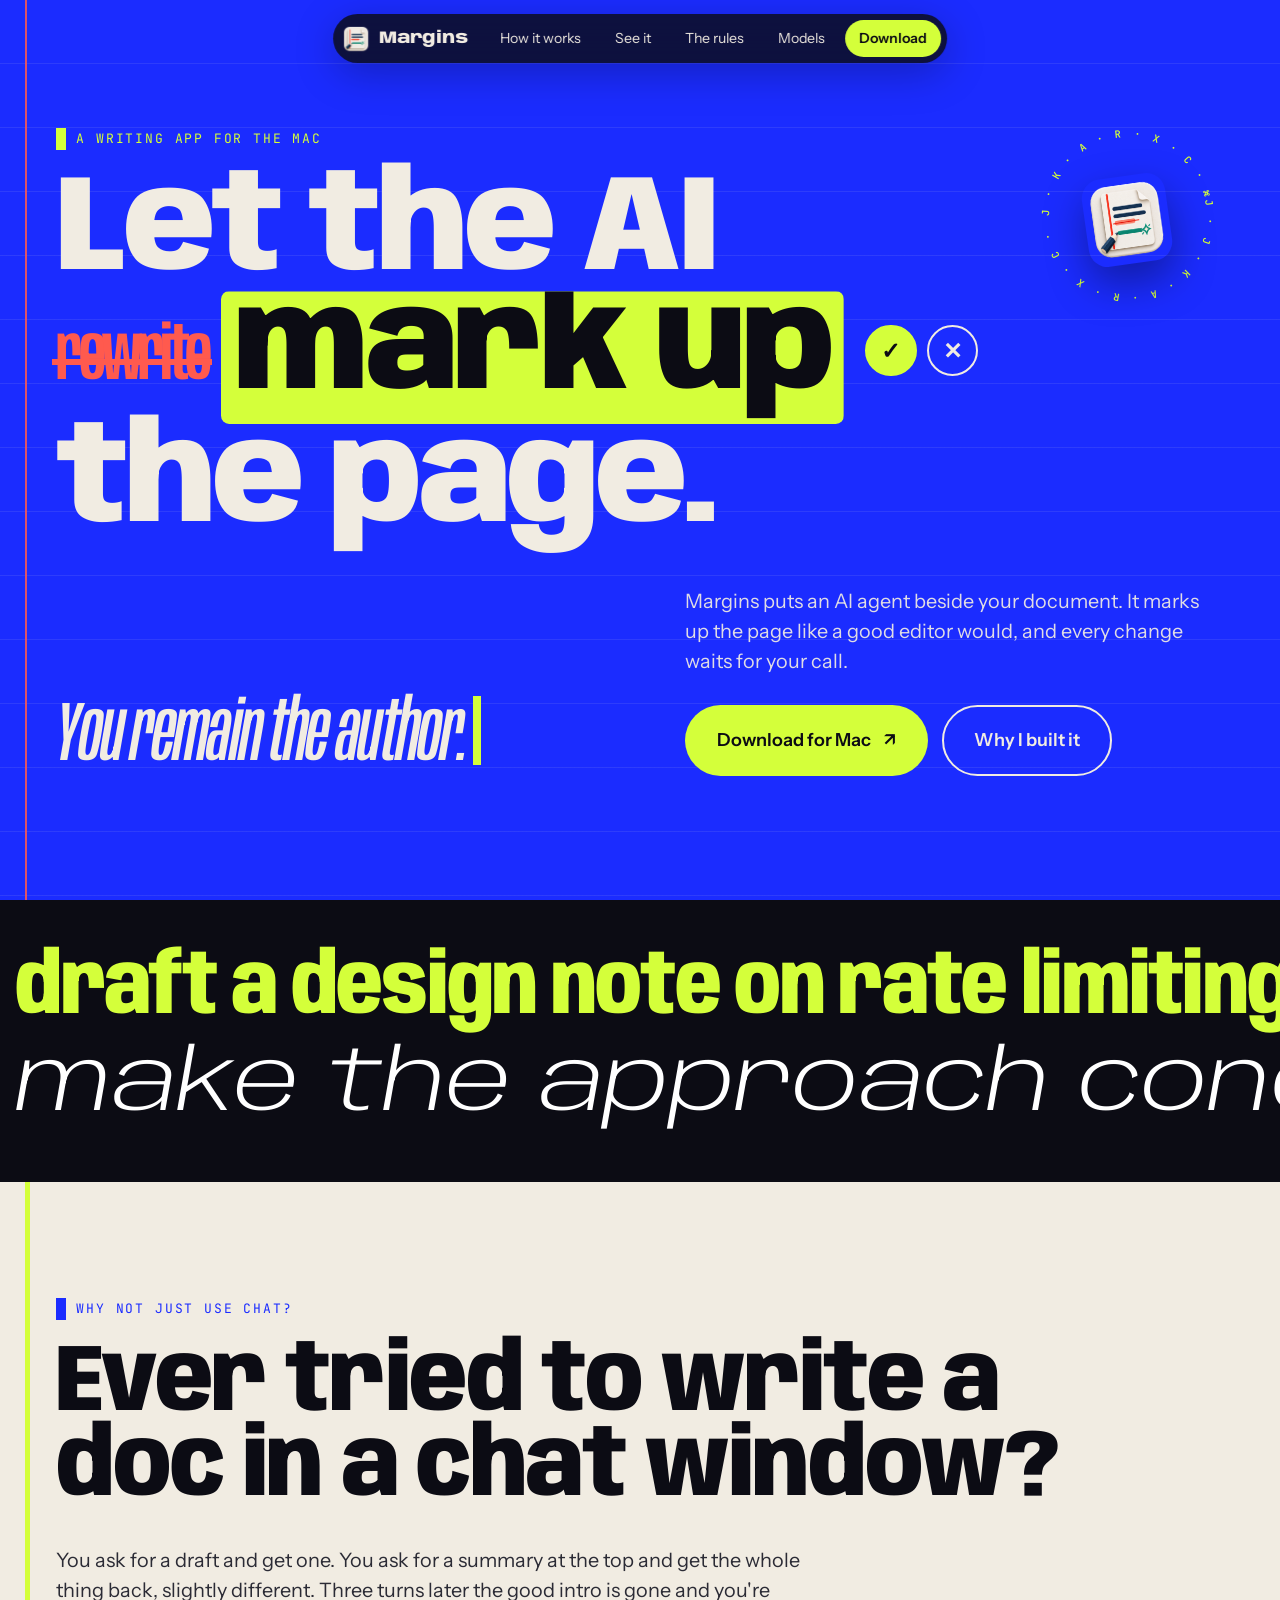
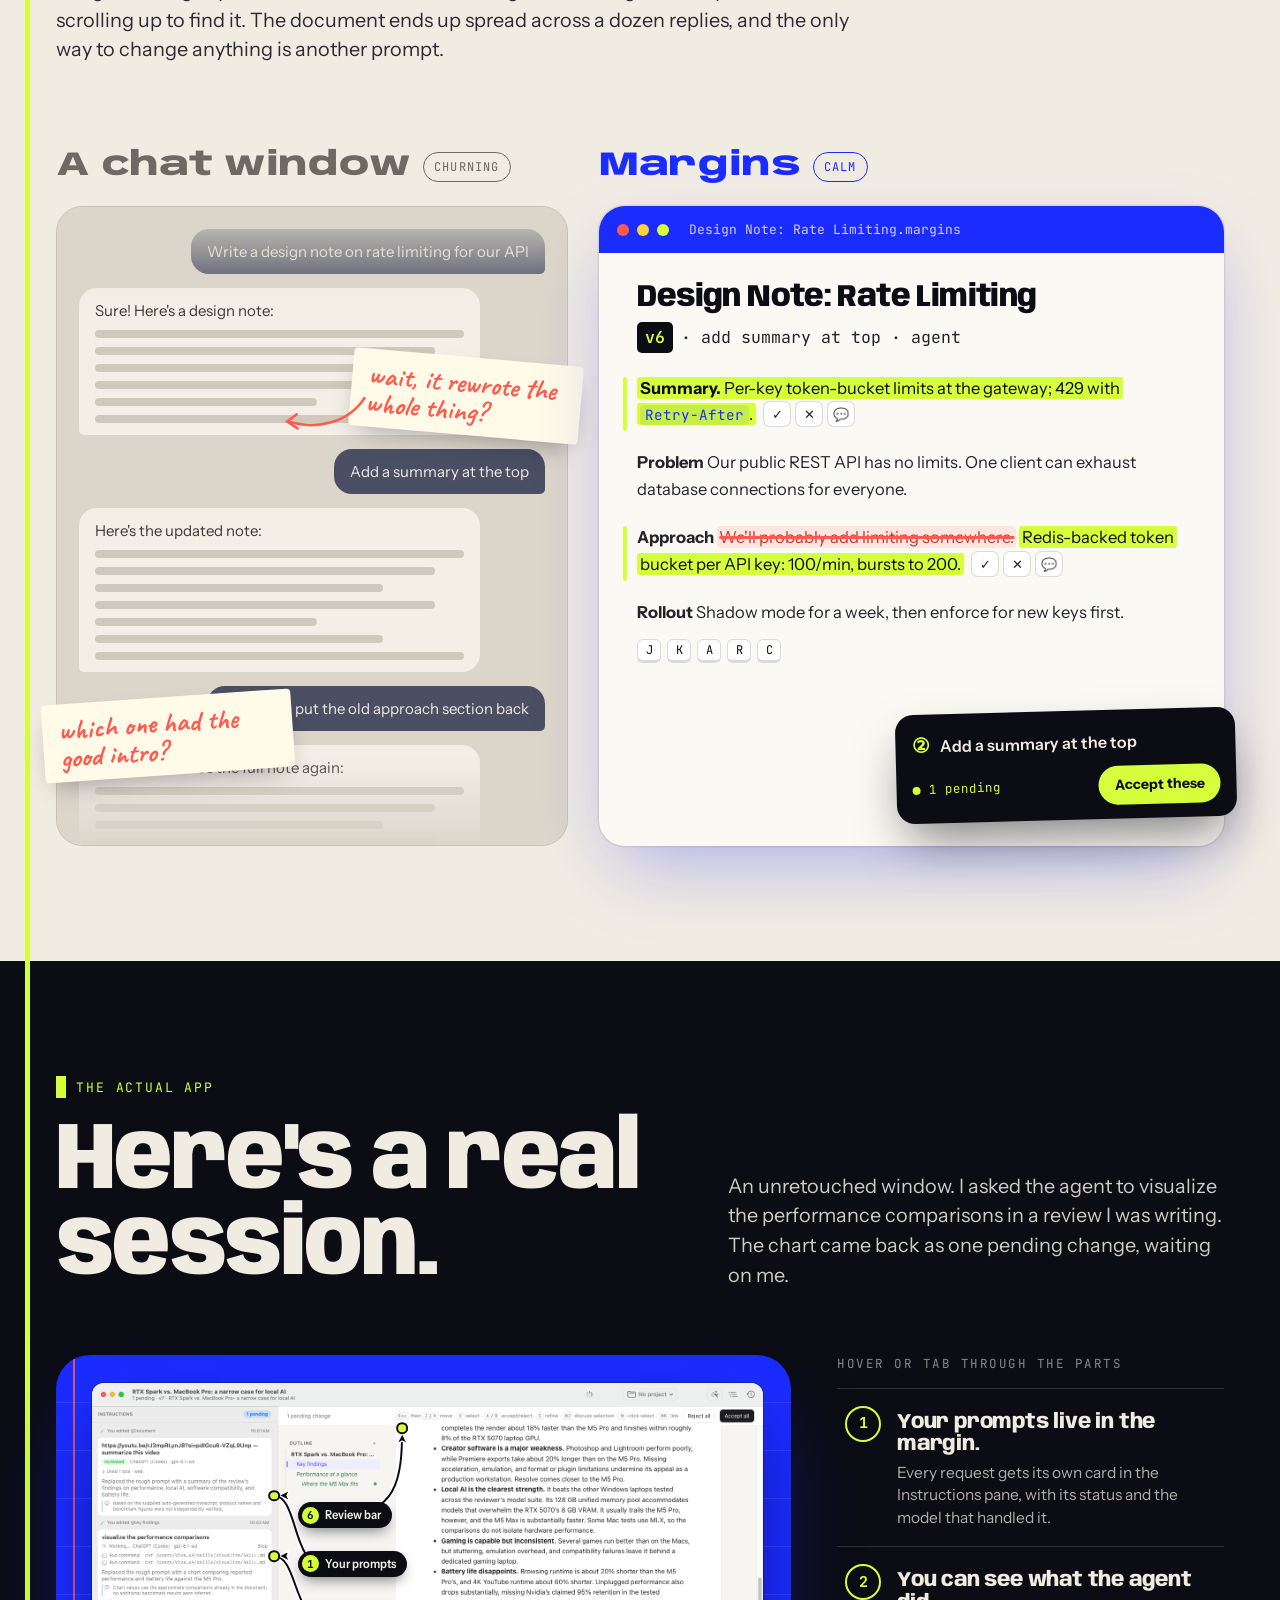
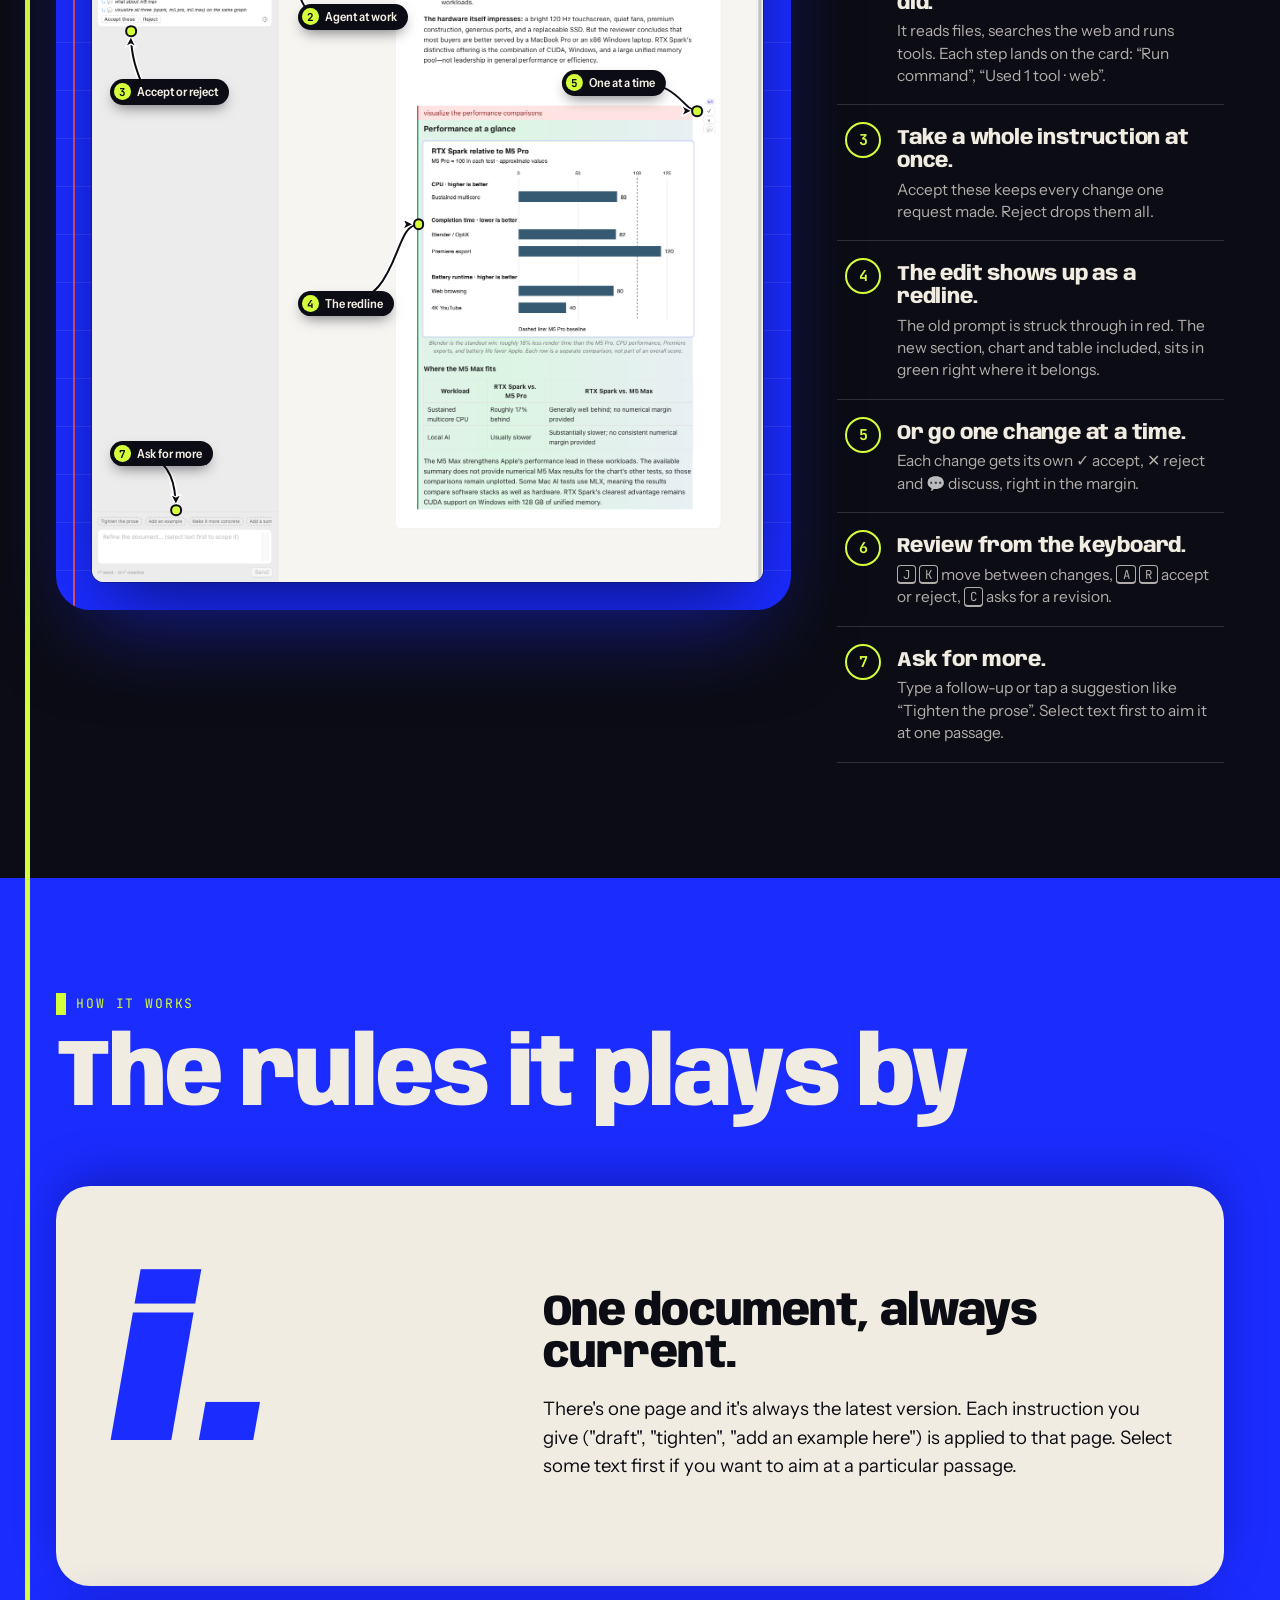
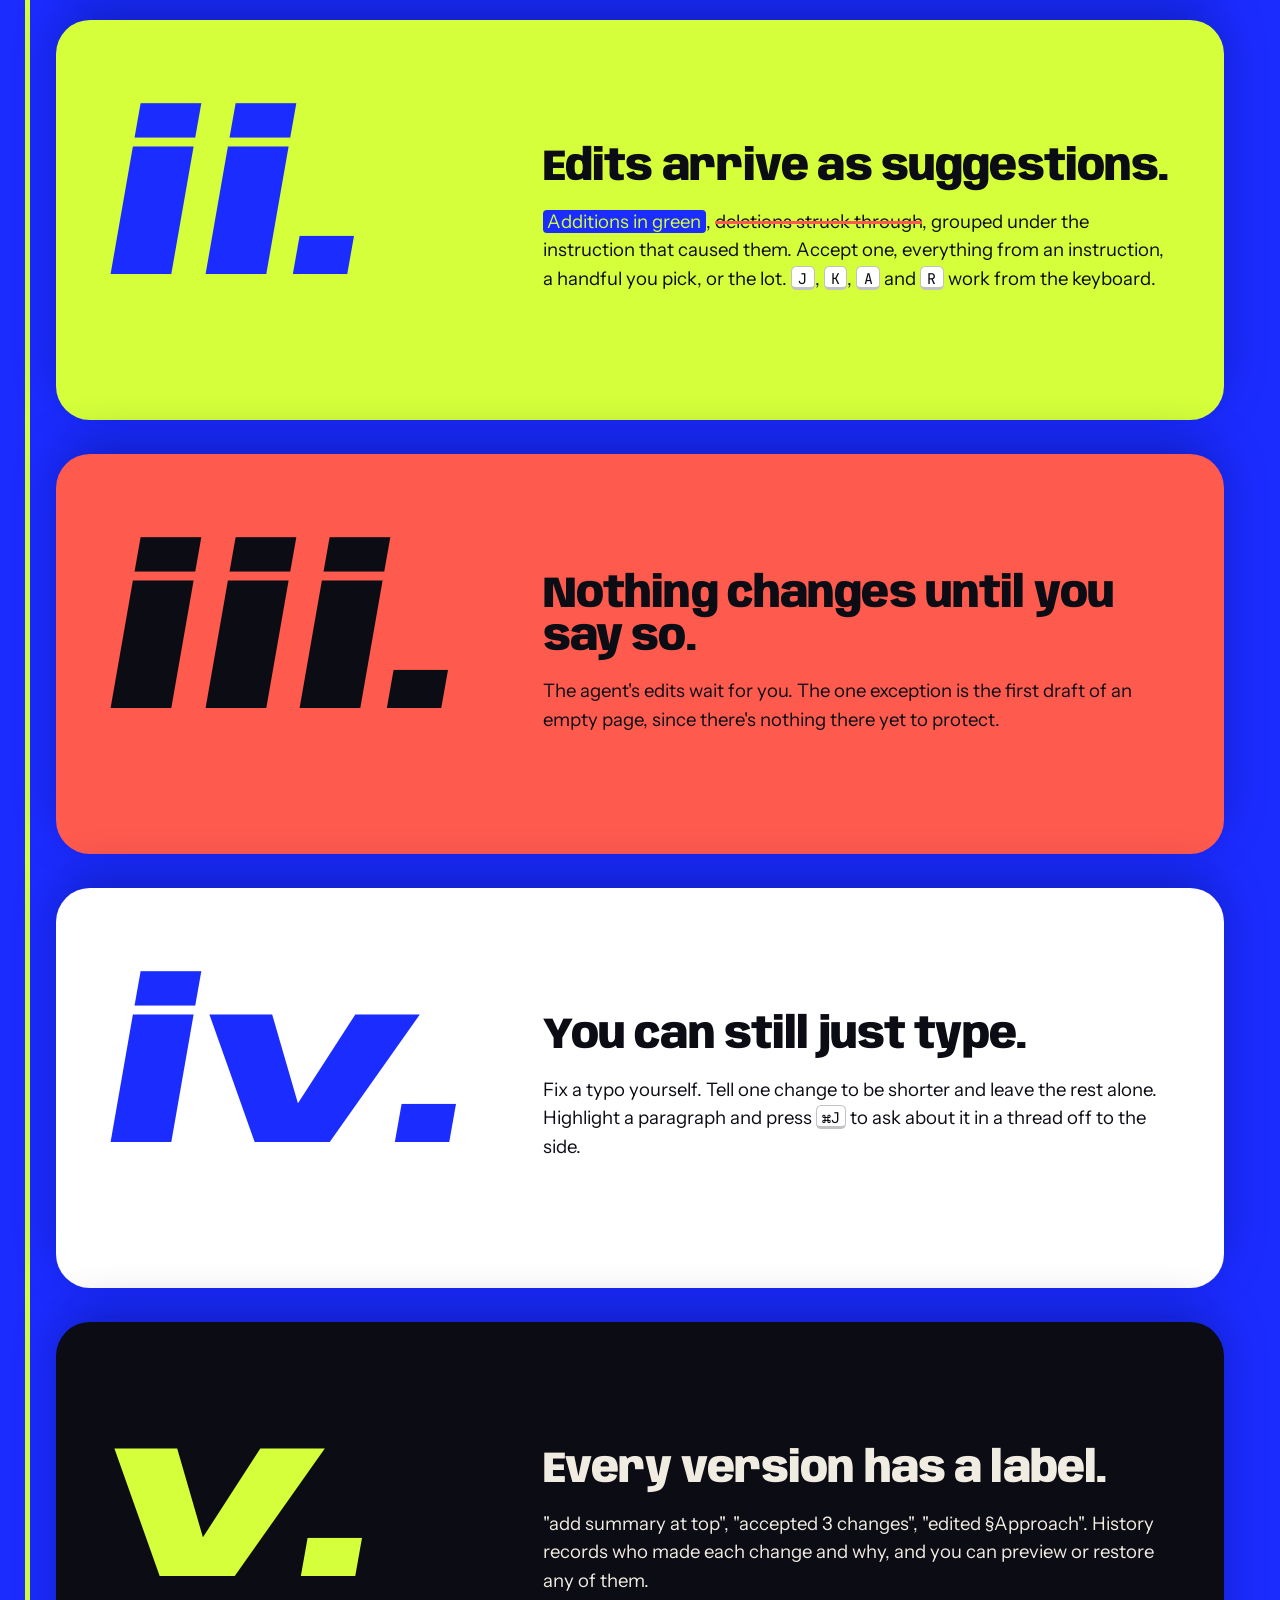
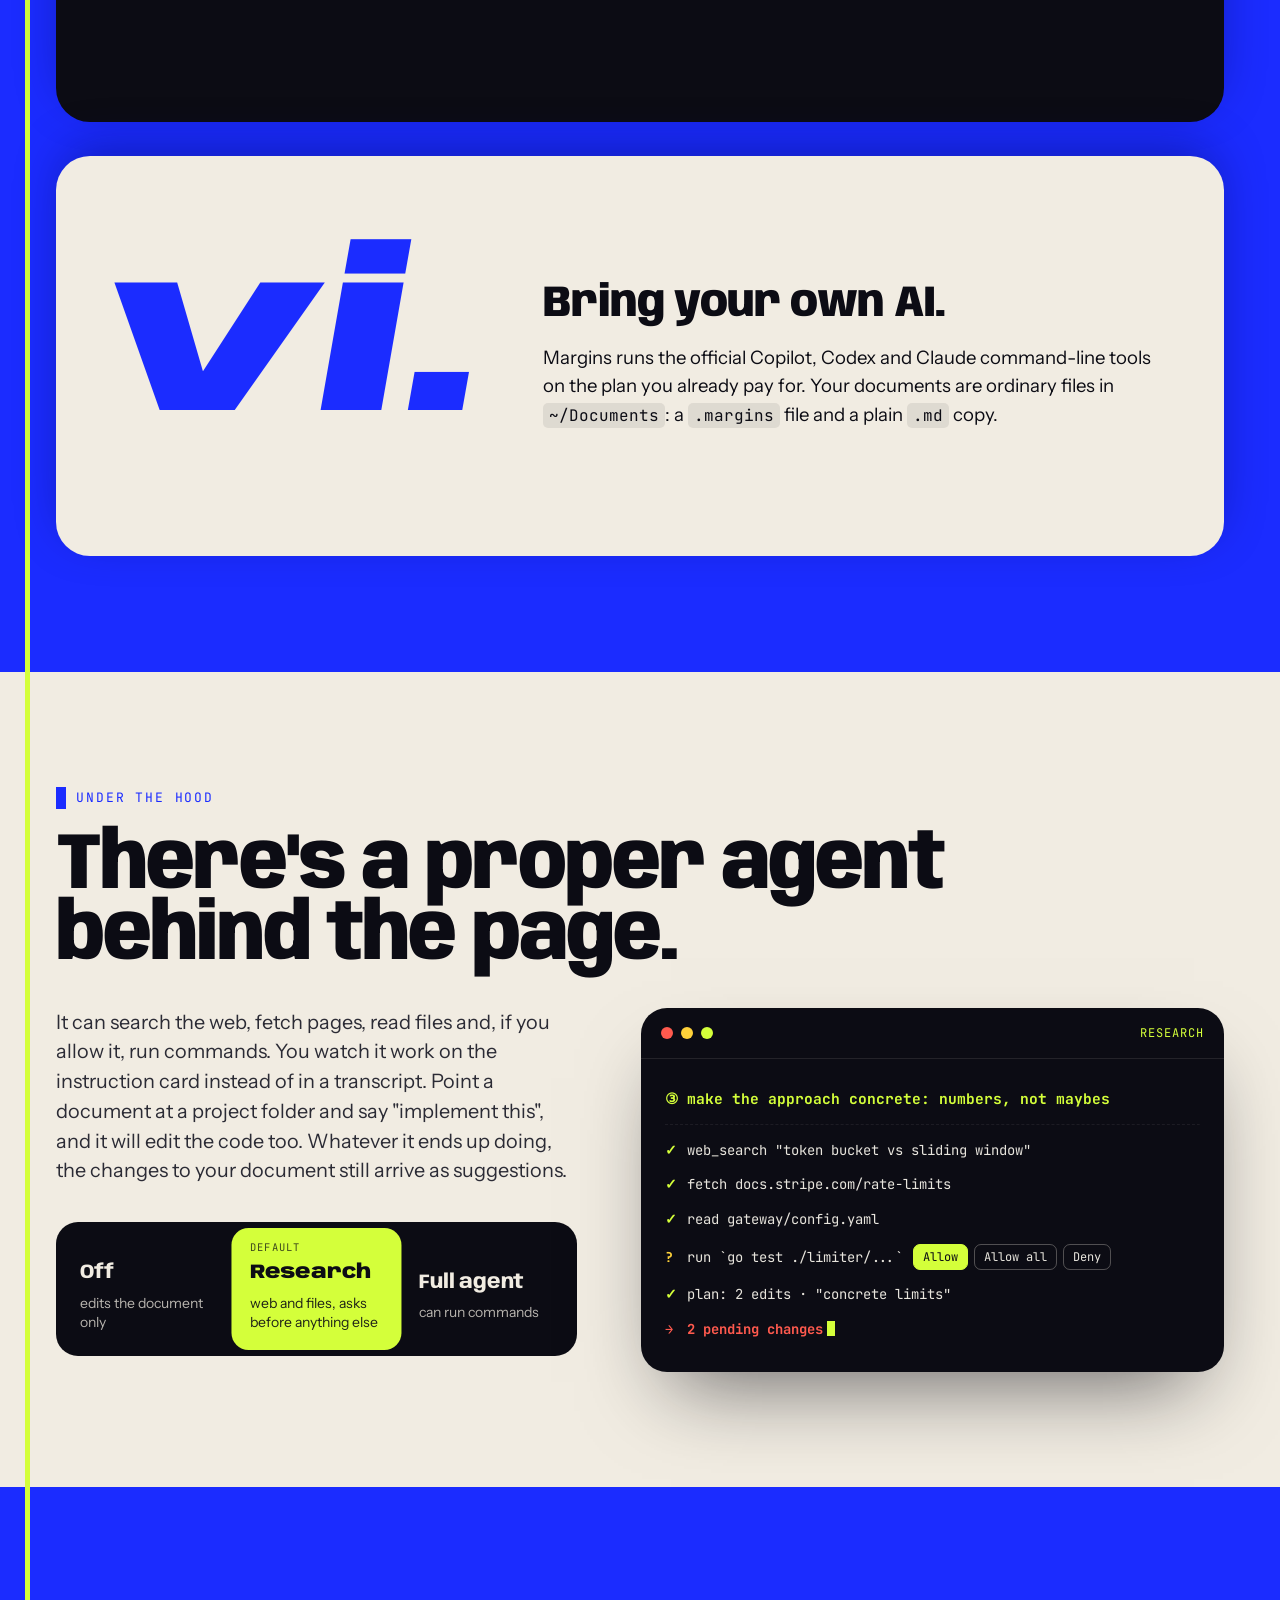
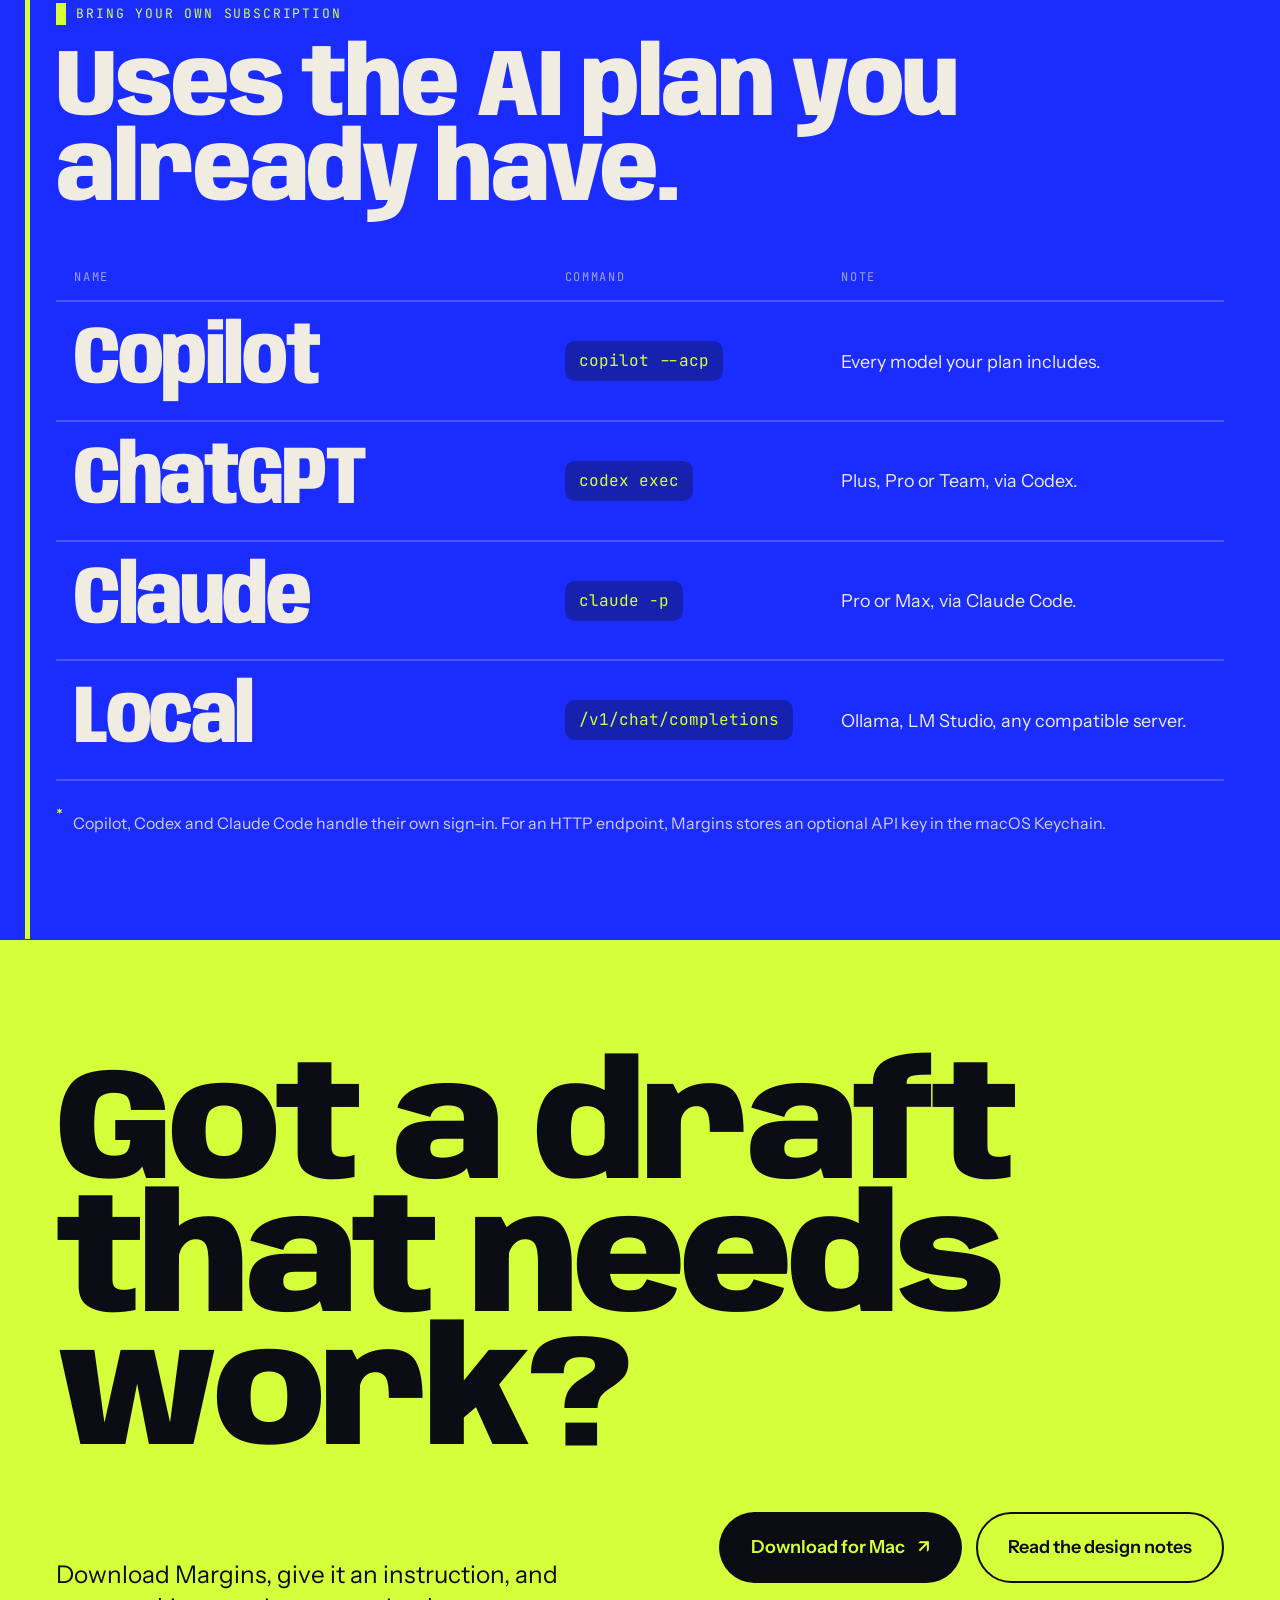
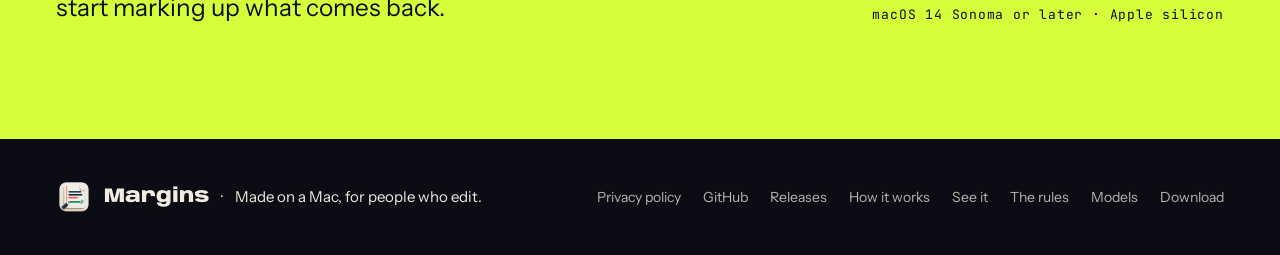
<file: site/index.html>
<!doctype html>
<html lang="en">
<head>
<meta charset="utf-8">
<meta name="viewport" content="width=device-width, initial-scale=1">
<title>Margins: a writing app for the Mac</title>
<meta name="description" content="A native Mac writing app with an AI agent beside your document. Review every edit as a tracked change. You remain the author.">
<link rel="canonical" href="https://getmargins.app/">
<meta property="og:type" content="website">
<meta property="og:title" content="Margins: a writing app for the Mac">
<meta property="og:description" content="Let the AI mark up the page. You remain the author.">
<meta property="og:url" content="https://getmargins.app/">
<meta property="og:image" content="https://getmargins.app/shots/app-review.png">
<link rel="icon" href="icon.png">
<link rel="preconnect" href="https://fonts.googleapis.com">
<link rel="preconnect" href="https://fonts.gstatic.com" crossorigin>
<link href="https://fonts.googleapis.com/css2?family=Anybody:ital,wdth,wght@0,50..150,100..900;1,50..150,100..900&family=Instrument+Sans:ital,wdth,wght@0,75..100,400..700;1,75..100,400..700&family=JetBrains+Mono:wght@400;600;700&family=Caveat:wght@600;700&display=swap" rel="stylesheet">
<style>
@property --w { syntax: '<number>'; inherits: true; initial-value: 100; }
@property --g { syntax: '<number>'; inherits: true; initial-value: 800; }

:root{
  --cobalt:#1b2cff;
  --cobalt-deep:#1220c9;
  --bone:#f1ece2;
  --lime:#d4ff3a;
  --coral:#ff5a4e;
  --ink:#0c0c14;
  --paper:#fbf9f4;
  --disp:'Anybody', 'Arial Black', sans-serif;
  --sans:'Instrument Sans', 'Helvetica Neue', Arial, sans-serif;
  --mono:'JetBrains Mono', ui-monospace, Menlo, monospace;
  --hand:'Caveat', 'Bradley Hand', cursive;
  --pad:clamp(20px, 4.4vw, 72px);
}
*{box-sizing:border-box}
html{scroll-behavior:smooth;-webkit-text-size-adjust:100%}
body{margin:0;background:var(--ink);color:var(--ink);font-family:var(--sans);font-size:18px;line-height:1.5;-webkit-font-smoothing:antialiased;overflow-x:hidden}
a{color:inherit}
button{font:inherit;color:inherit;cursor:pointer}
code,kbd{font-family:var(--mono);font-size:.86em}
::selection{background:var(--lime);color:var(--ink)}

.disp{font-family:var(--disp);font-variation-settings:"wdth" var(--w),"wght" var(--g);font-weight:normal}

/* ---------- progress + cursor ---------- */
.progress{position:fixed;top:0;left:0;height:4px;width:100%;transform-origin:0 50%;transform:scaleX(var(--p,0));background:var(--lime);z-index:60;mix-blend-mode:difference}
.cursor{position:fixed;left:0;top:0;width:18px;height:18px;margin:-9px 0 0 -9px;border-radius:50%;background:var(--lime);mix-blend-mode:difference;pointer-events:none;z-index:70;opacity:0;transition:width 0.34s,height 0.34s,margin 0.34s,opacity 0.41s}
.cursor.on{opacity:1}
.cursor.big{width:64px;height:64px;margin:-32px 0 0 -32px}

/* ---------- nav ---------- */
.nav{position:fixed;top:14px;left:50%;transform:translateX(-50%);z-index:50;display:flex;align-items:center;gap:6px;padding:6px 6px 6px 8px;background:rgba(12,12,20,.82);backdrop-filter:blur(14px);-webkit-backdrop-filter:blur(14px);border-radius:999px;color:var(--bone);box-shadow:0 10px 40px rgba(0,0,0,.25);white-space:nowrap}
.nav .brand{display:flex;align-items:center;gap:8px;text-decoration:none;padding:0 12px 0 0;font-family:var(--disp);font-variation-settings:"wdth" 112,"wght" 800;font-size:17px;letter-spacing:-.01em}
.nav .brand img{width:30px;height:30px;border-radius:8px}
.nav a.l{text-decoration:none;font-size:14px;padding:8px 14px;border-radius:999px;transition:background 0.27s,color 0.27s}
.nav a.l:hover{background:rgba(241,236,226,.12)}
.nav a.dl{background:var(--lime);color:var(--ink);font-weight:600}
.nav a.dl:hover{background:#fff}

/* ---------- shared ---------- */
section{position:relative}
.wrap{max-width:1360px;margin:0 auto;padding:0 var(--pad)}
.eyebrow{font-family:var(--mono);font-size:13px;letter-spacing:.14em;text-transform:uppercase;display:inline-flex;align-items:center;gap:10px;margin:0 0 22px}
.eyebrow::before{content:"";width:10px;height:22px;background:currentColor;display:inline-block;animation:blinkSoft 1.49s steps(1) infinite}
@keyframes blinkSoft{50%{opacity:.3}}
@keyframes blink{50%{opacity:0}}
.h2{font-size:clamp(46px, 7.4vw, 124px);line-height:.9;letter-spacing:-.025em;margin:0 0 34px;--w:88;--g:820}
.lede{font-size:clamp(18px,1.55vw,22px);line-height:1.5;max-width:40em}

/* heading-as-edit (insertion that gets accepted) */
.edit .wd{display:inline-block;position:relative;white-space:nowrap}
.edit .wd::before{content:"";position:absolute;inset:.06em -.05em .02em;background:var(--lime);z-index:-1;transform:scaleX(0);transform-origin:0 50%}
.edit{position:relative;z-index:0}
.edit.pre .wd{opacity:0;transform:translateY(.35em)}
.edit.play .wd{animation:wdIn 0.74s cubic-bezier(.2,.8,.2,1) both,insFg 2.56s cubic-bezier(.6,0,.2,1) both;animation-delay:calc(var(--i) * 94ms)}
.edit.play .wd::before{animation:insBg 2.56s cubic-bezier(.6,0,.2,1) both;animation-delay:calc(var(--i) * 94ms)}
.edit.play .wd{color:inherit}
@keyframes wdIn{from{opacity:0;transform:translateY(.35em)}to{opacity:1;transform:none}}
@keyframes insBg{0%{transform:scaleX(0);transform-origin:0 50%}25%{transform:scaleX(1);transform-origin:0 50%}70%{transform:scaleX(1);transform-origin:100% 50%}100%{transform:scaleX(0);transform-origin:100% 50%}}
.on-lime .edit .wd::before{background:var(--cobalt)}
.edit{--hlfg:var(--ink)}
.on-lime .edit{--hlfg:var(--bone)}
@keyframes insFg{16%,76%{color:var(--hlfg)}}

.reveal.pre{opacity:0;transform:translateY(40px)}
.reveal.play{animation:rise 1.08s cubic-bezier(.2,.8,.2,1) both}
@keyframes rise{from{opacity:0;transform:translateY(40px)}to{opacity:1;transform:none}}

/* change bar in the margin */
.cbar{position:absolute;left:calc(var(--pad) * .45);top:0;width:5px;height:100%;background:var(--lime);transform-origin:50% 0}
.cbar.pre{transform:scaleY(0)}
.cbar.play{animation:bar 1.62s cubic-bezier(.6,0,.2,1) both}
@keyframes bar{from{transform:scaleY(0)}to{transform:scaleY(1)}}

/* buttons */
.btn{display:inline-flex;align-items:center;gap:12px;padding:20px 30px;border-radius:999px;text-decoration:none;font-weight:600;font-size:18px;border:2px solid transparent;transition:background 0.34s,color 0.34s,border-color 0.34s;will-change:transform}
.btn .ar{display:inline-block;transition:transform 0.41s}
.btn:hover .ar{transform:translateY(3px)}
.btn.lime{background:var(--lime);color:var(--ink)}
.btn.lime:hover{background:#fff}
.btn.ghost{border-color:currentColor}
.btn.ghost:hover{background:var(--bone);color:var(--cobalt)}
.btn.ink{background:var(--ink);color:var(--lime)}
.btn.ink:hover{background:var(--cobalt);color:#fff}
.btn.ghost-ink{border-color:var(--ink);color:var(--ink)}
.btn.ghost-ink:hover{background:var(--ink);color:var(--lime)}

/* ---------- hero ---------- */
.hero{background:var(--cobalt);color:var(--bone);min-height:min(100vh, 1000px);padding:128px 0 72px;overflow:hidden;
  background-image:repeating-linear-gradient(to bottom, transparent 0 63px, rgba(241,236,226,.09) 63px 64px);}
.hero::before{content:"";position:absolute;top:0;bottom:0;left:calc(var(--pad) * .45);width:2px;background:var(--coral);opacity:.85}
.hero .eyebrow{color:var(--lime)}
.h1{font-size:clamp(58px, 10.6vw, 172px);line-height:.88;letter-spacing:-.035em;margin:0;--w:96;--g:860;position:relative;z-index:1}
.h1 .ln{display:block}
.h1 .wd{display:inline-block}
.hdel{display:inline-block;position:relative;text-decoration:none;color:var(--coral);font-size:.56em;--w:64;--g:560;vertical-align:.3em;max-width:7em;margin-right:.18em;transition:max-width 0.94s cubic-bezier(.6,0,.2,1),opacity 0.68s,font-size 0.81s cubic-bezier(.6,0,.2,1),--w 0.81s,--g 0.81s,color 0.54s,margin 0.81s;white-space:nowrap;overflow:visible}
.hdel::after{content:"";position:absolute;left:-.06em;right:-.06em;top:50%;height:.085em;background:var(--coral);transform-origin:0 50%;transition:transform 0.68s cubic-bezier(.6,0,.2,1)}
.hins{display:inline-block;text-decoration:none;background:var(--lime);color:var(--ink);padding:0 .1em .1em;border-radius:.06em;max-width:6em;white-space:nowrap;overflow:hidden;vertical-align:bottom;transition:max-width 0.94s cubic-bezier(.6,0,.2,1),background 0.68s,color 0.68s,padding 0.68s,opacity 0.54s;clip-path:inset(0 0 0 0)}
.hctl{display:inline-flex;gap:10px;vertical-align:.32em;margin-left:.16em;transition:opacity 0.41s,transform 0.54s}
.hctl button{width:clamp(42px,4vw,62px);height:clamp(42px,4vw,62px);border-radius:50%;border:2px solid var(--bone);background:transparent;color:var(--bone);font-size:clamp(18px,1.8vw,26px);font-family:var(--sans);font-weight:700;display:grid;place-items:center;transition:background 0.27s,color 0.27s,transform 0.27s}
.hctl button.ok{background:var(--lime);border-color:var(--lime);color:var(--ink);animation:pulse 3.24s ease-in-out infinite}
.hctl button:hover{transform:scale(1.1)}
.hctl button.no:hover{background:var(--coral);border-color:var(--coral);color:var(--ink)}
.hctl button.undo{display:none}
@keyframes pulse{0%,100%{box-shadow:0 0 0 0 rgba(212,255,58,.6)}50%{box-shadow:0 0 0 14px rgba(212,255,58,0)}}
/* pre-animation states (JS only) */
.h1.s0 .wd{opacity:0;transform:translateY(.4em)}
.h1.s0 .hdel{font-size:1em;--w:96;--g:860;color:var(--bone);vertical-align:0}
.h1.s0 .hdel::after,.h1.s1 .hdel::after{transform:scaleX(0)}
.h1.s0 .hins,.h1.s1 .hins,.h1.s2 .hins{max-width:0;padding:0;}
.h1.s0 .hctl,.h1.s1 .hctl,.h1.s2 .hctl{opacity:0;transform:scale(.4)}
.h1.s1 .hdel{font-size:1em;--w:96;--g:860;color:var(--coral);vertical-align:0}
.h1 .wd{transition:opacity 0.81s cubic-bezier(.2,.8,.2,1),transform 0.81s cubic-bezier(.2,.8,.2,1);transition-delay:calc(var(--i,0) * 108ms)}
/* accepted / rejected */
.h1.accepted .hdel{max-width:0;opacity:0;margin-right:0}
.h1.accepted .hins{background:transparent;color:var(--bone);padding:0}
.h1.rejected .hins{max-width:0;padding:0;opacity:0}
.h1.rejected .hdel{font-size:1em;--w:96;--g:860;color:var(--bone);vertical-align:0}
.h1.rejected .hdel::after{transform:scaleX(0)}
.h1.accepted .hctl .ok,.h1.accepted .hctl .no,.h1.rejected .hctl .ok,.h1.rejected .hctl .no{display:none}
.h1.accepted .hctl .undo,.h1.rejected .hctl .undo{display:grid;border-color:rgba(241,236,226,.4);color:rgba(241,236,226,.7);width:clamp(34px,3vw,46px);height:clamp(34px,3vw,46px);font-size:clamp(16px,1.4vw,20px)}

.hero-top{display:flex;justify-content:space-between;align-items:flex-start;gap:24px}
.ring{position:absolute;right:var(--pad);top:120px;width:clamp(150px,15vw,230px);aspect-ratio:1;z-index:0}
.ring svg{width:100%;height:100%;animation:spin 29.7s linear infinite}
.ring text{font-family:var(--mono);font-size:10.5px;letter-spacing:.32em;fill:var(--lime);font-weight:600}
.ring img{position:absolute;inset:28%;width:44%;height:44%;border-radius:22%;box-shadow:0 18px 40px rgba(0,0,0,.35);transform:rotate(-8deg)}
@keyframes spin{to{transform:rotate(360deg)}}
.hero-bottom{display:grid;grid-template-columns:1.05fr 1fr;gap:clamp(24px,5vw,80px);align-items:end;margin-top:clamp(28px,3.4vw,52px)}
.stays{font-size:clamp(44px,6.6vw,108px);line-height:.92;margin:0;--w:58;--g:420;font-style:italic;letter-spacing:-.02em;color:var(--bone)}
.stays .caret{display:inline-block;width:.09em;height:.82em;background:var(--lime);vertical-align:-.06em;margin-left:.06em;animation:blink 1.42s steps(1) infinite}
.hero .lede{margin:0 0 28px;color:rgba(241,236,226,.92)}
.hero .ctas{display:flex;gap:14px;flex-wrap:wrap}

/* ---------- ticker ---------- */
.ticker{background:var(--ink);padding:44px 0 50px;overflow:hidden}
.trow{display:flex;width:max-content;white-space:nowrap;animation:marq 64.8s linear infinite}
.trow.r2{animation-direction:reverse;animation-duration:75.6s;margin-top:6px}
.trow span{font-family:var(--disp);font-size:clamp(46px,6.6vw,108px);line-height:1.08;letter-spacing:-.02em;padding:0 .18em;font-variation-settings:"wdth" var(--w),"wght" var(--g);--w:80;--g:800;transition:--w 0.54s,--g 0.54s}
.trow span:nth-of-type(odd){color:var(--lime)}
.trow span:nth-of-type(even){color:#fff}
.trow.r2 span{font-style:italic;--w:130;--g:300}
.trow.r2 span:nth-of-type(odd){color:#fff}
.trow.r2 span:nth-of-type(even){color:var(--lime)}
.trow i{font-style:normal;color:var(--coral);font-family:var(--sans);font-size:clamp(28px,3.4vw,54px);align-self:center;padding:0 .3em}
.trow span:hover{--w:150;--g:900}
.trow.r2 span:hover{--w:50;--g:900}
.ticker:hover .trow{animation-play-state:paused}
@keyframes marq{to{transform:translateX(-50%)}}

/* ---------- problem ---------- */
.problem{background:var(--bone);padding:clamp(80px,9vw,150px) 0 clamp(80px,9vw,140px)}
.problem .eyebrow{color:var(--cobalt)}
.problem .h2{max-width:11.5em}
.problem .lede{color:#2b2b35}
.split{display:grid;grid-template-columns:1fr 1.22fr;gap:clamp(18px,2.4vw,36px);margin-top:clamp(48px,6vw,84px);align-items:stretch}
.pane-label{font-family:var(--disp);font-variation-settings:"wdth" 130,"wght" 800;font-size:clamp(26px,2.6vw,40px);letter-spacing:-.01em;margin:0 0 14px;display:flex;align-items:center;gap:12px}
.pane-label .tag{font-family:var(--mono);font-size:12px;font-variation-settings:normal;letter-spacing:.1em;text-transform:uppercase;padding:5px 10px;border-radius:99px;border:1.5px solid currentColor}
.chat-col .pane-label{color:#6d6a63}
.doc-col .pane-label{color:var(--cobalt)}
.chat{position:relative;height:640px;border-radius:26px;background:#dcd6ca;overflow:hidden;border:1.5px solid #c9c2b4}
.chat::before,.chat::after{content:"";position:absolute;left:0;right:0;height:90px;z-index:2;pointer-events:none}
.chat::before{top:0;border-radius:26px 26px 0 0;background:linear-gradient(#dcd6ca,rgba(220,214,202,0))}
.chat::after{bottom:0;border-radius:0 0 26px 26px;background:linear-gradient(rgba(220,214,202,0),#dcd6ca)}
.churn{padding:22px;animation:churn 35.1s linear infinite}
.churn-set{display:flex;flex-direction:column;gap:14px;padding-bottom:14px}
@keyframes churn{to{transform:translateY(-50%)}}
.bub{max-width:86%;padding:12px 16px;border-radius:18px;font-size:15px;line-height:1.4}
.bub.u{align-self:flex-end;background:#4a4f63;color:#f1ece2;border-bottom-right-radius:5px}
.bub.a{align-self:flex-start;background:#f3efe7;color:#3d3b37;border-bottom-left-radius:5px;width:86%}
.bub.a .gl{display:block;height:8px;border-radius:4px;background:#cfc9bd;margin-top:9px}
.bub.a .gl:nth-child(2n){width:92%}.bub.a .gl:nth-child(3n){width:78%}.bub.a .gl:nth-child(5n){width:60%}
.note{position:absolute;z-index:3;font-family:var(--hand);font-weight:700;color:var(--coral);font-size:clamp(25px,2.2vw,31px);line-height:1;pointer-events:none;background:#fffbe8;padding:12px 16px 10px;border-radius:4px;box-shadow:0 12px 26px -10px rgba(12,12,20,.35)}
.note svg{position:absolute;stroke:var(--coral);fill:none;stroke-width:2.6;stroke-linecap:round}
.note.n1{top:150px;right:-14px;transform:rotate(5deg);max-width:230px}
.note.n1 svg{left:-70px;top:40px}
.note.n2{bottom:70px;left:-14px;transform:rotate(-4deg);max-width:250px}
.note.n2 svg{right:-76px;top:-14px}
.chat-col{position:relative}
.chat{overflow:visible}
.churn-clip{position:absolute;inset:0;overflow:hidden;border-radius:26px}

.doc-col{position:relative}
.win{position:relative;height:640px;border-radius:26px;background:var(--paper);box-shadow:0 30px 80px -20px rgba(27,44,255,.35),0 0 0 1.5px rgba(12,12,20,.08);overflow:hidden;display:flex;flex-direction:column}
.chrome{display:flex;align-items:center;gap:8px;padding:14px 18px;background:var(--cobalt);color:var(--bone);font-size:13px}
.chrome i{width:12px;height:12px;border-radius:50%;background:rgba(241,236,226,.35);display:inline-block}
.chrome i:first-child{background:var(--coral)}.chrome i:nth-child(2){background:#ffd23a}.chrome i:nth-child(3){background:var(--lime)}
.chrome .fn{margin-left:12px;font-family:var(--mono);opacity:.85}
.doc{padding:30px clamp(22px,3vw,44px) 120px;overflow:hidden;flex:1}
.doc h3{font-family:var(--disp);font-variation-settings:"wdth" 92,"wght" 800;font-size:clamp(26px,2.4vw,36px);letter-spacing:-.02em;line-height:1;margin:0 0 8px}
.meta{font-family:var(--mono);font-size:12px;color:#77736b;margin:0 0 22px;display:flex;gap:8px;align-items:center;flex-wrap:wrap}
.meta b{background:var(--ink);color:var(--lime);font-weight:600;padding:2px 8px;border-radius:5px}
.doc p{font-size:16.5px;line-height:1.6;margin:0 0 14px;color:#24232a}
.doc p strong{font-weight:700}
.doc ins{text-decoration:none;background:var(--lime);color:var(--ink);padding:1px 3px;border-radius:3px;box-decoration-break:clone;-webkit-box-decoration-break:clone;transition:background 0.54s,opacity 0.54s,font-size 0.54s}
.doc del{color:#c8372c;text-decoration:line-through;text-decoration-color:var(--coral);text-decoration-thickness:2.5px;background:rgba(255,90,78,.12);border-radius:3px;padding:1px 2px;transition:opacity 0.54s}
.doc code{white-space:nowrap;background:rgba(27,44,255,.08);padding:1px 5px;border-radius:4px;color:var(--cobalt)}
.hunk{position:relative;border-radius:10px;margin:0 -12px 6px;padding:8px 12px 2px;transition:background 0.41s,box-shadow 0.41s}
.hunk::before{content:"";position:absolute;left:-2px;top:10px;bottom:12px;width:4px;border-radius:2px;background:var(--lime);transition:opacity 0.41s}
.hunk.focus{background:rgba(27,44,255,.06);box-shadow:inset 0 0 0 1.5px rgba(27,44,255,.25)}
.ctl{display:inline-flex;gap:4px;vertical-align:1px;margin-left:4px;white-space:nowrap}
.ctl button{width:28px;height:26px;border-radius:7px;border:1.5px solid rgba(12,12,20,.15);background:#fff;font-size:13px;line-height:1;display:inline-grid;place-items:center;padding:0;transition:background 0.27s,color 0.27s,transform 0.27s}
.ctl button:hover{transform:translateY(-2px)}
.ctl .ok:hover{background:var(--lime);border-color:var(--lime)}
.ctl .no:hover{background:var(--coral);border-color:var(--coral);color:#fff}
.ctl .rf:hover{background:var(--cobalt);border-color:var(--cobalt)}
.hunk.done::before{opacity:0}
.hunk.done .ctl{display:none}
.hunk.accepted del,.hunk.rejected ins{display:none}
.hunk.accepted ins,.hunk.rejected del{background:transparent;color:inherit;text-decoration:none;padding:0}
.hunk.flash{animation:flash 1.22s ease}
@keyframes flash{0%{background:rgba(212,255,58,.6)}100%{background:transparent}}
.refine{display:none;margin:4px 0 12px;align-items:center;gap:8px;background:#fff;border:1.5px solid var(--cobalt);border-radius:12px;padding:6px 6px 6px 12px;box-shadow:0 10px 24px -10px rgba(27,44,255,.4)}
.refine.open{display:flex}
.refine input{flex:1;border:0;outline:0;font:inherit;font-size:14px;background:transparent;min-width:0}
.refine button{border:0;border-radius:8px;background:var(--cobalt);color:#fff;font-size:13px;padding:6px 10px}
.icard{position:absolute;right:clamp(-14px,-1vw,0px);bottom:26px;z-index:4;width:min(340px,86%);background:var(--ink);color:var(--bone);border-radius:18px;padding:16px 16px 14px;box-shadow:0 24px 50px -12px rgba(12,12,20,.55);transform:rotate(-1.5deg);animation:bob 8.1s ease-in-out infinite}
@keyframes bob{50%{transform:rotate(-1.5deg) translateY(-6px)}}
.icard .t{display:flex;gap:10px;align-items:baseline;font-weight:600;font-size:16px;margin:0 0 10px}
.icard .t span:first-child{color:var(--lime);font-size:20px}
.icard .r{display:flex;justify-content:space-between;align-items:center;gap:10px}
.icard .pend{font-family:var(--mono);font-size:12.5px;color:var(--lime);display:flex;align-items:center;gap:8px}
.icard .pend::before{content:"";width:8px;height:8px;border-radius:50%;background:var(--lime);animation:blink 1.62s steps(1) infinite}
.icard.clear .pend{color:rgba(241,236,226,.55)}
.icard.clear .pend::before{background:rgba(241,236,226,.4);animation:none}
.icard button{border:0;background:var(--lime);color:var(--ink);font-weight:700;font-size:14px;border-radius:999px;padding:9px 16px;transition:transform 0.27s,background 0.27s}
.icard button:hover{transform:scale(1.05);background:#fff}
.icard button:disabled{opacity:.35;cursor:default;transform:none;background:var(--lime)}
.keys{font-family:var(--mono);font-size:12px;color:#6d6a63;margin-top:14px;display:flex;gap:6px;align-items:center;flex-wrap:wrap}
.keys kbd{display:inline-grid;place-items:center;min-width:24px;height:24px;padding:0 6px;border-radius:6px;background:#fff;border:1.5px solid rgba(12,12,20,.15);border-bottom-width:3px;color:var(--ink);font-size:12px}

/* ---------- see it: the real app ---------- */
.see{background:var(--ink);color:var(--bone);padding:clamp(80px,9vw,150px) 0 clamp(80px,9vw,140px)}
.see .eyebrow{color:var(--lime)}
.see .h2{max-width:11em}
.see-head{display:grid;grid-template-columns:1.25fr 1fr;gap:clamp(24px,4vw,64px);align-items:end}
.see-head .h2{margin:0}
.see .lede{color:rgba(241,236,226,.86);margin:0}
.see-grid{display:grid;grid-template-columns:minmax(0,1.9fr) minmax(300px,1fr);gap:clamp(28px,3.6vw,60px);align-items:start;margin-top:clamp(40px,5vw,72px)}
.stage{position:relative;overflow:hidden;background:var(--cobalt);border-radius:34px;padding:clamp(14px,2.2vw,34px) clamp(14px,2.2vw,34px) clamp(14px,2.2vw,34px) clamp(18px,2.8vw,44px);background-image:repeating-linear-gradient(to bottom, transparent 0 47px, rgba(241,236,226,.1) 47px 48px);box-shadow:0 40px 90px -30px rgba(27,44,255,.55)}
.stage::before{content:"";position:absolute;top:0;bottom:0;left:clamp(7px,1.3vw,22px);width:2px;background:var(--coral);opacity:.85}
.shot{position:relative;container-type:inline-size;border-radius:12px;overflow:hidden;background:#efede9;box-shadow:0 30px 70px -20px rgba(5,8,60,.75),0 0 0 1px rgba(12,12,20,.3)}
.shot img{display:block;width:100%;height:auto}
.shot svg{position:absolute;inset:0;width:100%;height:100%;pointer-events:none;z-index:1;overflow:visible}
.shot .dim{fill:rgba(12,12,20,.64);opacity:0;transition:opacity 0.54s}
.shot.is-on .dim{opacity:1}
.shot .hl{fill:none;opacity:0;transition:opacity 0.41s,x 0.68s cubic-bezier(.6,0,.2,1),y 0.68s cubic-bezier(.6,0,.2,1),width 0.68s cubic-bezier(.6,0,.2,1),height 0.68s cubic-bezier(.6,0,.2,1)}
.shot .hole{transition:x 0.68s cubic-bezier(.6,0,.2,1),y 0.68s cubic-bezier(.6,0,.2,1),width 0.68s cubic-bezier(.6,0,.2,1),height 0.68s cubic-bezier(.6,0,.2,1)}
.shot .hl.o{stroke:var(--ink);stroke-width:13}
.shot .hl.i{stroke:var(--lime);stroke-width:6}
.shot.is-on .hl{opacity:1}
.shot .ld{transition:opacity 0.41s}
.shot .ld path{fill:none;stroke-linecap:round;stroke-linejoin:round}
.shot .ld .h{stroke:#fff;stroke-width:12;opacity:.9}
.shot .ld .l{stroke:var(--ink);stroke-width:4.5;marker-end:url(#seeAh)}
.shot.is-on .ld{opacity:.16}
.shot.is-on .ld.on{opacity:1}
.shot .ld.on .h{stroke:var(--ink);opacity:1}
.shot .ld.on .l{stroke:var(--lime);marker-end:url(#seeAhOn)}
.shot .ld.on path{stroke-dasharray:1;animation:ldraw 1.01s cubic-bezier(.6,0,.2,1) both}
@keyframes ldraw{from{stroke-dashoffset:1}to{stroke-dashoffset:0}}
.shot .pin{position:absolute;left:calc(var(--x) / 1520 * 100%);top:calc(var(--y) / 1811 * 100%)}
.shot .hot{z-index:2;width:1.75cqw;height:1.75cqw;min-width:11px;min-height:11px;transform:translate(-50%,-50%);border-radius:50%;background:var(--lime);border:2px solid var(--ink);color:var(--ink);font:700 0/1 var(--mono);display:grid;place-items:center;cursor:pointer;animation:hot 2.97s ease-out infinite}
.shot .hot:nth-of-type(2n){animation-delay:-0.94s}
.shot .hot:nth-of-type(3n){animation-delay:-1.89s}
@keyframes hot{0%{box-shadow:0 0 0 0 rgba(212,255,58,1),0 0 0 0 rgba(12,12,20,.45)}100%{box-shadow:0 0 0 1.6cqw rgba(212,255,58,0),0 0 0 2.1cqw rgba(12,12,20,0)}}
.shot.is-on .hot{opacity:.35}
.shot.is-on .hot.on{opacity:1}
.shot .tag{z-index:3;transform:translateY(-50%);display:inline-flex;align-items:center;gap:.5em;padding:.36em .85em .36em .36em;border-radius:999px;background:var(--ink);color:var(--bone);font-family:var(--sans);font-weight:600;font-stretch:90%;font-size:1.85cqw;line-height:1.1;white-space:nowrap;cursor:pointer;box-shadow:0 .5em 1.1em -.35em rgba(12,12,20,.55);transition:opacity 0.41s,background 0.34s,color 0.34s}
.shot .tag.r{transform:translate(-100%,-50%)}
.shot .tag .n{display:grid;place-items:center;width:1.55em;height:1.55em;border-radius:50%;background:var(--lime);color:var(--ink);font-family:var(--mono);font-weight:700;font-size:.88em}
.shot.is-on .tag{opacity:.3}
.shot.is-on .tag.on{opacity:1;background:var(--lime);color:var(--ink)}
.shot .tag.on .n{background:var(--ink);color:var(--lime)}
.see-hint{font-family:var(--mono);font-size:12.5px;letter-spacing:.12em;text-transform:uppercase;color:rgba(241,236,226,.55);margin:0 0 14px}
.see-side{position:sticky;top:96px}
.see-list{list-style:none;margin:0;padding:0;counter-reset:none}
.see-list li{border-top:1.5px solid rgba(241,236,226,.16)}
.see-list li:last-child{border-bottom:1.5px solid rgba(241,236,226,.16)}
.see-list button{display:grid;grid-template-columns:auto 1fr;column-gap:16px;align-items:start;width:100%;text-align:left;background:transparent;border:0;padding:15px 14px 15px 8px;margin:2px 0;border-radius:18px;color:var(--bone);transition:background 0.34s,color 0.34s}
.see-list .n{grid-row:span 2;display:grid;place-items:center;width:36px;height:36px;border-radius:50%;border:2px solid var(--lime);color:var(--lime);font-family:var(--mono);font-weight:700;font-size:15px;transition:background 0.34s,color 0.34s,border-color 0.34s}
.see-list b{font-family:var(--disp);font-variation-settings:"wdth" var(--w),"wght" var(--g);--w:96;--g:760;font-weight:normal;font-size:clamp(20px,1.6vw,24px);line-height:1.1;letter-spacing:-.01em;padding-top:6px;transition:--w 0.54s}
.see-list .d{font-size:15.5px;line-height:1.45;color:rgba(241,236,226,.72);margin-top:5px;transition:color 0.34s}
.see-list kbd{display:inline-grid;place-items:center;min-width:1.55em;height:1.55em;padding:0 .3em;border-radius:.3em;border:1.5px solid currentColor;border-bottom-width:2.5px;font-size:.8em;vertical-align:.08em}
.see-list button.on{background:var(--lime);color:var(--ink)}
.see-list button.on b{--w:118}
.see-list button.on .d{color:rgba(12,12,20,.8)}
.see-list button.on .n{background:var(--ink);border-color:var(--ink)}
.see-list button:focus-visible{outline:3px solid var(--lime);outline-offset:3px}


/* ---------- rules ---------- */
.rules{background:var(--cobalt);color:var(--bone);padding:clamp(80px,9vw,150px) 0 clamp(80px,9vw,140px)}
.rules .eyebrow{color:var(--lime)}
.stack{margin-top:clamp(40px,5vw,72px)}
.card{position:sticky;top:calc(84px + var(--i) * 20px);display:grid;grid-template-columns:minmax(220px,.95fr) 1.5fr;gap:clamp(20px,3vw,56px);align-items:center;min-height:400px;padding:clamp(28px,3.4vw,54px) clamp(28px,3.6vw,60px);border-radius:34px;margin-bottom:34px;color:var(--ink);box-shadow:0 -14px 50px -10px rgba(5,8,80,.45);overflow:hidden}
.card:nth-child(1){background:var(--bone)}
.card:nth-child(2){background:var(--lime)}
.card:nth-child(3){background:var(--coral)}
.card:nth-child(4){background:#fff}
.card:nth-child(5){background:var(--ink);color:var(--bone)}
.card:nth-child(6){background:var(--bone);margin-bottom:0}
.num{font-family:var(--disp);font-style:italic;font-size:clamp(150px,17vw,290px);line-height:.78;letter-spacing:-.04em;font-variation-settings:"wdth" var(--w),"wght" var(--g);--w:150;--g:900;transition:--w 1.08s cubic-bezier(.6,0,.2,1),--g 1.08s;white-space:nowrap;padding-bottom:.06em}
.card:hover .num{--w:50;--g:200}
.num.pre{--w:50;--g:100}
.card:nth-child(5) .num{color:var(--lime)}
.card:nth-child(3) .num{color:var(--ink)}
.card:nth-child(2) .num,.card:nth-child(4) .num,.card:nth-child(1) .num,.card:nth-child(6) .num{color:var(--cobalt)}
.card h3{font-family:var(--disp);font-size:clamp(32px,3.4vw,56px);line-height:.98;letter-spacing:-.02em;margin:0 0 18px;font-variation-settings:"wdth" 92,"wght" 820}
.card p{font-size:clamp(17px,1.45vw,21px);line-height:1.55;margin:0;max-width:34em}
.card code{background:rgba(12,12,20,.08);padding:2px 6px;border-radius:5px}
.card:nth-child(5) code{background:rgba(241,236,226,.12);color:var(--lime)}
.card kbd{display:inline-grid;place-items:center;min-width:1.6em;height:1.6em;padding:0 .35em;border-radius:.35em;background:#fff;border:1.5px solid rgba(12,12,20,.25);border-bottom-width:3px;font-size:.8em;vertical-align:.08em}
.card .mk-ins{background:var(--cobalt);color:var(--lime);padding:0 .25em;border-radius:4px}
.card .mk-del{text-decoration:line-through;text-decoration-color:var(--coral);text-decoration-thickness:3px}

/* ---------- agent ---------- */
.agent{background:var(--bone);padding:clamp(80px,9vw,150px) 0}
.agent .eyebrow{color:var(--cobalt)}
.agent-grid{display:grid;grid-template-columns:1fr 1.12fr;gap:clamp(30px,5vw,80px);align-items:start}
.agent .h2{max-width:13em}
.agent .h2{font-size:clamp(46px,6.2vw,104px)}
.agent .lede{color:#2b2b35;margin:0 0 36px}
.seg{position:relative;display:grid;grid-template-columns:repeat(3,minmax(0,1fr));background:var(--ink);border-radius:22px;padding:6px;gap:0}
.seg .pill{position:absolute;top:6px;bottom:6px;left:6px;width:calc((100% - 12px) / 3);background:var(--lime);border-radius:17px;transform:translateX(calc(var(--sel,1) * 100%));transition:transform 0.68s cubic-bezier(.7,0,.2,1.2)}
.seg button{position:relative;z-index:1;border:0;background:transparent;color:var(--bone);text-align:left;padding:30px 18px 18px;min-width:0;border-radius:17px;transition:color 0.47s}
.seg button b{display:block;font-family:var(--disp);font-variation-settings:"wdth" var(--w),"wght" var(--g);--w:100;--g:750;font-size:clamp(18px,1.55vw,23px);letter-spacing:-.01em;transition:--w 0.54s;margin-bottom:6px;white-space:nowrap}
.seg button span{display:block;font-size:14px;line-height:1.35;opacity:.75}
.seg button em{position:absolute;top:12px;left:18px;font-style:normal;font-family:var(--mono);font-size:10.5px;letter-spacing:.12em;text-transform:uppercase;opacity:.75}
.seg button[aria-checked="true"]{color:var(--ink)}
.seg button[aria-checked="true"] b{--w:110;--g:850}
.seg button[aria-checked="true"] span{opacity:.9}

.term{background:var(--ink);color:#e8e5dd;border-radius:26px;padding:0 0 26px;box-shadow:0 40px 80px -30px rgba(12,12,20,.6);overflow:hidden;position:relative}
.term-bar{display:flex;align-items:center;gap:8px;padding:16px 20px;border-bottom:1px solid rgba(241,236,226,.1)}
.term-bar i{width:12px;height:12px;border-radius:50%;background:rgba(241,236,226,.2)}
.term-bar i:first-child{background:var(--coral)}.term-bar i:nth-child(2){background:#ffd23a}.term-bar i:nth-child(3){background:var(--lime)}
.term-bar .lv{margin-left:auto;font-family:var(--mono);font-size:12px;color:var(--lime);letter-spacing:.08em;text-transform:uppercase}
.log{font-family:var(--mono);font-size:clamp(13px,1.08vw,15.5px);line-height:1.5;padding:22px 24px 0;margin:0}
.log .ln{display:block;padding:7px 0;white-space:pre-wrap;transition:opacity 0.47s,color 0.47s}
.log .ln.head{color:var(--lime);font-weight:700;font-size:1.06em;padding-bottom:14px;border-bottom:1px dashed rgba(241,236,226,.15);margin-bottom:8px}
.log .s{display:inline-block;width:1.6em;font-weight:700}
.log .s.ok{color:var(--lime)}
.log .s.q{color:#ffd23a}
.log .s.ar{color:var(--coral)}
.log .ln.out{color:var(--coral);font-weight:700}
.log .perm{display:inline-flex;gap:6px;margin-left:10px;vertical-align:1px;flex-wrap:wrap}
.log .perm button{font-family:var(--mono);font-size:12px;border-radius:7px;padding:3px 9px;border:1.5px solid rgba(241,236,226,.3);background:transparent;color:#e8e5dd;transition:background 0.27s,color 0.27s}
.log .perm button:first-child{background:var(--lime);color:var(--ink);border-color:var(--lime)}
.log .perm button:hover{background:#fff;color:var(--ink)}
.log .perm button:last-child:hover{background:var(--coral);border-color:var(--coral)}
.log .ln.blocked{opacity:.38;text-decoration:line-through;text-decoration-color:var(--coral);text-decoration-thickness:2px}
.log .ln.blocked .perm{display:none}
.log .ln.allowed .perm{display:none}
.log .ln.denied{opacity:.45;text-decoration:line-through;text-decoration-color:var(--coral)}
.log .ln.denied .perm{display:none}
.log.pre .ln{clip-path:inset(0 100% 0 0)}
.log.play .ln{animation:type var(--dur,1.08s) steps(var(--n,30)) both;animation-delay:var(--d,0s)}
@keyframes type{from{clip-path:inset(0 100% 0 0)}to{clip-path:inset(0 0 0 0)}}
.log .cur{display:inline-block;width:.6em;height:1.1em;background:var(--lime);vertical-align:-.2em;animation:blink 1.35s steps(1) infinite;margin-left:4px}

/* ---------- models ---------- */
.models{background:var(--cobalt);color:var(--bone);padding:clamp(80px,9vw,150px) 0 clamp(70px,8vw,120px)}
.models .eyebrow{color:var(--lime)}
.mtable{width:100%;border-collapse:collapse;margin-top:clamp(30px,4vw,56px)}
.mtable th{font-family:var(--mono);font-size:12px;letter-spacing:.14em;text-transform:uppercase;font-weight:400;text-align:left;color:rgba(241,236,226,.6);padding:0 18px 14px}
.mtable td{padding:22px 18px;border-top:2px solid rgba(241,236,226,.22);vertical-align:middle;transition:background 0.41s,color 0.41s}
.mtable tr:last-child td{border-bottom:2px solid rgba(241,236,226,.22)}
.mtable .nm{font-family:var(--disp);font-size:clamp(46px,6.4vw,104px);line-height:.9;letter-spacing:-.03em;font-variation-settings:"wdth" var(--w),"wght" var(--g);--w:80;--g:820;transition:--w 0.68s cubic-bezier(.6,0,.2,1),color 0.41s;width:42%;white-space:nowrap}
.mtable code{display:inline-block;font-size:clamp(14px,1.25vw,18px);background:rgba(12,12,20,.35);color:var(--lime);padding:8px 14px;border-radius:10px;white-space:nowrap}
.mtable .nt{font-size:clamp(16px,1.4vw,20px);line-height:1.4}
.mtable tbody tr:hover td{background:var(--lime);color:var(--ink)}
.mtable tbody tr:hover .nm{--w:150}
.mtable tbody tr:hover code{background:var(--ink)}
.foot{margin:28px 0 0;font-size:16px;color:rgba(241,236,226,.85);display:flex;gap:10px;align-items:center}
.foot::before{content:"*";font-family:var(--disp);font-size:28px;color:var(--lime);line-height:1}

/* ---------- CTA ---------- */
.cta{background:var(--lime);color:var(--ink);padding:clamp(90px,10vw,170px) 0 clamp(80px,9vw,140px);overflow:hidden}
.cta .h-cta{font-size:clamp(64px,12.4vw,210px);line-height:.84;letter-spacing:-.04em;margin:0 0 44px;max-width:9em}
.h-cta .ch{display:inline-block;font-variation-settings:"wdth" var(--w),"wght" var(--g);--w:100;--g:850;transition:--g 0.34s}
.h-cta .wd{display:inline-block;white-space:nowrap}
.h-cta.wave .ch{animation:wave 4.86s ease-in-out infinite;animation-delay:calc(var(--i) * -122ms)}
@keyframes wave{0%,100%{--w:70}50%{--w:135}}
.cta-row{display:grid;grid-template-columns:1.1fr 1fr;gap:40px;align-items:end}
.cta .sub{font-size:clamp(20px,1.9vw,28px);line-height:1.35;margin:0;max-width:22em}
.cta .ctas{display:flex;gap:14px;flex-wrap:wrap;justify-content:flex-end}
.cta .small{font-family:var(--mono);font-size:13px;letter-spacing:.06em;margin:22px 0 0;text-align:right}

/* ---------- footer ---------- */
footer{background:var(--ink);color:var(--bone);padding:40px 0}
footer .wrap{display:flex;justify-content:space-between;align-items:center;gap:20px;flex-wrap:wrap}
footer .fb{display:flex;align-items:center;gap:12px;font-size:15px}
footer .fb img{width:36px;height:36px;border-radius:9px}
footer .fb b{font-family:var(--disp);font-variation-settings:"wdth" 112,"wght" 800;font-weight:normal;font-size:20px}
footer nav{display:flex;gap:22px;font-size:14px}
footer nav a{text-decoration:none;opacity:.75}
footer nav a:hover{opacity:1;color:var(--lime)}

/* ---------- responsive ---------- */
@media (max-width: 1100px){
  .nav a.l:not(.dl){display:none}
  .split{grid-template-columns:1fr}
  .agent-grid{grid-template-columns:1fr}
  .hero-bottom{grid-template-columns:1fr}
  .cta-row{grid-template-columns:1fr}
  .cta .ctas{justify-content:flex-start}
  .cta .small{text-align:left}
  .see-head{grid-template-columns:1fr}
  .see-grid{grid-template-columns:1fr}
  .see-side{position:static}
  .see-list{display:grid;grid-template-columns:1fr 1fr;column-gap:24px}
  .see-list li:nth-last-child(2){border-bottom:1.5px solid rgba(241,236,226,.16)}
}
@media (max-width: 760px){
  body{font-size:17px}
  .ring{display:none}
  .hero{padding-top:110px;min-height:0}
  .win{height:auto}
  .doc{padding-bottom:36px !important}
  .icard{position:relative;right:auto;bottom:auto;margin:-26px -6px 0 auto}
  .card{grid-template-columns:1fr;min-height:0;gap:6px;top:calc(76px + var(--i) * 12px)}
  .num{font-size:110px}
  .chat{height:520px}
  .seg{grid-template-columns:1fr}
  .seg .pill{width:calc(100% - 12px);height:calc((100% - 12px) / 3);bottom:auto;transform:translateY(calc(var(--sel,1) * 100%))}
  .mtable thead{display:none}
  .mtable,.mtable tbody,.mtable tr,.mtable td{display:block;width:100%}
  .mtable tr{border-top:2px solid rgba(241,236,226,.22);padding:18px 0}
  .mtable tr:last-child{border-bottom:2px solid rgba(241,236,226,.22)}
  .mtable td{border:0 !important;padding:4px 0}
  .mtable .nm{width:auto}
  .nav{gap:2px}
  .nav .brand{padding-right:6px}
  .btn{padding:16px 22px;font-size:16px}
  .cta .h-cta{max-width:none}
  .log .perm{display:flex;margin:6px 0 0 1.6em}
  .stage{border-radius:22px;padding:12px}
  .stage::before{display:none}
  .shot{border-radius:8px}
  .shot .tag,.shot .ld{display:none}
  .shot .hot{width:24px;height:24px;font-size:12px;border-width:2px;box-shadow:0 2px 6px rgba(12,12,20,.35)}
  @keyframes hot{0%{box-shadow:0 0 0 0 rgba(212,255,58,1),0 0 0 0 rgba(12,12,20,.45)}100%{box-shadow:0 0 0 10px rgba(212,255,58,0),0 0 0 14px rgba(12,12,20,0)}}
  .see-list{grid-template-columns:1fr}
  .see-list li:nth-last-child(2){border-bottom:0}
  .see-list button{padding:12px 10px 12px 4px;column-gap:12px}
  .see-list .n{width:30px;height:30px;font-size:13px}
  .see-list b{font-size:19px;padding-top:4px}
  .see-list .d{font-size:15px}
}
@media (prefers-reduced-motion: reduce){
  *,*::before,*::after{animation:none !important;transition:none !important}
  .trow{flex-wrap:wrap;width:auto;white-space:normal}
  .trow.r2{display:none}
  .cursor{display:none}
  html{scroll-behavior:auto}
}
</style>
</head>
<body>
<div class="progress" aria-hidden="true"></div>
<div class="cursor" aria-hidden="true"></div>

<nav class="nav" aria-label="Main">
  <a class="brand" href="#top"><img src="icon.png" alt="">Margins</a>
  <a class="l" href="#problem">How it works</a>
  <a class="l" href="#see">See it</a>
  <a class="l" href="#rules">The rules</a>
  <a class="l" href="#models">Models</a>
  <a class="l dl" href="#download">Download</a>
</nav>

<main id="top">
<!-- ================= HERO ================= -->
<section class="hero" aria-labelledby="hero-h">
  <div class="ring" aria-hidden="true">
    <svg viewBox="0 0 200 200">
      <defs><path id="circ" d="M100,100 m-82,0 a82,82 0 1,1 164,0 a82,82 0 1,1 -164,0"/></defs>
      <text><textPath href="#circ">J · K · A · R · X · C · ⌘J · J · K · A · R · X · C · ⌘J ·</textPath></text>
    </svg>
    <img src="icon.png" alt="">
  </div>
  <div class="wrap">
    <p class="eyebrow">A writing app for the Mac</p>
    <h1 class="h1 disp" id="hero-h">
      <span class="ln"><span class="wd" style="--i:0">Let</span> <span class="wd" style="--i:1">the</span> <span class="wd" style="--i:2">AI</span></span>
      <span class="ln"><del class="hdel disp" title="Deleted">rewrite</del><ins class="hins" title="Inserted">mark up</ins><span class="hctl"><button class="ok" type="button" aria-label="Accept change">✓</button><button class="no" type="button" aria-label="Reject change">✕</button><button class="undo" type="button" aria-label="Undo">↺</button></span></span>
      <span class="ln"><span class="wd" style="--i:3">the</span> <span class="wd" style="--i:4">page.</span></span>
    </h1>
    <div class="hero-bottom">
      <p class="stays disp">You remain the author.<span class="caret" aria-hidden="true"></span></p>
      <div>
        <p class="lede">Margins puts an AI agent beside your document. It marks up the page like a good editor would, and every change waits for your call.</p>
        <div class="ctas">
          <a class="btn lime magnetic" href="https://github.com/vivekhaldar/margins/releases/latest" rel="noopener">Download for Mac <span class="ar">↗</span></a>
          <a class="btn ghost magnetic" href="https://github.com/vivekhaldar/margins/blob/main/docs/01-motivation.md" rel="noopener">Why I built it</a>
        </div>
      </div>
    </div>
  </div>
</section>

<!-- ================= TICKER ================= -->
<section class="ticker" aria-label="Things people type into Margins">
  <div class="trow" id="tr1"></div>
  <div class="trow r2" id="tr2" aria-hidden="true"></div>
</section>

<!-- ================= PROBLEM ================= -->
<section class="problem" id="problem">
  <span class="cbar" data-reveal aria-hidden="true"></span>
  <div class="wrap">
    <p class="eyebrow">Why not just use chat?</p>
    <h2 class="h2 disp edit" data-reveal>Ever tried to write a doc in a chat window?</h2>
    <p class="lede reveal" data-reveal>You ask for a draft and get one. You ask for a summary at the top and get the whole thing back, slightly different. Three turns later the good intro is gone and you're scrolling up to find it. The document ends up spread across a dozen replies, and the only way to change anything is another prompt.</p>

    <div class="split">
      <div class="chat-col reveal" data-reveal>
        <p class="pane-label">A chat window <span class="tag">churning</span></p>
        <div class="chat" aria-label="A chat transcript that keeps scrolling">
          <div class="churn-clip"><div class="churn">
            <div class="churn-set">
              <div class="bub u">Write a design note on rate limiting for our API</div>
              <div class="bub a">Sure! Here's a design note:<span class="gl"></span><span class="gl"></span><span class="gl"></span><span class="gl"></span><span class="gl"></span><span class="gl"></span></div>
              <div class="bub u">Add a summary at the top</div>
              <div class="bub a">Here's the updated note:<span class="gl"></span><span class="gl"></span><span class="gl"></span><span class="gl"></span><span class="gl"></span><span class="gl"></span><span class="gl"></span></div>
              <div class="bub u">Good, but put the old approach section back</div>
              <div class="bub a">Apologies! Here's the full note again:<span class="gl"></span><span class="gl"></span><span class="gl"></span><span class="gl"></span><span class="gl"></span><span class="gl"></span><span class="gl"></span><span class="gl"></span></div>
            </div>
            <div class="churn-set" aria-hidden="true">
              <div class="bub u">Write a design note on rate limiting for our API</div>
              <div class="bub a">Sure! Here's a design note:<span class="gl"></span><span class="gl"></span><span class="gl"></span><span class="gl"></span><span class="gl"></span><span class="gl"></span></div>
              <div class="bub u">Add a summary at the top</div>
              <div class="bub a">Here's the updated note:<span class="gl"></span><span class="gl"></span><span class="gl"></span><span class="gl"></span><span class="gl"></span><span class="gl"></span><span class="gl"></span></div>
              <div class="bub u">Good, but put the old approach section back</div>
              <div class="bub a">Apologies! Here's the full note again:<span class="gl"></span><span class="gl"></span><span class="gl"></span><span class="gl"></span><span class="gl"></span><span class="gl"></span><span class="gl"></span><span class="gl"></span></div>
            </div>
          </div></div>
          <div class="note n1">wait, it rewrote the whole thing?
            <svg width="90" height="44" viewBox="0 0 90 44" style="margin:6px 0 0 auto"><path d="M84 4 C70 30 40 40 10 34"/><path d="M18 26 L9 34 L20 40"/></svg>
          </div>
          <div class="note n2">
            which one had the good intro?</div>
        </div>
      </div>

      <div class="doc-col reveal" data-reveal>
        <p class="pane-label">Margins <span class="tag">calm</span></p>
        <div class="win" id="docwin">
          <div class="chrome"><i></i><i></i><i></i><span class="fn">Design Note: Rate Limiting.margins</span></div>
          <div class="doc">
            <h3>Design Note: Rate Limiting</h3>
            <p class="meta"><b>v6</b> · add summary at top · agent</p>
            <div class="hunk" data-group="2" tabindex="-1">
              <p><ins><strong>Summary.</strong> Per-key token-bucket limits at the gateway; 429 with <code>Retry-After</code>.</ins> <span class="ctl"><button class="ok" type="button" aria-label="Accept">✓</button><button class="no" type="button" aria-label="Reject">✕</button><button class="rf" type="button" aria-label="Refine">💬</button></span></p>
              <div class="refine"><input type="text" placeholder="shorter" aria-label="Refine this change"><button type="button">Send</button></div>
            </div>
            <p><strong>Problem</strong> Our public REST API has no limits. One client can exhaust database connections for everyone.</p>
            <div class="hunk" data-group="3" tabindex="-1">
              <p><strong>Approach</strong> <del>We'll probably add limiting somewhere.</del> <ins>Redis-backed token bucket per API key: 100/min, bursts to 200.</ins> <span class="ctl"><button class="ok" type="button" aria-label="Accept">✓</button><button class="no" type="button" aria-label="Reject">✕</button><button class="rf" type="button" aria-label="Refine">💬</button></span></p>
              <div class="refine"><input type="text" placeholder="more formal" aria-label="Refine this change"><button type="button">Send</button></div>
            </div>
            <p><strong>Rollout</strong> Shadow mode for a week, then enforce for new keys first.</p>
            <div class="keys" aria-hidden="true"><kbd>J</kbd><kbd>K</kbd><kbd>A</kbd><kbd>R</kbd><kbd>C</kbd></div>
          </div>
        </div>
        <div class="icard" id="icard">
          <p class="t"><span>②</span><span>Add a summary at the top</span></p>
          <div class="r"><span class="pend" id="pend">1 pending</span><button type="button" id="acceptThese">Accept these</button></div>
        </div>
      </div>
    </div>
  </div>
</section>

<!-- ================= SEE IT: THE REAL APP ================= -->
<section class="see" id="see" aria-labelledby="see-h">
  <span class="cbar" data-reveal aria-hidden="true"></span>
  <div class="wrap">
    <p class="eyebrow">The actual app</p>
    <div class="see-head">
      <h2 class="h2 disp edit" id="see-h" data-reveal>Here's a real session.</h2>
      <p class="lede reveal" data-reveal>An unretouched window. I asked the agent to visualize the performance comparisons in a review I was writing. The chart came back as one pending change, waiting on me.</p>
    </div>

    <div class="see-grid">
      <div class="stage reveal" data-reveal>
        <div class="shot" id="shot">
          <img src="shots/app-review.png" width="1520" height="1811" loading="lazy" decoding="async" alt="The Margins window reviewing a document titled “RTX Spark vs. MacBook Pro: a narrow case for local AI”. On the left, the Instructions pane shows the request “visualize the performance comparisons” with the agent’s Run command steps, two follow-up notes, and Accept these and Reject buttons. In the document, the original prompt is struck through in red and a new green section, “Performance at a glance”, adds a bar chart and a table. Small accept, reject and discuss buttons sit beside the change, and a review bar across the top lists keyboard shortcuts next to Reject all and Accept all.">
          <svg viewBox="0 0 1520 1811" aria-hidden="true" focusable="false">
            <defs>
              <marker id="seeAh" viewBox="0 0 10 10" refX="15" refY="5" markerUnits="userSpaceOnUse" markerWidth="24" markerHeight="24" orient="auto" overflow="visible"><path d="M0,0 L10,5 L0,10 L2.6,5 z" fill="#0c0c14" stroke="#fff" stroke-width="1.2" stroke-linejoin="round"/></marker>
              <marker id="seeAhOn" viewBox="0 0 10 10" refX="15" refY="5" markerUnits="userSpaceOnUse" markerWidth="26" markerHeight="26" orient="auto" overflow="visible"><path d="M0,0 L10,5 L0,10 L2.6,5 z" fill="#d4ff3a" stroke="#0c0c14" stroke-width="1.2" stroke-linejoin="round"/></marker>
              <mask id="seeMask" maskUnits="userSpaceOnUse" x="0" y="0" width="1520" height="1811">
                <rect width="1520" height="1811" fill="#fff"/>
                <rect class="hole" x="0" y="0" width="0" height="0" rx="14" fill="#000"/>
              </mask>
            </defs>
            <rect class="dim" width="1520" height="1811" mask="url(#seeMask)"/>
            <rect class="hl o" x="0" y="0" width="0" height="0" rx="14"/>
            <rect class="hl i" x="0" y="0" width="0" height="0" rx="14"/>
            <g class="ld" data-k="1"><path class="h" pathLength="1" d="M520 410 C455 410 466 255 412 255"/><path class="l" pathLength="1" d="M520 410 C455 410 466 255 412 255"/></g>
            <g class="ld" data-k="2"><path class="h" pathLength="1" d="M520 530 C455 530 466 392 412 392"/><path class="l" pathLength="1" d="M520 530 C455 530 466 392 412 392"/></g>
            <g class="ld" data-k="3"><path class="h" pathLength="1" d="M120 700 C100 650 88 620 88 562"/><path class="l" pathLength="1" d="M120 700 C100 650 88 620 88 562"/></g>
            <g class="ld" data-k="4"><path class="h" pathLength="1" d="M560 1180 C700 1180 680 1000 740 1000"/><path class="l" pathLength="1" d="M560 1180 C700 1180 680 1000 740 1000"/></g>
            <g class="ld" data-k="5"><path class="h" pathLength="1" d="M1240 680 C1330 680 1340 743 1372 743"/><path class="l" pathLength="1" d="M1240 680 C1330 680 1340 743 1372 743"/></g>
            <g class="ld" data-k="6"><path class="h" pathLength="1" d="M560 300 C690 300 703 220 703 102"/><path class="l" pathLength="1" d="M560 300 C690 300 703 220 703 102"/></g>
            <g class="ld" data-k="7"><path class="h" pathLength="1" d="M120 1520 C180 1540 190 1590 190 1648"/><path class="l" pathLength="1" d="M120 1520 C180 1540 190 1590 190 1648"/></g>
          </svg>
          <span class="pin hot" data-k="1" style="--x:412;--y:255" aria-hidden="true">1</span>
          <span class="pin hot" data-k="2" style="--x:412;--y:392" aria-hidden="true">2</span>
          <span class="pin hot" data-k="3" style="--x:88;--y:562" aria-hidden="true">3</span>
          <span class="pin hot" data-k="4" style="--x:740;--y:1000" aria-hidden="true">4</span>
          <span class="pin hot" data-k="5" style="--x:1372;--y:743" aria-hidden="true">5</span>
          <span class="pin hot" data-k="6" style="--x:703;--y:102" aria-hidden="true">6</span>
          <span class="pin hot" data-k="7" style="--x:190;--y:1648" aria-hidden="true">7</span>
          <span class="pin tag" data-k="1" style="--x:466;--y:410" aria-hidden="true"><span class="n">1</span>Your prompts</span>
          <span class="pin tag" data-k="2" style="--x:466;--y:530" aria-hidden="true"><span class="n">2</span>Agent at work</span>
          <span class="pin tag" data-k="3" style="--x:40;--y:700" aria-hidden="true"><span class="n">3</span>Accept or reject</span>
          <span class="pin tag" data-k="4" style="--x:466;--y:1180" aria-hidden="true"><span class="n">4</span>The redline</span>
          <span class="pin tag r" data-k="5" style="--x:1300;--y:680" aria-hidden="true"><span class="n">5</span>One at a time</span>
          <span class="pin tag" data-k="6" style="--x:466;--y:300" aria-hidden="true"><span class="n">6</span>Review bar</span>
          <span class="pin tag" data-k="7" style="--x:40;--y:1520" aria-hidden="true"><span class="n">7</span>Ask for more</span>
        </div>
      </div>

      <div class="see-side">
        <p class="see-hint" id="see-hint">Hover or tab through the parts</p>
        <ol class="see-list" aria-describedby="see-hint">
          <li><button type="button" data-k="1" data-r="0 52 421 1598"><span class="n" aria-hidden="true">1</span><b>Your prompts live in the margin.</b><span class="d">Every request gets its own card in the Instructions pane, with its status and the model that handled it.</span></button></li>
          <li><button type="button" data-k="2" data-r="14 358 394 60"><span class="n" aria-hidden="true">2</span><b>You can see what the agent did.</b><span class="d">It reads files, searches the web and runs tools. Each step lands on the card: “Run command”, “Used 1 tool · web”.</span></button></li>
          <li><button type="button" data-k="3" data-r="16 521 144 30"><span class="n" aria-hidden="true">3</span><b>Take a whole instruction at once.</b><span class="d">Accept these keeps every change one request made. Reject drops them all.</span></button></li>
          <li><button type="button" data-k="4" data-r="734 729 630 918"><span class="n" aria-hidden="true">4</span><b>The edit shows up as a redline.</b><span class="d">The old prompt is struck through in red. The new section, chart and table included, sits in green right where it belongs.</span></button></li>
          <li><button type="button" data-k="5" data-r="1381 711 34 88"><span class="n" aria-hidden="true">5</span><b>Or go one change at a time.</b><span class="d">Each change gets its own ✓ accept, ✕ reject and 💬 discuss, right in the margin.</span></button></li>
          <li><button type="button" data-k="6" data-r="421 54 1099 43"><span class="n" aria-hidden="true">6</span><b>Review from the keyboard.</b><span class="d"><kbd>J</kbd> <kbd>K</kbd> move between changes, <kbd>A</kbd> <kbd>R</kbd> accept or reject, <kbd>C</kbd> asks for a revision.</span></button></li>
          <li><button type="button" data-k="7" data-r="8 1656 404 150"><span class="n" aria-hidden="true">7</span><b>Ask for more.</b><span class="d">Type a follow-up or tap a suggestion like “Tighten the prose”. Select text first to aim it at one passage.</span></button></li>
        </ol>
      </div>
    </div>

  </div>
</section>

<!-- ================= RULES ================= -->
<section class="rules" id="rules">
  <span class="cbar" data-reveal aria-hidden="true"></span>
  <div class="wrap">
    <p class="eyebrow">How it works</p>
    <h2 class="h2 disp edit" data-reveal>The rules it plays by</h2>
    <div class="stack">
      <article class="card" style="--i:0">
        <div class="num" data-reveal aria-hidden="true">i.</div>
        <div><h3>One document, always current.</h3>
        <p>There's one page and it's always the latest version. Each instruction you give ("draft", "tighten", "add an example here") is applied to that page. Select some text first if you want to aim at a particular passage.</p></div>
      </article>
      <article class="card" style="--i:1">
        <div class="num" data-reveal aria-hidden="true">ii.</div>
        <div><h3>Edits arrive as suggestions.</h3>
        <p><span class="mk-ins">Additions in green</span>, <span class="mk-del">deletions struck through</span>, grouped under the instruction that caused them. Accept one, everything from an instruction, a handful you pick, or the lot. <kbd>J</kbd>, <kbd>K</kbd>, <kbd>A</kbd> and <kbd>R</kbd> work from the keyboard.</p></div>
      </article>
      <article class="card" style="--i:2">
        <div class="num" data-reveal aria-hidden="true">iii.</div>
        <div><h3>Nothing changes until you say so.</h3>
        <p>The agent's edits wait for you. The one exception is the first draft of an empty page, since there's nothing there yet to protect.</p></div>
      </article>
      <article class="card" style="--i:3">
        <div class="num" data-reveal aria-hidden="true">iv.</div>
        <div><h3>You can still just type.</h3>
        <p>Fix a typo yourself. Tell one change to be shorter and leave the rest alone. Highlight a paragraph and press <kbd>⌘J</kbd> to ask about it in a thread off to the side.</p></div>
      </article>
      <article class="card" style="--i:4">
        <div class="num" data-reveal aria-hidden="true">v.</div>
        <div><h3>Every version has a label.</h3>
        <p>"add summary at top", "accepted 3 changes", "edited §Approach". History records who made each change and why, and you can preview or restore any of them.</p></div>
      </article>
      <article class="card" style="--i:5">
        <div class="num" data-reveal aria-hidden="true">vi.</div>
        <div><h3>Bring your own AI.</h3>
        <p>Margins runs the official Copilot, Codex and Claude command-line tools on the plan you already pay for. Your documents are ordinary files in <code>~/Documents</code>: a <code>.margins</code> file and a plain <code>.md</code> copy.</p></div>
      </article>
    </div>
  </div>
</section>

<!-- ================= AGENT ================= -->
<section class="agent" id="agent">
  <span class="cbar" data-reveal aria-hidden="true"></span>
  <div class="wrap">
    <p class="eyebrow">Under the hood</p>
    <h2 class="h2 disp edit" data-reveal>There's a proper agent behind the page.</h2>
  </div>
  <div class="wrap agent-grid">
    <div>
      <p class="lede reveal" data-reveal>It can search the web, fetch pages, read files and, if you allow it, run commands. You watch it work on the instruction card instead of in a transcript. Point a document at a project folder and say "implement this", and it will edit the code too. Whatever it ends up doing, the changes to your document still arrive as suggestions.</p>
      <div class="seg" role="radiogroup" aria-label="Tool level" id="seg">
        <span class="pill" aria-hidden="true"></span>
        <button type="button" role="radio" aria-checked="false" data-lv="0"><b>Off</b><span>edits the document only</span></button>
        <button type="button" role="radio" aria-checked="true" data-lv="1"><em>default</em><b>Research</b><span>web and files, asks before anything else</span></button>
        <button type="button" role="radio" aria-checked="false" data-lv="2"><b>Full agent</b><span>can run commands</span></button>
      </div>
    </div>
    <div class="term reveal" data-reveal>
      <div class="term-bar"><i></i><i></i><i></i><span class="lv" id="lvname">Research</span></div>
      <pre class="log" id="log"><span class="ln head">③ make the approach concrete: numbers, not maybes</span><span class="ln tool"><span class="s ok">✓</span>web_search "token bucket vs sliding window"</span><span class="ln tool"><span class="s ok">✓</span>fetch docs.stripe.com/rate-limits</span><span class="ln tool"><span class="s ok">✓</span>read gateway/config.yaml</span><span class="ln tool run" id="runln"><span class="s q" id="runs">?</span>run `go test ./limiter/...`<span class="perm"><button type="button" data-p="allow">Allow</button><button type="button" data-p="all">Allow all</button><button type="button" data-p="deny">Deny</button></span></span><span class="ln"><span class="s ok">✓</span>plan: 2 edits · "concrete limits"</span><span class="ln out"><span class="s ar">→</span>2 pending changes<span class="cur"></span></span></pre>
    </div>
  </div>
</section>

<!-- ================= MODELS ================= -->
<section class="models" id="models">
  <span class="cbar" data-reveal aria-hidden="true"></span>
  <div class="wrap">
    <p class="eyebrow">Bring your own subscription</p>
    <h2 class="h2 disp edit" data-reveal>Uses the AI plan you already have.</h2>
    <table class="mtable">
      <thead><tr><th>Name</th><th>Command</th><th>Note</th></tr></thead>
      <tbody>
        <tr><td class="nm">Copilot</td><td><code>copilot --acp</code></td><td class="nt">Every model your plan includes.</td></tr>
        <tr><td class="nm">ChatGPT</td><td><code>codex exec</code></td><td class="nt">Plus, Pro or Team, via Codex.</td></tr>
        <tr><td class="nm">Claude</td><td><code>claude -p</code></td><td class="nt">Pro or Max, via Claude Code.</td></tr>
        <tr><td class="nm">Local</td><td><code>/v1/chat/completions</code></td><td class="nt">Ollama, LM Studio, any compatible server.</td></tr>
      </tbody>
    </table>
    <p class="foot">Copilot, Codex and Claude Code handle their own sign-in. For an HTTP endpoint, Margins stores an optional API key in the macOS Keychain.</p>
  </div>
</section>

<!-- ================= CTA ================= -->
<section class="cta on-lime" id="download">
  <div class="wrap">
    <h2 class="h-cta disp reveal" id="ctah" data-reveal>Got a draft that needs work?</h2>
    <div class="cta-row">
      <p class="sub">Download Margins, give it an instruction, and start marking up what comes back.</p>
      <div>
        <div class="ctas">
          <a class="btn ink magnetic" href="https://github.com/vivekhaldar/margins/releases/latest" rel="noopener">Download for Mac <span class="ar">↗</span></a>
          <a class="btn ghost-ink magnetic" href="https://github.com/vivekhaldar/margins/tree/main/docs">Read the design notes</a>
        </div>
        <p class="small">macOS 14 Sonoma or later · Apple silicon</p>
      </div>
    </div>
  </div>
</section>
</main>

<footer>
  <div class="wrap">
    <div class="fb"><img src="icon.png" alt=""><b>Margins</b><span aria-hidden="true">·</span><span>Made on a Mac, for people who edit.</span></div>
    <nav aria-label="Footer"><a href="/privacy/">Privacy policy</a><a href="https://github.com/vivekhaldar/margins">GitHub</a><a href="https://github.com/vivekhaldar/margins/releases/latest">Releases</a><a href="#problem">How it works</a><a href="#see">See it</a><a href="#rules">The rules</a><a href="#models">Models</a><a href="#download">Download</a></nav>
  </div>
</footer>

<script>
(function(){
  const reduce = matchMedia('(prefers-reduced-motion: reduce)').matches;
  const fine = matchMedia('(pointer: fine)').matches;
  const $ = (s, r=document) => r.querySelector(s);
  const $$ = (s, r=document) => Array.from(r.querySelectorAll(s));

  /* ---- ticker ---- */
  const items = ["draft a design note on rate limiting","tighten the prose","add a summary at the top","shorter","is this accurate?","make the approach concrete","summarize this talk: youtu.be/…","implement this","more formal","add a diagram of the request flow"];
  function fill(el, list){
    const html = list.map(t => '<span>'+t+'</span><i aria-hidden="true">✕</i>').join('');
    el.innerHTML = html + html.replace(/<span>/g,'<span aria-hidden="true">');
  }
  fill($('#tr1'), items);
  fill($('#tr2'), items.slice(5).concat(items.slice(0,5)));
  $$('.trow i').forEach((i,n)=>{ i.textContent = n%2 ? '¶' : '✕'; });

  /* ---- split headings into words ---- */
  $$('.edit').forEach(h=>{
    const words = h.textContent.trim().split(/\s+/);
    h.innerHTML = words.map((w,i)=>'<span class="wd" style="--i:'+i+'">'+w+'</span>').join(' ');
  });
  const ch = $('#ctah');
  let ci = 0;
  ch.innerHTML = ch.textContent.trim().split(/\s+/).map(w=>'<span class="wd">'+Array.from(w).map(c=>'<span class="ch" style="--i:'+(ci++)+'">'+c+'</span>').join('')+'</span>').join(' ');
  ch.setAttribute('aria-label', 'Got a draft that needs work?');


  /* ---- hero tracked change ---- */
  const h1 = $('#hero-h');
  const headless = /Headless/.test(navigator.userAgent);
  if(!reduce && !headless){
    h1.classList.add('s0');
    requestAnimationFrame(()=>requestAnimationFrame(()=>{
      h1.classList.remove('s0'); h1.classList.add('s1');
      setTimeout(()=>{ h1.classList.remove('s1'); h1.classList.add('s2'); }, 750);
      setTimeout(()=>{ h1.classList.remove('s2'); }, 1420);
    }));
  }
  function heroDecide(kind){
    h1.classList.remove('s0','s1','s2','accepted','rejected');
    if(kind) h1.classList.add(kind);
  }
  $('.hctl .ok', h1).addEventListener('click', ()=>heroDecide('accepted'));
  $('.hctl .no', h1).addEventListener('click', ()=>heroDecide('rejected'));
  $('.hctl .undo', h1).addEventListener('click', ()=>heroDecide(null));

  /* ---- reveal on scroll (only for things below the fold at load) ---- */
  const log = $('#log');
  function play(el){
    el.classList.remove('pre'); el.classList.add('play');
    if(el === log) typeLog();
  }
  const io = 'IntersectionObserver' in window ? new IntersectionObserver(es=>{
    es.forEach(e=>{ if(e.isIntersecting){ play(e.target); io.unobserve(e.target); } });
  }, {threshold:.15, rootMargin:'0px 0px -8% 0px'}) : null;
  const targets = $$('[data-reveal]').concat([log]);
  targets.forEach(el=>{
    if(reduce || !io) return;
    const r = el.getBoundingClientRect();
    if(r.top > innerHeight * .92){ el.classList.add('pre'); io.observe(el); }
  });
  function typeLog(){
    let t = 0;
    $$('.ln', log).forEach(l=>{
      const n = Math.max(8, l.textContent.length);
      const dur = Math.min(1.5, n * .03);
      l.style.setProperty('--n', n);
      l.style.setProperty('--dur', dur+'s');
      l.style.setProperty('--d', t+'s');
      t += dur + .34;
    });
  }

  /* ---- Margins mock: accept / reject / refine ---- */
  const hunks = $$('#docwin .hunk');
  const icard = $('#icard'), pend = $('#pend'), acceptThese = $('#acceptThese');
  let focusIdx = -1;
  function pending(){ return hunks.filter(h=>!h.classList.contains('done')); }
  function update(){
    const n = hunks.filter(h=>h.dataset.group==='2' && !h.classList.contains('done')).length;
    pend.textContent = n + ' pending';
    icard.classList.toggle('clear', n===0);
    acceptThese.disabled = n===0;
  }
  function decide(h, kind){
    if(!h || h.classList.contains('done')) return;
    h.classList.add('done', kind, 'flash');
    $('.refine', h).classList.remove('open');
    h.classList.remove('focus');
    update();
  }
  hunks.forEach(h=>{
    $('.ok', h).addEventListener('click', ()=>decide(h,'accepted'));
    $('.no', h).addEventListener('click', ()=>decide(h,'rejected'));
    $('.rf', h).addEventListener('click', ()=>{ const r=$('.refine',h); r.classList.toggle('open'); if(r.classList.contains('open')) $('input',r).focus(); });
    $('.refine button', h).addEventListener('click', ()=>{ $('.refine',h).classList.remove('open'); h.classList.remove('flash'); void h.offsetWidth; h.classList.add('flash'); });
    $('.refine input', h).addEventListener('keydown', e=>{ if(e.key==='Enter'){ $('.refine button',h).click(); } e.stopPropagation(); });
  });
  acceptThese.addEventListener('click', ()=>hunks.filter(h=>h.dataset.group==='2').forEach(h=>decide(h,'accepted')));
  update();

  function inView(el){ const r=el.getBoundingClientRect(); return r.top < innerHeight*.8 && r.bottom > innerHeight*.2; }
  document.addEventListener('keydown', e=>{
    if(e.metaKey || e.ctrlKey || e.altKey) return;
    if(/INPUT|TEXTAREA/.test(document.activeElement.tagName)) return;
    const k = e.key.toLowerCase();
    if(inView($('#docwin'))){
      const p = pending();
      if(!p.length) return;
      if(k==='j' || k==='k'){
        const cur = p.indexOf(hunks[focusIdx]);
        let nx = k==='j' ? cur+1 : cur-1;
        if(cur<0) nx = k==='j' ? 0 : p.length-1;
        nx = (nx + p.length) % p.length;
        hunks.forEach(h=>h.classList.remove('focus'));
        p[nx].classList.add('focus'); focusIdx = hunks.indexOf(p[nx]);
      } else if(k==='a' || k==='r'){
        const h = hunks[focusIdx] && !hunks[focusIdx].classList.contains('done') ? hunks[focusIdx] : p[0];
        decide(h, k==='a' ? 'accepted' : 'rejected'); focusIdx = -1;
      } else if(k==='c'){
        const h = hunks[focusIdx] && !hunks[focusIdx].classList.contains('done') ? hunks[focusIdx] : p[0];
        $('.rf', h).click(); e.preventDefault();
      }
    } else if(scrollY < innerHeight*.5 && (k==='a' || k==='r')){
      if(!h1.classList.contains('accepted') && !h1.classList.contains('rejected')) heroDecide(k==='a'?'accepted':'rejected');
    }
  });

  /* ---- real app: callouts ---- */
  const shot = $('#shot');
  if(shot){
    const btns = $$('.see-list button');
    const parts = $$('[data-k]', shot).concat(btns);
    const hole = $('.hole', shot), hls = $$('.hl', shot).concat([hole]);
    let active = 0, engaged = false, timer = null, visible = false;
    function setActive(k){
      if(k === active) return;
      active = k;
      shot.classList.toggle('is-on', !!k);
      parts.forEach(el=>el.classList.toggle('on', +el.dataset.k === k));
      btns.forEach(b=>b.toggleAttribute('aria-current', +b.dataset.k === k));
      if(!k) return;
      const [x,y,w,h] = btns[k-1].dataset.r.split(' ').map(Number), p = 8;
      const g = {x:x-p, y:y-p, width:w+p*2, height:h+p*2};
      hls.forEach(r=>Object.keys(g).forEach(a=>{ r.setAttribute(a, g[a]); r.style[a] = g[a]+'px'; }));
    }
    function engage(k){ engaged = true; setActive(k); }
    function release(){ engaged = false; setActive(0); }
    btns.forEach((b,i)=>{
      b.addEventListener('pointerenter', ()=>engage(+b.dataset.k));
      b.addEventListener('focus', ()=>engage(+b.dataset.k));
      b.addEventListener('click', ()=>engage(+b.dataset.k));
      b.addEventListener('keydown', e=>{
        let n = null;
        if(e.key==='ArrowDown'||e.key==='ArrowRight') n = (i+1) % btns.length;
        if(e.key==='ArrowUp'||e.key==='ArrowLeft') n = (i-1+btns.length) % btns.length;
        if(e.key==='Home') n = 0;
        if(e.key==='End') n = btns.length-1;
        if(n!==null){ e.preventDefault(); btns[n].focus(); }
        if(e.key==='Escape'){ b.blur(); release(); }
      });
    });
    $$('.hot,.tag', shot).forEach(el=>{
      el.addEventListener('pointerenter', ()=>engage(+el.dataset.k));
      el.addEventListener('click', ()=>engage(+el.dataset.k));
    });
    const grid = $('.see-grid');
    grid.addEventListener('pointerleave', ()=>{ if(!grid.contains(document.activeElement)) release(); });
    grid.addEventListener('focusout', e=>{ if(!grid.contains(e.relatedTarget)) release(); });
    // idle tour: only when motion is welcome and a person is watching
    if(!reduce && !headless && 'IntersectionObserver' in window){
      const tick = ()=>{ if(!engaged && visible) setActive(active % btns.length + 1); };
      new IntersectionObserver(es=>es.forEach(e=>{
        visible = e.isIntersecting;
        clearInterval(timer);
        if(visible){ timer = setInterval(tick, 4300); }
        else if(!engaged){ setActive(0); }
      }), {threshold:.45}).observe(shot);
    }
  }

  /* ---- tool level segmented control ---- */
  const seg = $('#seg'), runln = $('#runln'), runs = $('#runs');
  const names = ['Off','Research','Full agent'];
  function setLevel(lv){
    seg.style.setProperty('--sel', lv);
    $$('button[role=radio]', seg).forEach(b=>b.setAttribute('aria-checked', String(+b.dataset.lv===lv)));
    $('#lvname').textContent = names[lv];
    $$('.ln.tool', log).forEach(l=>l.classList.toggle('blocked', lv===0));
    runln.classList.remove('allowed','denied');
    if(lv===2){ runln.classList.add('allowed'); runs.textContent='✓'; runs.className='s ok'; }
    else { runs.textContent='?'; runs.className='s q'; }
  }
  $$('button[role=radio]', seg).forEach(b=>b.addEventListener('click', ()=>setLevel(+b.dataset.lv)));
  seg.addEventListener('keydown', e=>{
    const cur = +$('[aria-checked=true]', seg).dataset.lv;
    if(e.key==='ArrowRight'||e.key==='ArrowDown'){ e.preventDefault(); setLevel((cur+1)%3); $('[aria-checked=true]',seg).focus(); }
    if(e.key==='ArrowLeft'||e.key==='ArrowUp'){ e.preventDefault(); setLevel((cur+2)%3); $('[aria-checked=true]',seg).focus(); }
  });
  $$('.perm button', runln).forEach(b=>b.addEventListener('click', ()=>{
    if(b.dataset.p==='deny'){ runln.classList.add('denied'); runs.textContent='✕'; runs.className='s ar'; }
    else { runln.classList.add('allowed'); runs.textContent='✓'; runs.className='s ok'; }
  }));

  /* ---- scroll progress ---- */
  const prog = $('.progress');
  function onScroll(){
    const h = document.documentElement.scrollHeight - innerHeight;
    prog.style.setProperty('--p', h>0 ? (scrollY/h).toFixed(4) : 0);
  }
  addEventListener('scroll', onScroll, {passive:true}); onScroll();

  if(reduce || !fine) return;

  /* ---- cursor + magnetic ---- */
  const cur = $('.cursor');
  let mx=-100, my=-100, cx=-100, cy=-100;
  addEventListener('pointermove', e=>{ mx=e.clientX; my=e.clientY; cur.classList.add('on'); });
  document.addEventListener('pointerleave', ()=>cur.classList.remove('on'));
  (function loop(){ cx += (mx-cx)*.22; cy += (my-cy)*.22; cur.style.transform='translate('+cx+'px,'+cy+'px)'; requestAnimationFrame(loop); })();
  $$('a,button,.trow span,.mtable tr').forEach(el=>{
    el.addEventListener('pointerenter', ()=>cur.classList.add('big'));
    el.addEventListener('pointerleave', ()=>cur.classList.remove('big'));
  });
  $$('.magnetic').forEach(b=>{
    b.addEventListener('pointermove', e=>{
      const r=b.getBoundingClientRect();
      const x=(e.clientX-r.left-r.width/2)*.3, y=(e.clientY-r.top-r.height/2)*.45;
      b.style.transform='translate('+x+'px,'+y+'px)';
    });
    b.addEventListener('pointerleave', ()=>{ b.style.transition='transform .68s cubic-bezier(.2,.8,.2,1),background .34s,color .34s'; b.style.transform=''; setTimeout(()=>b.style.transition='',680); });
  });

})();
</script>
</body>
</html>
</file>
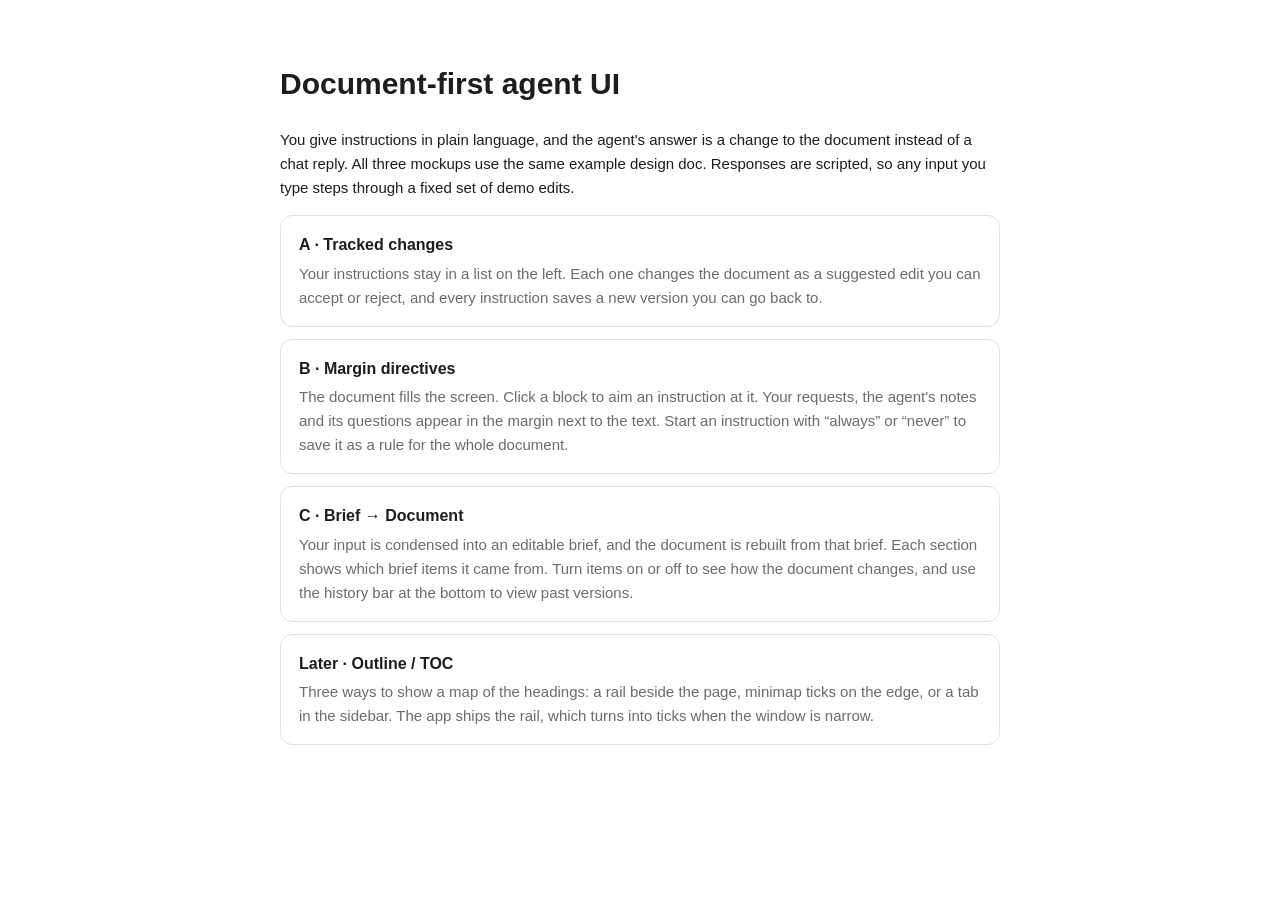
<file: docs/mocks/index.html>
<!doctype html>
<html lang="en"><head><meta charset="utf-8"><title>Document-first agent UI · mocks</title>
<style>body{font:15px/1.6 -apple-system,BlinkMacSystemFont,sans-serif;max-width:720px;margin:60px auto;padding:0 24px;color:#1d1d1f}
a.card{display:block;border:1px solid #e4e2dc;border-radius:12px;padding:16px 18px;margin:12px 0;color:inherit;text-decoration:none}a.card:hover{border-color:#4f46e5}
a.card b{font-size:16px}p.s{color:#6b6b70;margin:4px 0 0}</style></head>
<body>
<h1>Document-first agent UI</h1>
<p>You give instructions in plain language, and the agent's answer is a change to the document instead of a chat reply. All three mockups use the same example design doc. Responses are scripted, so any input you type steps through a fixed set of demo edits.</p>
<a class="card" href="mock-a-tracked-changes.html"><b>A · Tracked changes</b><p class="s">Your instructions stay in a list on the left. Each one changes the document as a suggested edit you can accept or reject, and every instruction saves a new version you can go back to.</p></a>
<a class="card" href="mock-b-margin-directives.html"><b>B · Margin directives</b><p class="s">The document fills the screen. Click a block to aim an instruction at it. Your requests, the agent's notes and its questions appear in the margin next to the text. Start an instruction with “always” or “never” to save it as a rule for the whole document.</p></a>
<a class="card" href="mock-c-brief-to-document.html"><b>C · Brief → Document</b><p class="s">Your input is condensed into an editable brief, and the document is rebuilt from that brief. Each section shows which brief items it came from. Turn items on or off to see how the document changes, and use the history bar at the bottom to view past versions.</p></a>
<a class="card" href="outline.html"><b>Later · Outline / TOC</b><p class="s">Three ways to show a map of the headings: a rail beside the page, minimap ticks on the edge, or a tab in the sidebar. The app ships the rail, which turns into ticks when the window is narrow.</p></a>
</body></html>
</file>
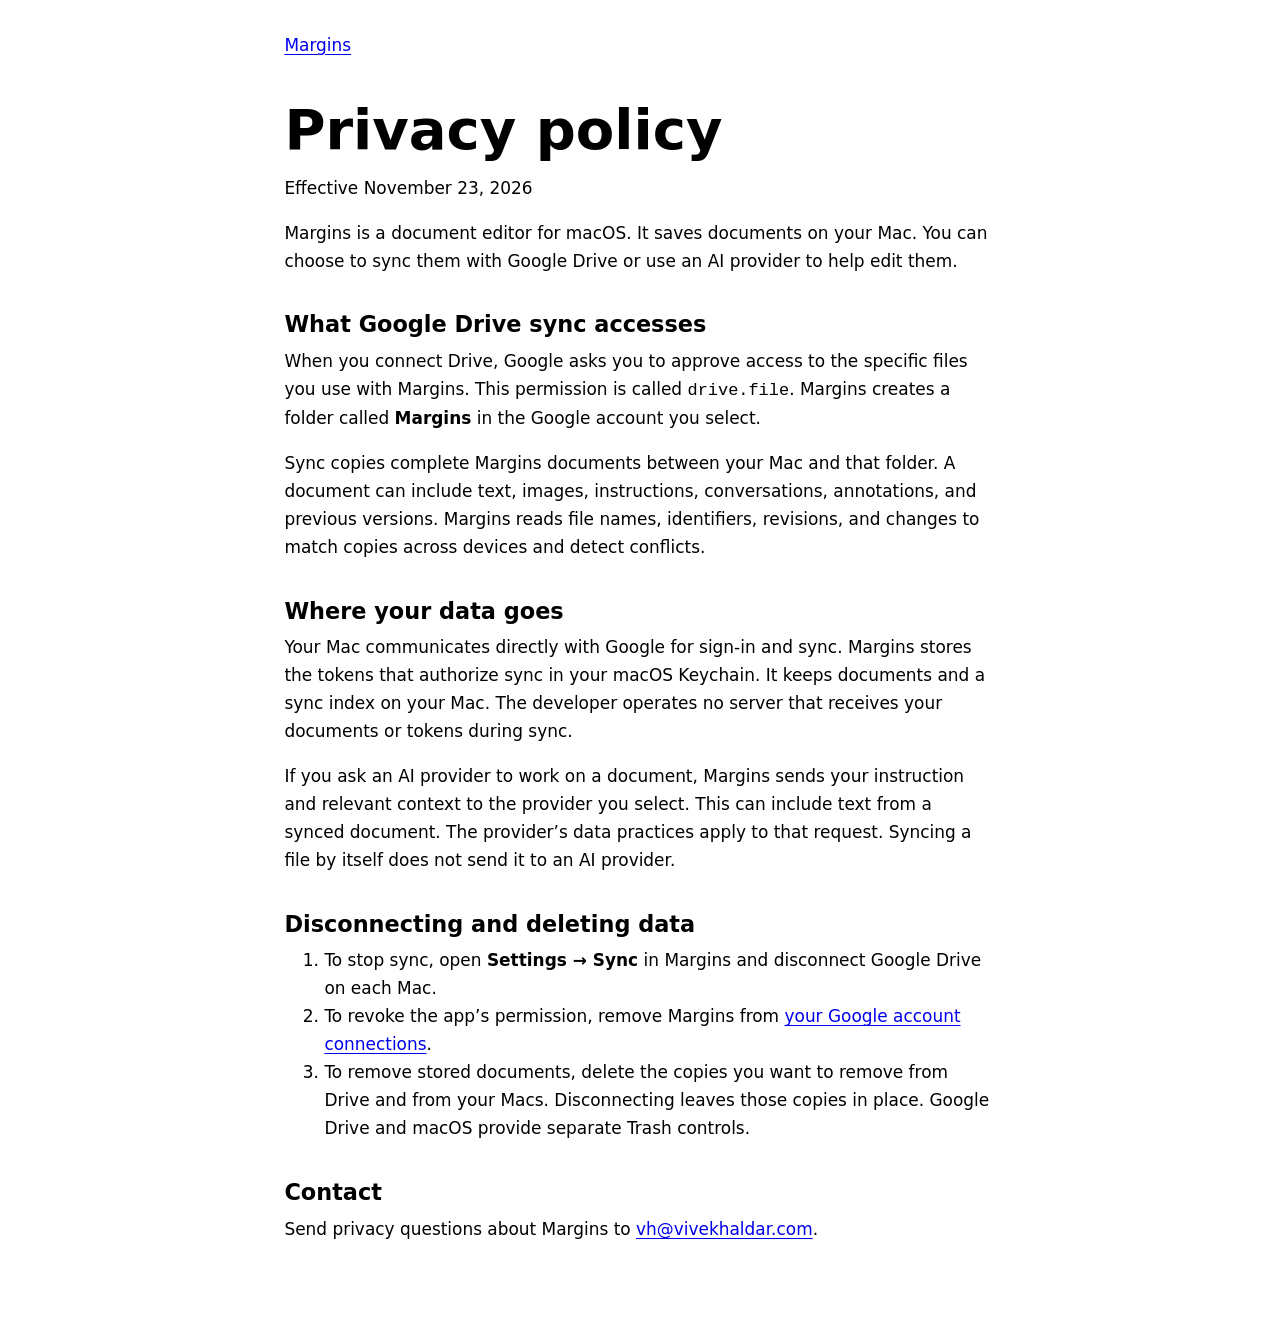
<file: site/privacy/index.html>
<!doctype html>
<html lang="en">
<head>
  <meta charset="utf-8">
  <meta name="viewport" content="width=device-width, initial-scale=1">
  <title>Privacy policy · Margins</title>
  <link rel="icon" href="/icon.png">
  <style>
    :root { color-scheme: light dark; }
    body { margin: 0 auto; max-width: 66ch; padding: 2rem 1.25rem 4rem; font: 1.06rem/1.65 system-ui, sans-serif; }
    h1, h2 { line-height: 1.18; }
    h1 { font-size: clamp(2.25rem, 7vw, 3.5rem); margin-bottom: .2em; }
    h2 { margin: 1.6em 0 .45em; font-size: 1.4rem; }
    p, ol { margin: .6em 0 1em; }
    a { color: LinkText; text-underline-offset: .16em; }
  </style>
</head>
<body>
  <nav aria-label="Home"><a href="/">Margins</a></nav>
  <main>
    <h1>Privacy policy</h1>
    <p>Effective November 23, 2026</p>
    <p>Margins is a document editor for macOS. It saves documents on your Mac. You can choose to sync them with Google Drive or use an AI provider to help edit them.</p>
    <h2>What Google Drive sync accesses</h2>
    <p>When you connect Drive, Google asks you to approve access to the specific files you use with Margins. This permission is called <code>drive.file</code>. Margins creates a folder called <strong>Margins</strong> in the Google account you select.</p>
    <p>Sync copies complete Margins documents between your Mac and that folder. A document can include text, images, instructions, conversations, annotations, and previous versions. Margins reads file names, identifiers, revisions, and changes to match copies across devices and detect conflicts.</p>
    <h2>Where your data goes</h2>
    <p>Your Mac communicates directly with Google for sign-in and sync. Margins stores the tokens that authorize sync in your macOS Keychain. It keeps documents and a sync index on your Mac. The developer operates no server that receives your documents or tokens during sync.</p>
    <p>If you ask an AI provider to work on a document, Margins sends your instruction and relevant context to the provider you select. This can include text from a synced document. The provider’s data practices apply to that request. Syncing a file by itself does not send it to an AI provider.</p>
    <h2>Disconnecting and deleting data</h2>
    <ol>
      <li>To stop sync, open <strong>Settings → Sync</strong> in Margins and disconnect Google Drive on each Mac.</li>
      <li>To revoke the app’s permission, remove Margins from <a href="https://myaccount.google.com/connections">your Google account connections</a>.</li>
      <li>To remove stored documents, delete the copies you want to remove from Drive and from your Macs. Disconnecting leaves those copies in place. Google Drive and macOS provide separate Trash controls.</li>
    </ol>
    <h2>Contact</h2>
    <p>Send privacy questions about Margins to <a href="mailto:vh@vivekhaldar.com">vh@vivekhaldar.com</a>.</p>
  </main>
</body>
</html>
</file>
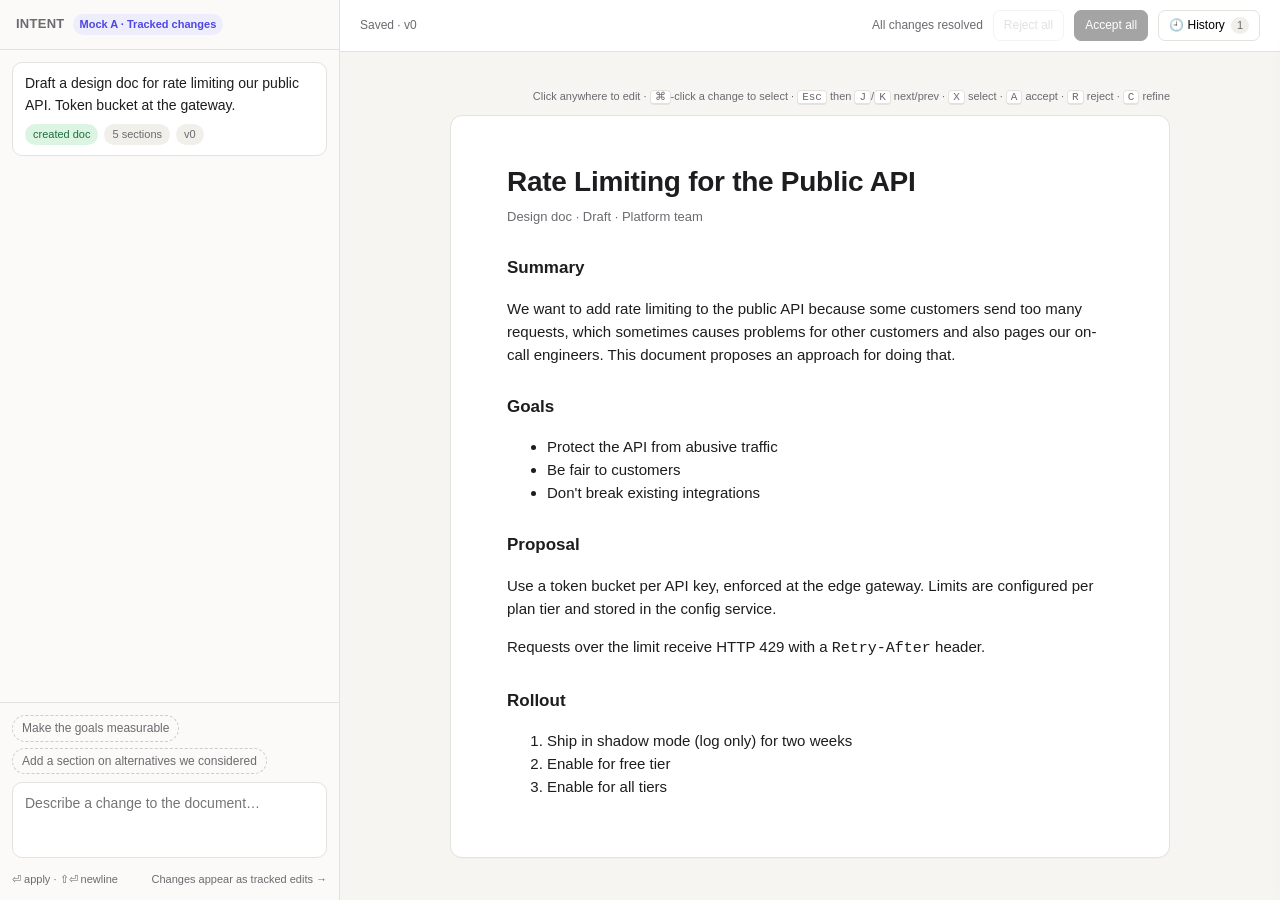
<file: docs/mocks/mock-a-tracked-changes.html>
<!doctype html>
<html lang="en">
<head>
<meta charset="utf-8">
<title>Mock A · Tracked Changes</title>
<style>
  :root{--bg:#f6f5f2;--panel:#fff;--ink:#1d1d1f;--mute:#6b6b70;--line:#e4e2dc;--ins:#dcf5e3;--insb:#2f9e55;--del:#fde4e4;--delb:#c94a4a;--acc:#4f46e5}
  *{box-sizing:border-box}
  body{margin:0;font:14px/1.55 -apple-system,BlinkMacSystemFont,"Inter","Segoe UI",sans-serif;color:var(--ink);background:var(--bg);height:100vh;display:grid;grid-template-columns:340px 1fr;overflow:hidden}
  aside{border-right:1px solid var(--line);display:flex;flex-direction:column;background:#fbfaf8;min-height:0}
  .head{padding:14px 16px;border-bottom:1px solid var(--line);display:flex;align-items:center;gap:8px}
  .head b{font-size:13px;letter-spacing:.02em;text-transform:uppercase;color:var(--mute)}
  .tag{font-size:11px;padding:2px 7px;border-radius:99px;background:#eeedfb;color:var(--acc);font-weight:600}
  #log{flex:1;overflow:auto;padding:12px 12px 4px}
  .intent{background:var(--panel);border:1px solid var(--line);border-radius:10px;padding:10px 12px;margin-bottom:10px}
  .intent .t{font-weight:500}
  .intent .meta{display:flex;flex-wrap:wrap;gap:6px;margin-top:8px}
  .chip{font-size:11px;padding:2px 8px;border-radius:99px;background:#f0efea;color:var(--mute)}
  .chip.add{background:var(--ins);color:#1f6e3b}.chip.edit{background:#fff2d6;color:#8a5a00}
  .note{margin-top:8px;font-size:12px;color:var(--mute);border-left:2px solid #d8d6ff;padding-left:8px}
  .working{color:var(--mute);font-size:12px;margin-top:6px;display:flex;gap:6px;align-items:center}
  .spin{width:10px;height:10px;border:2px solid #ccc;border-top-color:var(--acc);border-radius:50%;animation:s .7s linear infinite}
  @keyframes s{to{transform:rotate(360deg)}}
  .compose{padding:12px;border-top:1px solid var(--line);background:#fbfaf8}
  textarea{width:100%;resize:none;height:76px;border:1px solid var(--line);border-radius:10px;padding:10px 12px;font:inherit;background:#fff;outline:none}
  textarea:focus{border-color:#b9b5ff;box-shadow:0 0 0 3px #eceaff}
  .hint{font-size:11px;color:var(--mute);margin-top:6px;display:flex;justify-content:space-between}
  .sugg{display:flex;flex-wrap:wrap;gap:6px;margin-bottom:8px}
  .sugg button{font:inherit;font-size:12px;border:1px dashed #cfccc4;background:transparent;border-radius:99px;padding:3px 9px;color:var(--mute);cursor:pointer}
  .sugg button:hover{border-color:var(--acc);color:var(--acc)}
  main{display:flex;flex-direction:column;min-height:0}
  .bar{display:flex;align-items:center;gap:10px;padding:10px 20px;border-bottom:1px solid var(--line);background:var(--panel)}
  .vers{display:flex;gap:4px;align-items:center}
  .vers span{font-size:12px;color:var(--mute);margin-right:4px}
  .v{font:inherit;font-size:12px;border:1px solid var(--line);background:#fff;border-radius:6px;padding:2px 8px;cursor:pointer}
  .v.on{background:var(--ink);color:#fff;border-color:var(--ink)}
  .sp{flex:1}
  .btn{font:inherit;font-size:12px;border:1px solid var(--line);background:#fff;border-radius:7px;padding:5px 10px;cursor:pointer}
  .btn.p{background:var(--ink);color:#fff;border-color:var(--ink)}
  .btn:disabled{opacity:.4;cursor:default}
  #pending{font-size:12px;color:var(--mute)}
  .scroll{flex:1;overflow:auto;padding:36px 20px 80px}
  .banner{max-width:720px;margin:0 auto 16px;background:#fff7e0;border:1px solid #f0dca4;border-radius:8px;padding:8px 12px;font-size:13px;display:none}
  .banner a{color:var(--acc);cursor:pointer;text-decoration:underline}
  article{max-width:720px;margin:0 auto;background:var(--panel);border:1px solid var(--line);border-radius:12px;padding:44px 56px;box-shadow:0 1px 0 rgba(0,0,0,.02)}
  article h1{font-size:28px;margin:0 0 4px;letter-spacing:-.01em}
  article .dm{color:var(--mute);font-size:13px;margin-bottom:24px}
  article h2{font-size:17px;margin:28px 0 8px}
  article p,article li{font-size:15px}
  ins{background:var(--ins);text-decoration:none;border-bottom:2px solid var(--insb)}
  del{background:var(--del);color:#8f2d2d;text-decoration:line-through;text-decoration-color:var(--delb)}
  div.chg>ins,div.chg>del{display:block;border-bottom:none;border-left:3px solid var(--insb);padding:2px 0 2px 12px;margin-left:-15px}
  .chg{position:relative}
  .tools{display:inline-flex;gap:2px;margin-left:4px;vertical-align:middle;opacity:.35;transition:opacity .15s}
  .chg:hover .tools{opacity:1}
  .tools button{font-size:11px;line-height:1;border:1px solid var(--line);background:#fff;border-radius:5px;padding:3px 5px;cursor:pointer}
  .tools button:hover{border-color:var(--ink)}
  div.chg>.tools{position:absolute;right:-44px;top:4px;flex-direction:column}
  .flash{animation:f 1.2s ease}
  @keyframes f{from{box-shadow:0 0 0 4px #c9c5ff}to{box-shadow:0 0 0 0 transparent}}
  .ro .tools{display:none}
  .tools{opacity:.6}
  #doc:not(.ro) .chg{cursor:pointer}
  .chg.sel{outline:2px solid var(--acc);outline-offset:2px;border-radius:3px;background:#f3f2ff}
  .chg.cur{box-shadow:0 0 0 3px #f5c542;border-radius:3px}
  .chg.peek{background:#eeedfb;outline:1px dashed var(--acc);outline-offset:2px}
  .selbar{display:none;align-items:center;gap:6px;font-size:12px;background:#eeedfb;color:var(--acc);border-radius:8px;padding:3px 4px 3px 10px;font-weight:600}
  .selbar button{font:inherit;font-size:12px;font-weight:500;border:1px solid #d6d3ff;background:#fff;border-radius:6px;padding:3px 8px;cursor:pointer;color:var(--ink)}
  .kb{font-size:11px;color:var(--mute);max-width:720px;margin:0 auto 10px;text-align:right}
  .kb kbd{font:11px ui-monospace,Menlo,monospace;border:1px solid var(--line);border-bottom-width:2px;border-radius:4px;padding:0 4px;background:#fff}
  .rv{display:flex;gap:6px;margin-top:8px;align-items:center;font-size:12px;color:var(--mute)}
  .rv button{font:inherit;font-size:12px;border:1px solid var(--line);background:#fff;border-radius:6px;padding:2px 8px;cursor:pointer}
  .rv button:hover{border-color:var(--ink)}
  .intent[data-step]{cursor:default}
  .intent[data-step]:hover{border-color:#c9c5ff}
  .tools .chat{font-size:10px}
  .rb{font:600 10px ui-monospace,Menlo,monospace;color:var(--acc);background:#eeedfb;border-radius:4px;padding:1px 4px;margin-left:4px;vertical-align:middle}
  div.chg>.rb{position:absolute;right:-44px;top:-18px;margin:0}
  .chg.refining>ins{background:linear-gradient(90deg,var(--ins) 0%,#e3e1ff 50%,var(--ins) 100%);background-size:200% 100%;animation:sh 1s linear infinite}
  @keyframes sh{to{background-position:-200% 0}}
  .pop{position:fixed;display:none;width:310px;background:#fff;border:1px solid #d6d3ff;border-radius:12px;box-shadow:0 10px 30px rgba(0,0,0,.12);padding:10px;z-index:20}
  .pop .ph{font-size:11px;font-weight:600;text-transform:uppercase;letter-spacing:.05em;color:var(--acc);margin-bottom:6px}
  .pop .qs{display:flex;gap:5px;margin-bottom:7px}
  .pop .qs button{font:inherit;font-size:11.5px;border:1px dashed #cfccc4;background:#fff;border-radius:99px;padding:2px 8px;cursor:pointer;color:var(--mute)}
  .pop .qs button:hover{border-color:var(--acc);color:var(--acc)}
  .pop input{width:100%;font:inherit;border:1px solid var(--line);border-radius:8px;padding:7px 9px;outline:none}
  .pop input:focus{border-color:#b9b5ff;box-shadow:0 0 0 3px #eceaff}
  .pop .pf{font-size:11px;color:var(--mute);margin-top:5px}
  .ref{display:flex;flex-wrap:wrap;gap:6px;align-items:center;margin-top:8px;font-size:12.5px}
  .ref .ar{color:var(--acc);font-weight:600}
  .ref .rt{font-style:italic}
  main{position:relative}
  article[contenteditable=true]{outline:none}
  article[contenteditable=true]:focus-within{box-shadow:0 0 0 3px #eceaff}
  .saved{font-size:12px;color:var(--mute)}
  .saved.busy{color:var(--acc)}
  .hb{display:inline-flex;gap:6px;align-items:center}
  .hb span{font-size:11px;background:#f0efea;border-radius:99px;padding:0 6px;color:var(--mute)}
  .hb.on{background:var(--ink);color:#fff;border-color:var(--ink)}
  .drawer{position:absolute;top:47px;right:0;bottom:0;width:360px;background:#fff;border-left:1px solid var(--line);box-shadow:-8px 0 24px rgba(0,0,0,.06);transform:translateX(105%);transition:transform .2s ease;z-index:15;display:flex;flex-direction:column}
  .drawer.open{transform:none}
  .dh{display:flex;align-items:baseline;gap:8px;padding:14px 16px;border-bottom:1px solid var(--line)}
  .dh .sub{font-size:12px;color:var(--mute)}
  .dh .x{border:0;background:none;cursor:pointer;color:var(--mute);font-size:14px}
  #hlist{flex:1;overflow:auto;padding:10px 12px 20px}
  .hv{position:relative;padding:8px 10px 8px 26px;border-radius:8px;cursor:pointer;margin-bottom:2px}
  .hv::before{content:"";position:absolute;left:11px;top:0;bottom:0;width:2px;background:var(--line)}
  .hv:first-child::before{top:14px}.hv:last-child::before{bottom:calc(100% - 14px)}
  .hv::after{content:"";position:absolute;left:7px;top:13px;width:10px;height:10px;border-radius:50%;background:#fff;border:2px solid #cfccc4}
  .hv.agent::after{border-color:var(--acc)}.hv.you::after{border-color:#2f9e55}.hv.review::after{border-color:#c48a00}
  .hv:hover{background:#f7f6f3}
  .hv.on{background:#eeedfb}
  .hv .hl{display:flex;gap:6px;align-items:center;font-size:11px;color:var(--mute)}
  .hv .vn{font:600 11px ui-monospace,Menlo,monospace;color:var(--ink)}
  .hv .who{border-radius:99px;padding:0 6px;font-weight:600}
  .hv.agent .who{background:#eeedfb;color:var(--acc)}.hv.you .who{background:var(--ins);color:#1f6e3b}.hv.review .who{background:#fff2d6;color:#8a5a00}
  .hv .cur{margin-left:auto;font-weight:600;color:var(--ink)}
  .hv .slug{font-size:13.5px;font-weight:500;margin-top:2px}
  .hv .det{font-size:12px;color:var(--mute)}
  .you-edit{font-size:12px;color:var(--mute);margin:-2px 4px 10px;display:flex;gap:6px;align-items:center}
  .you-edit b{color:#1f6e3b;font-weight:600}
</style>
</head>
<body>
<aside>
  <div class="head"><b>Intent</b><span class="tag">Mock A · Tracked changes</span></div>
  <div id="log">
    <div class="intent"><div class="t">Draft a design doc for rate limiting our public API. Token bucket at the gateway.</div>
      <div class="meta"><span class="chip add">created doc</span><span class="chip">5 sections</span><span class="chip">v0</span></div></div>
  </div>
  <div class="compose">
    <div class="sugg" id="sugg"></div>
    <textarea id="in" placeholder="Describe a change to the document…"></textarea>
    <div class="hint"><span>⏎ apply · ⇧⏎ newline</span><span>Changes appear as tracked edits →</span></div>
  </div>
</aside>
<main>
  <div class="bar">
    <span id="saved" class="saved">All changes saved</span>
    <div class="sp"></div>
    <span class="selbar" id="selbar"><span id="selN"></span><button id="accSel">✓ Accept selected</button><button id="rejSel">✕ Reject selected</button><button id="clrSel" title="Clear selection">Clear</button></span>
    <span id="pending"></span>
    <button class="btn" id="rejAll">Reject all</button>
    <button class="btn p" id="accAll">Accept all</button>
    <button class="btn hb" id="histBtn">🕘 History <span id="histN"></span></button>
  </div>
  <div class="drawer" id="drawer"><div class="dh"><b>History</b><span class="sub">How this doc evolved</span><div class="sp"></div><button class="x" id="closeH">✕</button></div><div id="hlist"></div></div>
  <div class="scroll">
    <div class="kb">Click anywhere to edit · <kbd>⌘</kbd>-click a change to select · <kbd>Esc</kbd> then <kbd>J</kbd>/<kbd>K</kbd> next/prev · <kbd>X</kbd> select · <kbd>A</kbd> accept · <kbd>R</kbd> reject · <kbd>C</kbd> refine</div>
    <div class="banner" id="banner">Viewing <b id="bv"></b> — <span id="bs"></span> (read-only). <a id="back">Return to latest</a> · <a id="restore">Restore this version</a></div>
    <article id="doc" contenteditable="true" spellcheck="false">
      <h1>Rate Limiting for the Public API</h1>
      <div class="dm">Design doc · Draft · Platform team</div>
      <h2>Summary</h2>
      <p id="summary">We want to add rate limiting to the public API because some customers send too many requests, which sometimes causes problems for other customers and also pages our on-call engineers. This document proposes an approach for doing that.</p>
      <h2>Goals</h2>
      <ul id="goals"><li>Protect the API from abusive traffic</li><li>Be fair to customers</li><li>Don't break existing integrations</li></ul>
      <h2>Proposal</h2>
      <p>Use a token bucket per API key, enforced at the edge gateway. Limits are configured per plan tier and stored in the config service.</p>
      <p>Requests over the limit receive HTTP 429 with a <code>Retry-After</code> header.</p>
      <div id="alts"></div>
      <h2>Rollout</h2>
      <ol id="rollout"><li>Ship in shadow mode (log only) for two weeks</li><li id="r2">Enable for free tier</li><li>Enable for all tiers</li></ol>
    </article>
  </div>
</main>
<script>
const T='<span class="tools" contenteditable="false"><button title="Accept" data-a="ok">✓</button><button title="Reject" data-a="no">✕</button><button title="Refine this change" data-a="chat" class="chat">💬</button></span>';
const BT=T;
const c=(o,n)=>`<span class="chg">${o?`<del contenteditable="false">${o}</del> `:''}${n?`<ins>${n}</ins>`:''}${T}</span>`;
const $=s=>document.querySelector(s);
const steps=[
 {q:'Make the goals measurable',slug:'Made goals measurable',chips:[['edit','3 edits'],['','Goals']],note:'Assumed "baseline" = trailing 30-day median RPS. Edit if wrong.',
  run(){ $('#goals').innerHTML=
   `<li>${c('Protect the API from abusive traffic','Keep p99 latency &lt; 300 ms during spikes up to 10× baseline')}</li>`+
   `<li>${c('Be fair to customers','No single API key consumes &gt; 5% of gateway capacity')}</li>`+
   `<li>${c("Don't break existing integrations",'&lt; 0.1% of current well-behaved traffic receives a 429')}</li>`; return '#goals'}},
 {q:'Add a section on alternatives we considered',slug:'Added §Alternatives considered',chips:[['add','+1 section'],['','after Proposal']],
  run(){ $('#alts').innerHTML=`<div class="chg"><ins><h2>Alternatives considered</h2><p><b>Fixed-window counters.</b> Simpler, but allow 2× bursts at window boundaries.</p><p><b>Per-IP limits.</b> Easy to evade, and penalize customers behind shared NAT.</p><p><b>Per-service limits.</b> More precise, but every team re-implements it.</p></ins>${BT}</div>`; return '#alts'}},
 {q:'Tighten the summary to two sentences',slug:'Tightened summary to 2 sentences',chips:[['edit','1 rewrite'],['','Summary −38 words']],
  run(){ const s=$('#summary'); s.innerHTML=c(s.innerHTML,'A few heavy API callers degrade latency for everyone and page on-call. We propose per-key token-bucket limits at the edge gateway, rolled out behind a shadow mode.'); return '#summary'}},
 {q:'Rollout needs a customer comms step',slug:'Added customer comms to rollout',chips:[['add','+1 step'],['','Rollout']],note:'Placed before enforcement so customers get ≥ 2 weeks notice.',
  run(){ $('#r2').insertAdjacentHTML('beforebegin',`<li class="chg"><ins>Email affected customers with their observed peak vs. limit; publish docs on 429 handling</ins>${T}</li>`); return '#rollout'}},
];
let si=0, versions=[], viewing=null;
const sugg=$('#sugg');
function renderSugg(){sugg.innerHTML='';steps.slice(si,si+2).forEach(s=>{const b=document.createElement('button');b.textContent=s.q;b.onclick=()=>submit(s.q);sugg.appendChild(b)})}
function snap(slug,who='agent',det=''){versions.push({html:$('#doc').innerHTML,slug,who,det,t:Date.now()});renderHist();}
const ago=t=>{const s=(Date.now()-t)/1000;return s<45?'just now':s<3600?Math.round(s/60)+' min ago':Math.round(s/3600)+' h ago'};
const WHO={agent:'Agent',you:'You',review:'You · review'};
function renderHist(){ const L=versions.length-1, on=viewing===null?L:viewing;
  $('#histN').textContent=versions.length;
  $('#hlist').innerHTML=versions.map((v,i)=>({v,i})).reverse().map(({v,i})=>`<div class="hv ${v.who}${i===on?' on':''}" data-v="${i}"><div class="hl"><span class="vn">v${i}</span><span class="who">${WHO[v.who]}</span><span>${ago(v.t)}</span>${i===L?'<span class="cur">Current</span>':''}</div><div class="slug"></div>${v.det?`<div class="det"></div>`:''}</div>`).join('');
  $('#hlist').querySelectorAll('.hv').forEach(el=>{const v=versions[+el.dataset.v];el.querySelector('.slug').textContent=v.slug;if(v.det)el.querySelector('.det').textContent=v.det});}
$('#hlist').addEventListener('click',e=>{const h=e.target.closest('.hv');if(h)view(+h.dataset.v)});
$('#histBtn').onclick=()=>{flushEdits();$('#drawer').style.top=$('.bar').offsetHeight+'px';const o=$('#drawer').classList.toggle('open');$('#histBtn').classList.toggle('on',o);renderHist()};
$('#closeH').onclick=()=>{$('#drawer').classList.remove('open');$('#histBtn').classList.remove('on')};
setInterval(()=>$('#drawer').classList.contains('open')&&renderHist(),30000);
function view(v){ flushEdits(); if(v===versions.length-1){return latest()} if(viewing===null) live=$('#doc').innerHTML; viewing=v; $('#doc').innerHTML=versions[v].html; $('#doc').classList.add('ro'); $('#doc').contentEditable='false';
  $('#bv').textContent='v'+v; $('#bs').textContent='“'+versions[v].slug+'”'; $('#banner').style.display='block'; renderHist()}
let live='';
function latest(){ if(viewing!==null){$('#doc').innerHTML=live;viewing=null} $('#doc').classList.remove('ro');$('#doc').contentEditable='true';$('#banner').style.display='none';renderHist()}
$('#back').onclick=latest;
$('#restore').onclick=()=>{const v=viewing;if(v===null)return;viewing=null;$('#doc').innerHTML=versions[v].html;latest();snap(`Restored v${v}`,'you',`“${versions[v].slug}”`);count();saved()};
function sectionOf(node){ const d=$('#doc'); if(node&&node.nodeType===3)node=node.parentNode; if(!node||!d.contains(node)||node===d)return 'Document';
  let top=node; while(top.parentNode!==d)top=top.parentNode;
  if(top.tagName==='H2')return top.textContent.trim(); const inner=top.querySelector&&top.querySelector('h2'); if(inner)return inner.textContent.trim();
  if(top.tagName==='H1'||top.classList.contains('dm'))return 'Title';
  for(let p=top.previousElementSibling;p;p=p.previousElementSibling){if(p.tagName==='H2')return p.textContent.trim();const h=p.querySelector&&p.querySelector('h2');if(h)return h.textContent.trim()}
  return 'Document';}
const list=a=>[...a].map(s=>'§'+s).join(', ');
function saved(msg){const s=$('#saved');s.classList.toggle('busy',!!msg);s.textContent=msg||`Saved · v${versions.length-1}`}
// your inline edits → one version per burst of typing
let editSecs=new Set(), editTimer=null;
$('#doc').addEventListener('input',()=>{ if(viewing!==null)return; editSecs.add(sectionOf(getSelection().anchorNode)); saved('Editing…'); clearTimeout(editTimer); editTimer=setTimeout(flushEdits,1500)});
$('#doc').addEventListener('focusout',()=>flushEdits());
function flushEdits(){ clearTimeout(editTimer); if(!editSecs.size)return; const secs=list(editSecs); editSecs=new Set();
  snap('Edited '+secs,'you'); saved();
  const n=document.createElement('div');n.className='you-edit';n.innerHTML=`✎ <b>You</b> edited <span></span><span class="chip">v${versions.length-1}</span>`;n.querySelector('span').textContent=secs;$('#log').appendChild(n);$('#log').scrollTop=1e9;}
// accept/reject bursts → one review version
let rev={ok:0,no:0,secs:new Set()}, revTimer=null;
function noteReview(ch,ok){rev[ok?'ok':'no']++;rev.secs.add(sectionOf(ch));clearTimeout(revTimer);revTimer=setTimeout(flushReview,700)}
function flushReview(){ if(!rev.ok&&!rev.no)return; const parts=[rev.ok&&`Accepted ${rev.ok}`,rev.no&&`rejected ${rev.no}`].filter(Boolean).join(' · ');
  snap(parts.replace(/^r/,'R')+` change${rev.ok+rev.no>1?'s':''}`,'review','in '+list(rev.secs)); rev={ok:0,no:0,secs:new Set()}; saved();}
const chgs=()=>[...document.querySelectorAll('#doc .chg')];
function count(){const all=chgs(),n=all.length;$('#pending').textContent=n?`${n} pending change${n>1?'s':''}`:'All changes resolved';$('#accAll').disabled=$('#rejAll').disabled=!n;
  const s=all.filter(c=>c.classList.contains('sel')).length;$('#selbar').style.display=s?'inline-flex':'none';$('#selN').textContent=`${s} selected`;
  document.querySelectorAll('.intent[data-step]').forEach(el=>{const k=el.dataset.step,left=all.filter(c=>c.dataset.step===k).length,rv=el.querySelector('.rv');if(!rv)return;
    if(!left) rv.innerHTML='✓ All changes reviewed'; else { if(!rv.querySelector('.n')) rv.innerHTML='<span class="n"></span><span style="flex:1"></span><button data-ia="ok">✓ Accept these</button><button data-ia="no">✕ Reject</button>'; rv.querySelector('.n').textContent=`${left} pending`;}});}
function resolve(ch,ok){ noteReview(ch,ok); ch.querySelectorAll(':scope>.tools,:scope>.rb').forEach(t=>t.remove());
  ch.querySelectorAll(':scope>'+(ok?'del':'ins')).forEach(e=>e.remove());
  ch.querySelectorAll(':scope>'+(ok?'ins':'del')).forEach(e=>e.replaceWith(...e.childNodes));
  if(ch.tagName==='LI'){ if(!ch.textContent.trim()) ch.remove(); else {ch.classList.remove('chg','sel','cur','peek');delete ch.dataset.step} } else ch.replaceWith(...ch.childNodes);
  count();}
function resolveMany(list,ok){list.forEach(c=>resolve(c,ok));cur=-1}
$('#doc').addEventListener('click',e=>{ if(viewing!==null)return; const b=e.target.closest('[data-a]');
  if(b) return b.dataset.a==='chat'?openRefine(b.closest('.chg')):resolve(b.closest('.chg'),b.dataset.a==='ok');
  const c=e.target.closest('.chg'); if(c&&(e.metaKey||e.ctrlKey||e.shiftKey)){e.preventDefault();c.classList.toggle('sel');count()}});
$('#accAll').onclick=()=>resolveMany(chgs(),true);
$('#rejAll').onclick=()=>resolveMany(chgs(),false);
const selected=()=>chgs().filter(c=>c.classList.contains('sel'));
$('#accSel').onclick=()=>resolveMany(selected(),true);
$('#rejSel').onclick=()=>resolveMany(selected(),false);
$('#clrSel').onclick=()=>{selected().forEach(c=>c.classList.remove('sel'));count()};
const refinements={
 '1-0':['Keep p99 latency &lt; 250 ms during spikes up to 5× baseline','Keep p99 latency &lt; 250 ms for all tiers, measured at the gateway'],
 '1-1':['No single <b>organization</b> consumes &gt; 5% of gateway capacity over any 1-minute window'],
 '1-2':['&lt; 0.1% of requests from keys under their plan limit receive a 429, verified by shadow-mode replay'],
 '2-0':['<h2>Alternatives considered</h2><p><b>Fixed-window counters.</b> Simpler, but allow 2× bursts at window boundaries.</p><p><b>Per-IP limits.</b> Easy to evade, and penalize customers behind shared NAT.</p><p><b>Per-service limits.</b> More precise, but every team re-implements it.</p><p><b>Adaptive concurrency limits.</b> React to real backend load, but are hard for customers to predict or plan around.</p>'],
 '3-0':['Heavy API callers degrade latency for everyone and page on-call weekly. We propose per-key token buckets at the edge gateway, starting in shadow mode.'],
 '4-0':['Email affected customers <b>2 weeks before enforcement</b> with their observed peak vs. limit; link a 429-handling guide'],
};
const pop=document.createElement('div');pop.className='pop';pop.innerHTML=`<div class="ph">Refine this change</div><div class="qs"><button>Shorter</button><button>More specific</button><button>Different angle</button></div><input placeholder="e.g. use orgs instead of keys…"><div class="pf">⏎ refine · esc close</div>`;document.body.appendChild(pop);
let popFor=null;
function closeRefine(){pop.style.display='none';popFor=null}
function openRefine(ch){ if(!ch)return; popFor=ch; const r=ch.getBoundingClientRect();
  pop.style.display='block'; const top=Math.min(r.bottom+8,innerHeight-150); pop.style.top=top+'px'; pop.style.left=Math.max(350,Math.min(r.left,innerWidth-330))+'px';
  const inp=pop.querySelector('input');inp.value='';inp.focus();}
pop.querySelectorAll('.qs button').forEach(b=>b.onclick=()=>refine(popFor,b.textContent));
pop.querySelector('input').addEventListener('keydown',e=>{if(e.key==='Enter')refine(popFor,e.target.value);if(e.key==='Escape')closeRefine()});
document.addEventListener('mousedown',e=>{if(popFor&&!pop.contains(e.target)&&!e.target.closest('[data-a=chat]'))closeRefine()});
$('.scroll').addEventListener('scroll',()=>popFor&&closeRefine());
function refine(ch,text){ text=(text||'').trim(); if(!ch||!text)return; closeRefine();
  const ins=ch.querySelector(':scope>ins'), q=refinements[ch.dataset.rid]||[];
  const card=document.querySelector(`.intent[data-step="${ch.dataset.step}"]`);
  const line=document.createElement('div');line.className='ref';line.innerHTML='<span class="ar">↳</span><span class="rt"></span><span class="spin"></span>';line.querySelector('.rt').textContent=text;
  card&&card.insertBefore(line,card.querySelector('.rv'));
  ch.classList.add('refining');
  setTimeout(()=>{ ch.classList.remove('refining'); const nxt=q.shift(); line.querySelector('.spin').remove();
    if(!ins||!nxt){line.insertAdjacentHTML('beforeend','<span class="chip">no scripted refinement</span>');return}
    ins.innerHTML=nxt; const n=(+ch.dataset.ref||0)+1; ch.dataset.ref=n;
    let badge=ch.querySelector(':scope>.rb'); if(!badge){badge=document.createElement('span');badge.className='rb';ch.querySelector(':scope>.tools').before(badge)} badge.textContent='↻'+n;
    snap(`Refined §${sectionOf(ch)}`,'agent',`“${text}”`); line.insertAdjacentHTML('beforeend',`<span class="chip edit">refined</span><span class="chip">v${versions.length-1}</span>`);
    ch.classList.add('flash');setTimeout(()=>ch.classList.remove('flash'),1300); count();
  },900);
}
let cur=-1;
function move(d){const all=chgs();if(!all.length)return;all.forEach(c=>c.classList.remove('cur'));cur=Math.max(0,Math.min(all.length-1,(cur<0&&d<0?all.length:cur)+d));all[cur].classList.add('cur');all[cur].scrollIntoView({behavior:'smooth',block:'center'})}
document.addEventListener('keydown',e=>{ if(e.target.isContentEditable){ if(e.key==='Escape'){e.target.closest('[contenteditable=true]')?.blur();getSelection().removeAllRanges()} return }
  if(e.target.tagName==='TEXTAREA'||e.target.tagName==='INPUT'||viewing!==null||e.metaKey||e.ctrlKey)return; const k=e.key.toLowerCase(),c=document.querySelector('#doc .chg.cur');
  if(k==='j')move(1); else if(k==='k')move(-1);
  else if(k==='x'&&c){c.classList.toggle('sel');count()}
  else if((k==='a'||k==='r')&&c){const i=cur;resolve(c,k==='a');cur=i-1;move(1)}
  else if(k==='c'&&c){e.preventDefault();openRefine(c)}
});
function submit(text){ text=text.trim(); if(!text)return; flushEdits(); latest(); $('#in').value='';
  const el=document.createElement('div');el.className='intent';el.innerHTML=`<div class="t"></div><div class="working"><div class="spin"></div><span>Reading doc…</span></div>`;el.querySelector('.t').textContent=text;$('#log').appendChild(el);$('#log').scrollTop=1e9;
  const w=el.querySelector('.working span');setTimeout(()=>w.textContent='Drafting edits…',450);
  setTimeout(()=>{ const s=steps[si];
    if(!s){el.querySelector('.working').outerHTML='<div class="note">Demo script exhausted — in a real build the agent would edit here.</div>';return}
    si++; const target=s.run(); const k=String(si);
    document.querySelectorAll('#doc .chg:not([data-step])').forEach((c,j)=>{c.dataset.step=k;c.dataset.rid=k+'-'+j});
    snap(s.slug,'agent',s.chips.map(x=>x[1]).join(' · ')); saved(); el.dataset.step=k;
    el.querySelector('.working').outerHTML=`<div class="meta">${s.chips.map(([k,t])=>`<span class="chip ${k}">${t}</span>`).join('')}<span class="chip">v${versions.length-1}</span></div>${s.note?`<div class="note">ⓘ ${s.note}</div>`:''}<div class="rv"><span class="n"></span><span style="flex:1"></span><button data-ia="ok">✓ Accept these</button><button data-ia="no">✕ Reject</button></div>`;
    const mine=()=>chgs().filter(c=>c.dataset.step===k);
    el.addEventListener('mouseenter',()=>{latest();mine().forEach(c=>c.classList.add('peek'))});
    el.addEventListener('mouseleave',()=>document.querySelectorAll('.peek').forEach(c=>c.classList.remove('peek')));
    el.addEventListener('click',e=>{const b=e.target.closest('[data-ia]');if(b)resolveMany(mine(),b.dataset.ia==='ok')});
    const t=$(target);t.scrollIntoView({behavior:'smooth',block:'center'});t.classList.add('flash');setTimeout(()=>t.classList.remove('flash'),1300);
    count();renderSugg();},1100);
}
$('#in').addEventListener('keydown',e=>{if(e.key==='Enter'&&!e.shiftKey){e.preventDefault();submit(e.target.value)}});
snap('Initial draft','agent','5 sections');saved();count();renderSugg();
</script>
</body>
</html>
</file>
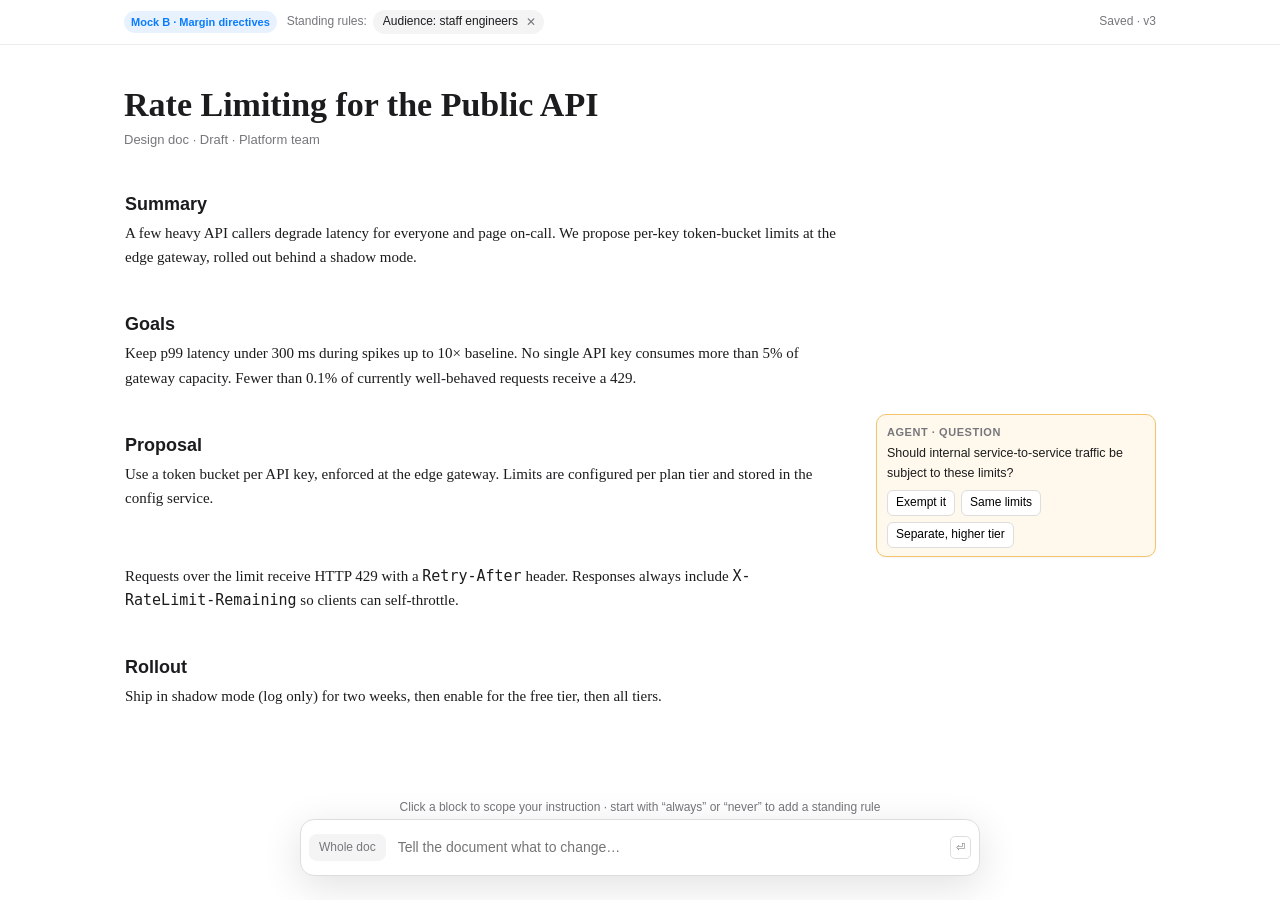
<file: docs/mocks/mock-b-margin-directives.html>
<!doctype html>
<html lang="en">
<head>
<meta charset="utf-8">
<title>Mock B · Margin Directives</title>
<style>
  :root{--bg:#fff;--ink:#1c1c1e;--mute:#76767c;--line:#ececec;--acc:#0a7cff;--hl:#fff4c2;--q:#fff8ec;--qb:#f3c46b}
  *{box-sizing:border-box}
  body{margin:0;font:15px/1.65 "Iowan Old Style","Charter",Georgia,serif;color:var(--ink);background:var(--bg)}
  .ui{font-family:-apple-system,BlinkMacSystemFont,"Inter",sans-serif}
  header{position:sticky;top:0;background:rgba(255,255,255,.92);backdrop-filter:blur(8px);border-bottom:1px solid var(--line);z-index:5}
  .hrow{max-width:1080px;margin:0 auto;padding:10px 24px;display:flex;align-items:center;gap:10px;font-size:13px}
  .tag{font-size:11px;padding:2px 7px;border-radius:99px;background:#e8f2ff;color:var(--acc);font-weight:600}
  .rules{display:flex;gap:6px;flex-wrap:wrap;align-items:center}
  .rules .lbl{color:var(--mute);font-size:12px}
  .rule{font-size:12px;background:#f4f4f5;border-radius:99px;padding:2px 4px 2px 10px;display:inline-flex;gap:4px;align-items:center}
  .rule.new{animation:pop .6s}
  @keyframes pop{0%{transform:scale(.6);background:#d9ebff}100%{transform:scale(1)}}
  .rule button{border:0;background:none;color:var(--mute);cursor:pointer;font-size:12px;padding:0 4px}
  .sp{flex:1}
  .status{color:var(--mute);font-size:12px}
  .wrap{max-width:1080px;margin:0 auto;padding:40px 24px 160px}
  .row{display:grid;grid-template-columns:1fr 280px;gap:36px;align-items:start}
  .blk{padding:6px 12px;margin:0 -12px;border-radius:8px;cursor:pointer;border:1px solid transparent;transition:background .15s,border-color .15s;position:relative}
  .blk:hover{background:#fafafa}
  .blk.sel{border-color:var(--acc);background:#f5f9ff}
  .blk.sel::before{content:"scoped";position:absolute;left:-58px;top:10px;font:600 10px -apple-system,sans-serif;color:var(--acc);text-transform:uppercase;letter-spacing:.06em}
  .blk.working{background:linear-gradient(90deg,#f4f4f5 0%,#e9f2ff 50%,#f4f4f5 100%);background-size:200% 100%;animation:sh 1s linear infinite}
  @keyframes sh{to{background-position:-200% 0}}
  h1{font-size:34px;line-height:1.2;margin:0 0 6px}
  .dm{color:var(--mute);font:13px -apple-system,sans-serif;margin-bottom:18px}
  h2{font:600 18px -apple-system,BlinkMacSystemFont,sans-serif;margin:22px 0 6px}
  p{margin:0 0 8px}
  mark{background:var(--hl);padding:0 1px;border-radius:2px;transition:background 3s}
  mark.fade{background:transparent}
  .margin{font-family:-apple-system,BlinkMacSystemFont,sans-serif;font-size:12.5px;padding-top:8px;display:flex;flex-direction:column;gap:8px}
  .note{border:1px solid var(--line);border-radius:10px;padding:8px 10px;background:#fff;box-shadow:0 1px 2px rgba(0,0,0,.04);animation:in .3s}
  @keyframes in{from{opacity:0;transform:translateX(8px)}}
  .note .who{font-weight:600;font-size:11px;color:var(--mute);text-transform:uppercase;letter-spacing:.05em;margin-bottom:2px}
  .note.you .who{color:var(--acc)}
  .note.q{background:var(--q);border-color:var(--qb)}
  .note.done{opacity:.55}
  .note .acts{display:flex;gap:6px;margin-top:6px;flex-wrap:wrap}
  .note .acts button{font:inherit;font-size:12px;border:1px solid #ddd;background:#fff;border-radius:6px;padding:2px 8px;cursor:pointer}
  .note .acts button:hover{border-color:var(--ink)}
  .note .link{color:var(--acc);cursor:pointer;font-size:12px;border:0;background:none;padding:0}
  .cmd{position:fixed;left:50%;bottom:24px;transform:translateX(-50%);width:min(680px,92vw);background:#fff;border:1px solid #ddd;border-radius:14px;box-shadow:0 10px 40px rgba(0,0,0,.12);padding:8px;display:flex;gap:8px;align-items:center;font-family:-apple-system,BlinkMacSystemFont,sans-serif;z-index:10}
  .scope{font-size:12px;white-space:nowrap;padding:4px 10px;border-radius:8px;background:#f4f4f5;color:var(--mute)}
  .scope.on{background:#e8f2ff;color:var(--acc);font-weight:600;cursor:pointer}
  .cmd input{flex:1;border:0;outline:none;font:inherit;font-size:14px;padding:8px 4px}
  .kbd{font-size:11px;color:var(--mute);border:1px solid #ddd;border-radius:5px;padding:1px 5px}
  .help{position:fixed;left:50%;bottom:86px;transform:translateX(-50%);font:12px -apple-system,sans-serif;color:var(--mute);text-align:center;width:680px}
</style>
</head>
<body>
<header class="ui"><div class="hrow">
  <span class="tag">Mock B · Margin directives</span>
  <div class="rules" id="rules"><span class="lbl">Standing rules:</span>
    <span class="rule">Audience: staff engineers<button title="Remove">✕</button></span>
  </div>
  <div class="sp"></div><span class="status" id="status">Saved · v3</span>
</div></header>

<div class="wrap" id="wrap">
  <div class="row"><div><h1>Rate Limiting for the Public API</h1><div class="dm">Design doc · Draft · Platform team</div></div><div></div></div>

  <div class="row" data-k="summary"><div class="blk"><h2>Summary</h2><p>A few heavy API callers degrade latency for everyone and page on-call. We propose per-key token-bucket limits at the edge gateway, rolled out behind a shadow mode.</p></div><div class="margin"></div></div>

  <div class="row" data-k="goals"><div class="blk"><h2>Goals</h2><p>Keep p99 latency under 300 ms during spikes up to 10× baseline. No single API key consumes more than 5% of gateway capacity. Fewer than 0.1% of currently well-behaved requests receive a 429.</p></div><div class="margin"></div></div>

  <div class="row" data-k="prop1"><div class="blk"><h2>Proposal</h2><p>Use a token bucket per API key, enforced at the edge gateway. Limits are configured per plan tier and stored in the config service.</p></div>
    <div class="margin"><div class="note q"><div class="who">Agent · question</div>Should internal service-to-service traffic be subject to these limits?
      <div class="acts"><button data-ans="exempt">Exempt it</button><button data-ans="same">Same limits</button><button data-ans="higher">Separate, higher tier</button></div></div></div></div>

  <div class="row" data-k="prop2"><div class="blk"><p>Requests over the limit receive HTTP 429 with a <code>Retry-After</code> header. Responses always include <code>X-RateLimit-Remaining</code> so clients can self-throttle.</p></div><div class="margin"></div></div>

  <div class="row" data-k="rollout"><div class="blk"><h2>Rollout</h2><p>Ship in shadow mode (log only) for two weeks, then enable for the free tier, then all tiers.</p></div><div class="margin"></div></div>

  <div id="tail"></div>
</div>

<div class="help" id="help">Click a block to scope your instruction · start with “always” or “never” to add a standing rule</div>
<div class="cmd">
  <span class="scope" id="scope">Whole doc</span>
  <input id="in" placeholder="Tell the document what to change…" autocomplete="off">
  <span class="kbd">⏎</span>
</div>

<script>
const $=s=>document.querySelector(s);
let sel=null, ver=3;
const rewrites={
 summary:{html:'<h2>Summary</h2><p>A few heavy API callers degrade latency for everyone and page on-call. <mark>We propose per-key token buckets at the edge gateway — no service changes required — rolled out behind two weeks of shadow mode.</mark></p>'},
 goals:{html:'<h2>Goals</h2><ul><li><mark>p99 latency &lt; 300 ms</mark> during spikes up to 10× baseline</li><li><mark>No key &gt; 5%</mark> of gateway capacity</li><li><mark>&lt; 0.1%</mark> of well-behaved requests get a 429</li></ul>'},
 prop1:{html:'<h2>Proposal</h2><p>Use a token bucket per API key, enforced at the edge gateway. <mark>Bucket size = 2× the per-second limit, which absorbs typical client retry bursts without opening a sustained overload window.</mark> Limits are configured per plan tier and stored in the config service.</p>'},
 prop2:{html:'<p>Requests over the limit receive HTTP 429 with a <code>Retry-After</code> header. Responses always include <code>X-RateLimit-Remaining</code> <mark>and <code>X-RateLimit-Reset</code></mark> so clients can self-throttle.</p>'},
 rollout:{html:'<h2>Rollout</h2><ol><li>Shadow mode (log only) for two weeks</li><li><mark>Email customers whose observed peak exceeds their limit</mark></li><li>Enable for free tier</li><li>Enable for all tiers</li></ol>',
   agent:'I added a comms step before enforcement. Want me to draft that email as an appendix?', agentActs:['Draft it','No']},
};
const globals=[
 {k:'metrics',html:'<h2><mark>Metrics &amp; alerting</mark></h2><p><mark>Dashboard: 429 rate by key and tier, bucket saturation, gateway CPU. Page if 429s exceed 1% of total traffic for 10 minutes.</mark></p>',
  agent:'New section added at the end. I didn’t pick alert thresholds for enterprise keys — flagging.'},
];
let gi=0;
function rowOf(el){return el.closest('.row')}
function setScope(row){ document.querySelectorAll('.blk.sel').forEach(b=>b.classList.remove('sel'));
  sel=row; const sc=$('#scope');
  if(row){row.querySelector('.blk').classList.add('sel'); sc.textContent='§ '+(row.querySelector('h2')?.textContent||'Proposal ¶2')+'  ✕'; sc.classList.add('on'); $('#in').placeholder='Change this block…'}
  else{sc.textContent='Whole doc'; sc.classList.remove('on'); $('#in').placeholder='Tell the document what to change…'}
  $('#in').focus(); }
$('#wrap').addEventListener('click',e=>{const b=e.target.closest('.blk'); if(!b)return; const r=rowOf(b); setScope(sel===r?null:r)});
$('#scope').onclick=()=>sel&&setScope(null);
function note(row,cls,who,text,acts){const n=document.createElement('div');n.className='note '+cls;n.innerHTML=`<div class="who">${who}</div><span class="tx"></span>`;n.querySelector('.tx').textContent=text;
  if(acts){const a=document.createElement('div');a.className='acts';acts.forEach(([l,fn])=>{const b=document.createElement('button');b.textContent=l;b.onclick=()=>fn(n);a.appendChild(b)});n.appendChild(a)}
  row.querySelector('.margin').appendChild(n);return n}
function fadeMarks(){setTimeout(()=>document.querySelectorAll('mark').forEach(m=>m.classList.add('fade')),2500)}
function bump(){ver++;$('#status').textContent='Saved · v'+ver}
function work(row,fn){const b=row.querySelector('.blk');b.classList.add('working');$('#status').textContent='Editing…';setTimeout(()=>{b.classList.remove('working');fn(b);bump();fadeMarks()},900)}
function apply(row,text){
  const k=row.dataset.k, before=row.querySelector('.blk').innerHTML;
  const n=note(row,'you','You',text,[['Undo',nn=>{row.querySelector('.blk').innerHTML=before;nn.classList.add('done');nn.querySelector('.acts').innerHTML='<span style="color:#999">undone</span>';bump()}]]);
  work(row,b=>{ const r=rewrites[k];
    if(r){b.innerHTML=r.html; delete rewrites[k]; if(r.agent) note(row,'q','Agent',r.agent,r.agentActs.map(l=>[l,nn=>{nn.classList.add('done');nn.querySelector('.acts').innerHTML='✓ '+l}]))}
    else note(row,'','Agent','(Demo) No scripted edit left for this block.');
  });
}
function addRule(text){const s=document.createElement('span');s.className='rule new';s.innerHTML='<span></span><button>✕</button>';s.firstChild.textContent=text;$('#rules').appendChild(s);
  $('#status').textContent='Re-checking doc against new rule…';
  document.querySelectorAll('.blk').forEach(b=>b.classList.add('working'));
  setTimeout(()=>{document.querySelectorAll('.blk').forEach(b=>b.classList.remove('working'));bump();
    const r=document.querySelector('.row[data-k="prop2"]');note(r,'','Agent',`Applied rule "${text}" — 1 sentence adjusted here; other sections already complied.`)},1100)}
$('#rules').addEventListener('click',e=>{if(e.target.tagName==='BUTTON')e.target.parentElement.remove()});
function submit(){const inp=$('#in'),text=inp.value.trim();if(!text)return;inp.value='';
  if(/^(always|never)\b/i.test(text)) return addRule(text);
  if(sel) return apply(sel,text);
  const g=globals[gi++]; const tail=$('#tail');
  if(!g){const row=document.querySelector('.row[data-k="summary"]');return note(row,'','Agent','(Demo) Whole-doc script exhausted — try scoping to a block.')}
  const row=document.createElement('div');row.className='row';row.dataset.k=g.k;row.innerHTML='<div class="blk working"></div><div class="margin"></div>';tail.appendChild(row);
  note(row,'you','You',text);row.scrollIntoView({behavior:'smooth',block:'center'});
  setTimeout(()=>{const b=row.querySelector('.blk');b.classList.remove('working');b.innerHTML=g.html;note(row,'','Agent',g.agent);bump();fadeMarks()},1000);
}
$('#in').addEventListener('keydown',e=>{if(e.key==='Enter')submit();if(e.key==='Escape')setScope(null)});
document.querySelectorAll('[data-ans]').forEach(b=>b.onclick=()=>{
  const n=b.closest('.note'),row=rowOf(n),a=b.dataset.ans;
  n.classList.add('done');n.querySelector('.acts').innerHTML='✓ '+b.textContent;
  const add={exempt:'Internal service-to-service traffic (mTLS-authenticated) is exempt.',same:'Internal callers are subject to the same per-key limits as external ones.',higher:'Internal callers use a separate “internal” tier with 10× the enterprise limit.'}[a];
  work(row,blk=>{blk.querySelector('p').insertAdjacentHTML('beforeend',' <mark>'+add+'</mark>')});
});
</script>
</body>
</html>
</file>
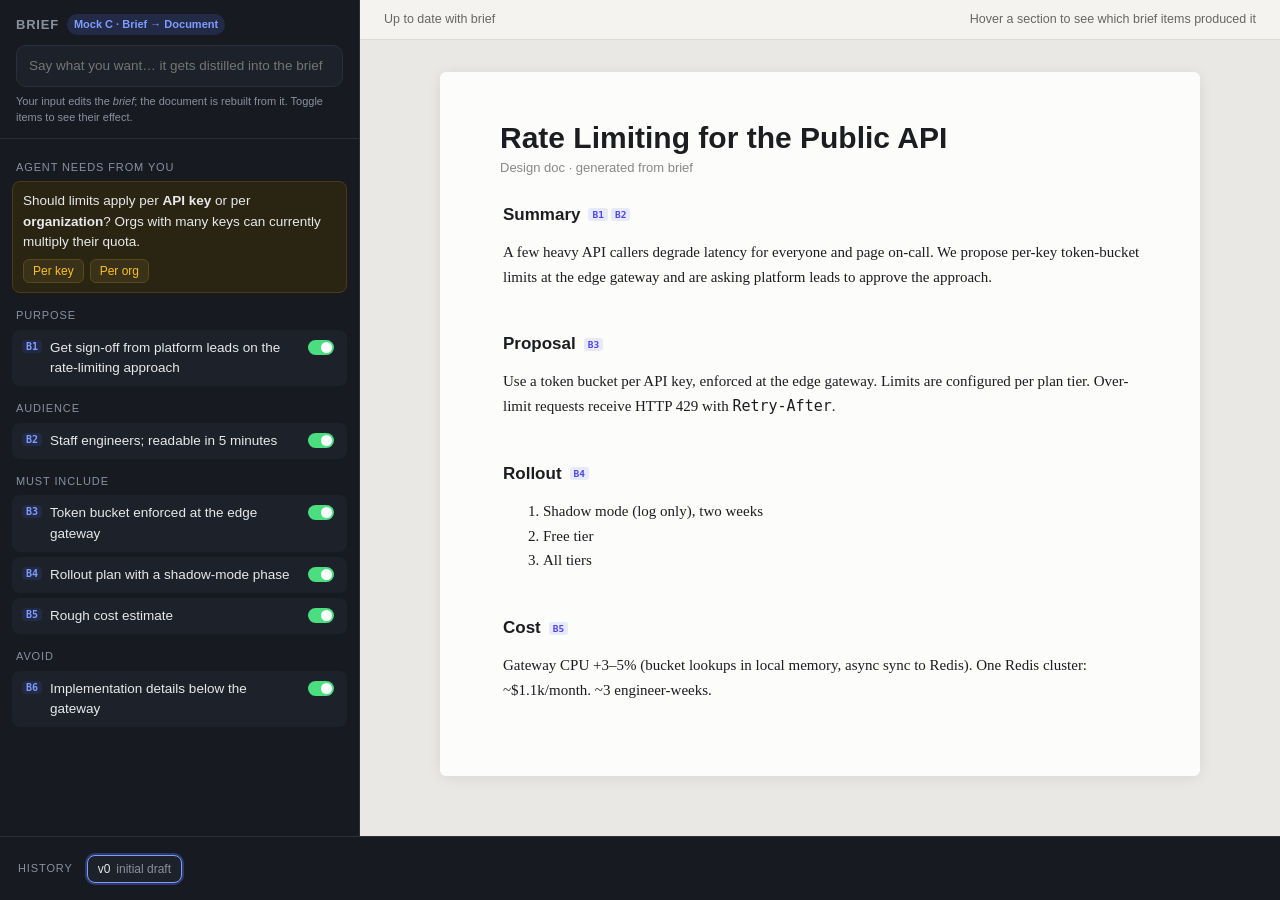
<file: docs/mocks/mock-c-brief-to-document.html>
<!doctype html>
<html lang="en">
<head>
<meta charset="utf-8">
<title>Mock C · Brief → Document</title>
<style>
  :root{--bg:#0f1115;--pan:#171a21;--pan2:#1d212a;--ink:#e8e9ec;--mute:#8b90a0;--line:#2a2f3a;--acc:#7c9cff;--grn:#4ade80;--amb:#fbbf24;--red:#f87171;--paper:#fcfcfa;--pink:#1c1d21}
  *{box-sizing:border-box}
  body{margin:0;height:100vh;display:grid;grid-template-columns:360px 1fr;grid-template-rows:1fr 64px;font:13.5px/1.5 -apple-system,BlinkMacSystemFont,"Inter",sans-serif;background:var(--bg);color:var(--ink);overflow:hidden}
  aside{grid-row:1;border-right:1px solid var(--line);display:flex;flex-direction:column;min-height:0;background:var(--pan)}
  .top{padding:14px 16px 12px;border-bottom:1px solid var(--line)}
  .ttl{display:flex;align-items:center;gap:8px;margin-bottom:10px}
  .ttl b{font-size:13px;letter-spacing:.06em;text-transform:uppercase;color:var(--mute)}
  .tag{font-size:11px;padding:2px 7px;border-radius:99px;background:#232a45;color:var(--acc);font-weight:600}
  #in{width:100%;border:1px solid var(--line);background:var(--pan2);color:var(--ink);border-radius:10px;padding:10px 12px;font:inherit;outline:none}
  #in:focus{border-color:var(--acc)}
  .hint{font-size:11px;color:var(--mute);margin-top:6px}
  .brief{flex:1;overflow:auto;padding:6px 12px 20px}
  .grp{margin-top:14px}
  .gh{font-size:11px;text-transform:uppercase;letter-spacing:.08em;color:var(--mute);margin:0 4px 6px;display:flex;justify-content:space-between}
  .item{display:flex;gap:8px;align-items:flex-start;padding:7px 9px;border-radius:8px;border:1px solid transparent;background:var(--pan2);margin-bottom:5px;cursor:default;transition:border-color .15s,opacity .2s}
  .item:hover,.item.hot{border-color:var(--acc)}
  .item.off{opacity:.4}.item.off .tx{text-decoration:line-through}
  .item .id{font:600 10px ui-monospace,Menlo,monospace;color:var(--acc);background:#232a45;border-radius:4px;padding:1px 4px;margin-top:2px}
  .item .tx{flex:1}
  .item .tg{appearance:none;width:26px;height:15px;border-radius:99px;background:#3a4050;position:relative;cursor:pointer;margin-top:2px;flex:none}
  .item .tg:checked{background:var(--grn)}
  .item .tg::after{content:"";position:absolute;width:11px;height:11px;border-radius:50%;background:#fff;top:2px;left:2px;transition:left .15s}
  .item .tg:checked::after{left:13px}
  .item.new{animation:nw 1.4s}
  @keyframes nw{0%{background:#2b3a6b}100%{background:var(--pan2)}}
  .from{font-size:11px;color:var(--mute);margin-top:2px}
  .q{background:#2a2412;border:1px solid #4a3d16;border-radius:8px;padding:9px 10px;margin-bottom:6px}
  .q .acts{display:flex;gap:6px;margin-top:7px}
  .q button{font:inherit;font-size:12px;background:#3a3218;color:var(--amb);border:1px solid #5a4a1a;border-radius:6px;padding:2px 9px;cursor:pointer}
  main{grid-row:1;display:flex;flex-direction:column;min-height:0;background:#e9e8e4;color:var(--pink)}
  .dbar{display:flex;align-items:center;gap:10px;padding:10px 24px;background:#f4f3ef;border-bottom:1px solid #dddbd4;font-size:12.5px;color:#666}
  .prog{flex:1;height:3px;background:#dddbd4;border-radius:2px;overflow:hidden;max-width:220px;visibility:hidden}
  .prog i{display:block;height:100%;width:0;background:#4f46e5;transition:width .9s ease}
  .dscroll{flex:1;overflow:auto;padding:32px 24px 60px}
  .paper{max-width:760px;margin:0 auto;background:var(--paper);border-radius:6px;box-shadow:0 2px 14px rgba(0,0,0,.08);padding:48px 60px;font:15px/1.65 "Iowan Old Style",Charter,Georgia,serif}
  .paper h1{font:700 30px/1.2 -apple-system,sans-serif;margin:0 0 4px}
  .paper .dm{font:13px -apple-system,sans-serif;color:#888;margin-bottom:10px}
  .sec{position:relative;padding:4px 14px;margin:0 -14px 6px;border-radius:6px;border-left:3px solid transparent;transition:background .3s,border-color .3s,max-height .6s,opacity .4s;overflow:hidden}
  .sec.hot{background:#eef1ff;border-left-color:#4f46e5}
  .sec h2{font:600 17px -apple-system,sans-serif;margin:16px 0 4px;display:flex;align-items:center;gap:8px}
  .src{display:inline-flex;gap:3px}
  .src span{font:600 9.5px ui-monospace,Menlo,monospace;color:#4f46e5;background:#e7e9ff;border-radius:3px;padding:1px 4px;cursor:default}
  .sec.regen{background:linear-gradient(90deg,#f3f2ee 0%,#e7e9ff 50%,#f3f2ee 100%);background-size:200% 100%;animation:sh 1s linear infinite}
  @keyframes sh{to{background-position:-200% 0}}
  .sec.changed{animation:ch 2.2s}
  @keyframes ch{0%{background:#dcfce7;border-left-color:#16a34a}100%{background:transparent}}
  .sec.gone{max-height:0!important;opacity:0;padding:0;margin:0}
  .ro .src span{opacity:.6}
  .banner{max-width:760px;margin:0 auto 12px;background:#fff7e0;border:1px solid #f0dca4;border-radius:8px;padding:8px 12px;font:13px -apple-system,sans-serif;display:none}
  .banner a{color:#4f46e5;cursor:pointer;text-decoration:underline;margin-left:8px}
  footer{grid-column:1/3;border-top:1px solid var(--line);background:var(--pan);display:flex;align-items:center;gap:0;padding:0 18px;overflow-x:auto}
  footer .lbl{font-size:11px;letter-spacing:.08em;text-transform:uppercase;color:var(--mute);margin-right:14px;flex:none}
  .ver{flex:none;display:flex;align-items:center}
  .ver .line{width:28px;height:2px;background:var(--line)}
  .ver button{font:inherit;font-size:12px;background:var(--pan2);color:var(--ink);border:1px solid var(--line);border-radius:8px;padding:4px 10px;cursor:pointer;display:flex;gap:6px;align-items:center;white-space:nowrap}
  .ver button i{font-style:normal;color:var(--mute)}
  .ver button.on{border-color:var(--acc);box-shadow:0 0 0 2px #2b3a6b}
</style>
</head>
<body>
<aside>
  <div class="top">
    <div class="ttl"><b>Brief</b><span class="tag">Mock C · Brief → Document</span></div>
    <input id="in" placeholder="Say what you want… it gets distilled into the brief" autocomplete="off">
    <div class="hint">Your input edits the <i>brief</i>; the document is rebuilt from it. Toggle items to see their effect.</div>
  </div>
  <div class="brief" id="brief">
    <div class="grp" id="g-q"><div class="gh"><span>Agent needs from you</span></div>
      <div class="q" id="q1">Should limits apply per <b>API key</b> or per <b>organization</b>? Orgs with many keys can currently multiply their quota.
        <div class="acts"><button data-a="key">Per key</button><button data-a="org">Per org</button></div></div>
    </div>
    <div class="grp" id="g-purpose"><div class="gh"><span>Purpose</span></div></div>
    <div class="grp" id="g-aud"><div class="gh"><span>Audience</span></div></div>
    <div class="grp" id="g-must"><div class="gh"><span>Must include</span></div></div>
    <div class="grp" id="g-avoid"><div class="gh"><span>Avoid</span></div></div>
  </div>
</aside>

<main>
  <div class="dbar"><span id="dstat">Up to date with brief</span><div class="prog" id="prog"><i></i></div><div style="flex:1"></div><span>Hover a section to see which brief items produced it</span></div>
  <div class="dscroll">
    <div class="banner" id="banner">Viewing an older version. <a id="back">Return to latest</a><a>Fork from here</a></div>
    <div class="paper" id="paper"></div>
  </div>
</main>

<footer id="tl"><span class="lbl">History</span></footer>

<script>
const $=s=>document.querySelector(s);
let n=0; const items={};
function addItem(grp,text,{from,on=true,isNew=false,id}={}){
  id=id||('B'+(++n)); items[id]={text,on};
  const d=document.createElement('div');d.className='item'+(isNew?' new':'')+(on?'':' off');d.dataset.id=id;
  d.innerHTML=`<span class="id">${id}</span><div class="tx"><div></div>${from?'<div class="from"></div>':''}</div><input type="checkbox" class="tg" ${on?'checked':''} title="Include in document">`;
  d.querySelector('.tx div').textContent=text; if(from) d.querySelector('.from').textContent='from: “'+from+'”';
  $('#g-'+grp).appendChild(d); return id;}
addItem('purpose','Get sign-off from platform leads on the rate-limiting approach');
addItem('aud','Staff engineers; readable in 5 minutes');
addItem('must','Token bucket enforced at the edge gateway');
addItem('must','Rollout plan with a shadow-mode phase');
addItem('must','Rough cost estimate');
addItem('avoid','Implementation details below the gateway');

const S={
 summary:{src:['B1','B2'],h:'Summary',b:'<p>A few heavy API callers degrade latency for everyone and page on-call. We propose per-key token-bucket limits at the edge gateway and are asking platform leads to approve the approach.</p>'},
 proposal:{src:['B3'],h:'Proposal',b:'<p>Use a token bucket per API key, enforced at the edge gateway. Limits are configured per plan tier. Over-limit requests receive HTTP 429 with <code>Retry-After</code>.</p>'},
 rollout:{src:['B4'],h:'Rollout',b:'<ol><li>Shadow mode (log only), two weeks</li><li>Free tier</li><li>All tiers</li></ol>'},
 cost:{src:['B5'],h:'Cost',b:'<p>Gateway CPU +3–5% (bucket lookups in local memory, async sync to Redis). One Redis cluster: ~$1.1k/month. ~3 engineer-weeks.</p>'},
};
let order=['summary','proposal','rollout','cost'];
function render(){ const p=$('#paper');
  p.innerHTML='<h1>Rate Limiting for the Public API</h1><div class="dm">Design doc · generated from brief</div>'+
  order.filter(k=>S[k]&&S[k].src.some(id=>items[id]?.on)).map(k=>`<div class="sec" data-k="${k}" data-src="${S[k].src.join(' ')}"><h2>${S[k].h}<span class="src">${S[k].src.map(s=>`<span>${s}</span>`).join('')}</span></h2>${S[k].b}</div>`).join('');}
// cross-highlighting
document.addEventListener('mouseover',e=>{
  clear(); const sec=e.target.closest('.sec'), it=e.target.closest('.item');
  if(sec){sec.classList.add('hot');sec.dataset.src.split(' ').forEach(id=>document.querySelector(`.item[data-id="${id}"]`)?.classList.add('hot'))}
  if(it){it.classList.add('hot');document.querySelectorAll('.sec').forEach(s=>s.dataset.src.split(' ').includes(it.dataset.id)&&s.classList.add('hot'))}
});
function clear(){document.querySelectorAll('.hot').forEach(x=>x.classList.remove('hot'))}

// history
const hist=[]; let viewing=null;
function commit(label){ hist.push($('#paper').innerHTML); const i=hist.length-1;
  const v=document.createElement('div');v.className='ver';v.innerHTML=(i?'<div class="line"></div>':'')+`<button>v${i}<i></i></button>`;
  v.querySelector('i').textContent=label; v.querySelector('button').onclick=()=>view(i); $('#tl').appendChild(v); mark(i); $('#tl').scrollLeft=1e9;}
function mark(i){document.querySelectorAll('.ver button').forEach((b,j)=>b.classList.toggle('on',i===j))}
function view(i){ if(i===hist.length-1) return latest(); viewing=i; $('#paper').innerHTML=hist[i]; $('#paper').classList.add('ro'); $('#banner').style.display='block'; mark(i)}
function latest(){ if(viewing!==null){$('#paper').innerHTML=hist[hist.length-1];viewing=null} $('#paper').classList.remove('ro');$('#banner').style.display='none';mark(hist.length-1)}
$('#back').onclick=latest;

// regeneration
function regen(keys,label,mutate){ latest(); const st=$('#dstat'),pg=$('#prog'),bar=pg.querySelector('i');
  keys.forEach(k=>document.querySelector(`.sec[data-k="${k}"]`)?.classList.add('regen'));
  st.textContent=`Rebuilding ${keys.length} of ${document.querySelectorAll('.sec').length||1} section${keys.length>1?'s':''}…`; pg.style.visibility='visible'; bar.style.width='0';
  requestAnimationFrame(()=>bar.style.width='100%');
  setTimeout(()=>{ mutate&&mutate(); render(); keys.forEach(k=>{const s=document.querySelector(`.sec[data-k="${k}"]`); if(s){s.classList.add('changed');s.scrollIntoView({behavior:'smooth',block:'center'})}});
    st.textContent='Up to date with brief'; pg.style.visibility='hidden'; commit(label);},1000);}

// toggles
$('#brief').addEventListener('change',e=>{ if(!e.target.classList.contains('tg'))return; const it=e.target.closest('.item'),id=it.dataset.id;
  items[id].on=e.target.checked; it.classList.toggle('off',!items[id].on);
  const aff=order.filter(k=>S[k]?.src.includes(id));
  if(!items[id].on){ aff.forEach(k=>{const s=document.querySelector(`.sec[data-k="${k}"]`); if(s){s.style.maxHeight=s.offsetHeight+'px'; requestAnimationFrame(()=>s.classList.add('gone'))}});
    setTimeout(()=>{render();commit('− '+id)},650);}
  else regen(aff,'+ '+id);
});

// agent question
document.querySelectorAll('#q1 button').forEach(b=>b.onclick=()=>{
  const org=b.dataset.a==='org'; $('#q1').remove(); if(!$('#g-q .q')) $('#g-q').style.display='none';
  const id=addItem('must',org?'Limits apply per organization (pooled across keys)':'Limits apply per API key',{from:'answered agent question',isNew:true});
  regen(['proposal'],id+' per '+(org?'org':'key'),()=>{ S.proposal.src.push(id);
    S.proposal.b=org?'<p>Use a token bucket per <b>organization</b>, shared across all of its API keys, enforced at the edge gateway. This closes the quota-multiplication loophole. Over-limit requests receive HTTP 429 with <code>Retry-After</code>.</p>'
                    :'<p>Use a token bucket per API key, enforced at the edge gateway. We accept that orgs can multiply quota with more keys and will monitor it. Over-limit requests receive HTTP 429 with <code>Retry-After</code>.</p>';});
});

// free text → distilled brief item (scripted)
const script=[
 (t,id)=>({keys:['alts'],label:'+ alternatives',m(){S.alts={src:[id],h:'Alternatives considered',b:'<p><b>Fixed-window counters</b> allow 2× bursts at boundaries. <b>Per-IP limits</b> are easy to evade. <b>Per-service limits</b> mean every team re-implements it.</p>'};order.splice(2,0,'alts')}}),
 (t,id)=>({keys:['summary'],label:'summary tone',m(){S.summary.src.push(id);S.summary.b='<p><b>Ask:</b> approve per-key token-bucket limits at the edge gateway by Oct 30.</p><p>Why: a few heavy callers degrade latency for everyone and page on-call weekly.</p>'}}),
];
let si=0;
function classify(t){ if(/\b(avoid|don'?t|do not|no |without|skip)\b/i.test(t))return 'avoid'; if(/\b(audience|reader|for (the )?(execs?|leads|vp|managers))\b/i.test(t))return 'aud'; return 'must';}
function distill(t){ return t.replace(/^(please|can you|could you|i want( you)? to|let'?s)\s+/i,'').replace(/^\w/,c=>c.toUpperCase()).replace(/[.?!]+$/,'');}
$('#in').addEventListener('keydown',e=>{ if(e.key!=='Enter')return; const t=e.target.value.trim(); if(!t)return; e.target.value='';
  const grp=classify(t), id=addItem(grp,distill(t),{from:t,isNew:true});
  document.querySelector(`.item[data-id="${id}"]`).scrollIntoView({block:'nearest'});
  const f=script[si++];
  if(!f){ regen(['summary'],'+ '+id,()=>S.summary.src.push(id)); return; }
  const r=f(t,id); regen(r.keys.filter(k=>document.querySelector(`.sec[data-k="${k}"]`)).length?r.keys:['summary'],r.label,()=>{r.m();});
  if(r.keys[0]==='alts') setTimeout(()=>{const s=document.querySelector('.sec[data-k="alts"]');s&&s.classList.add('changed');s&&s.scrollIntoView({behavior:'smooth',block:'center'})},1050);
});

render(); commit('initial draft');
</script>
</body>
</html>
</file>
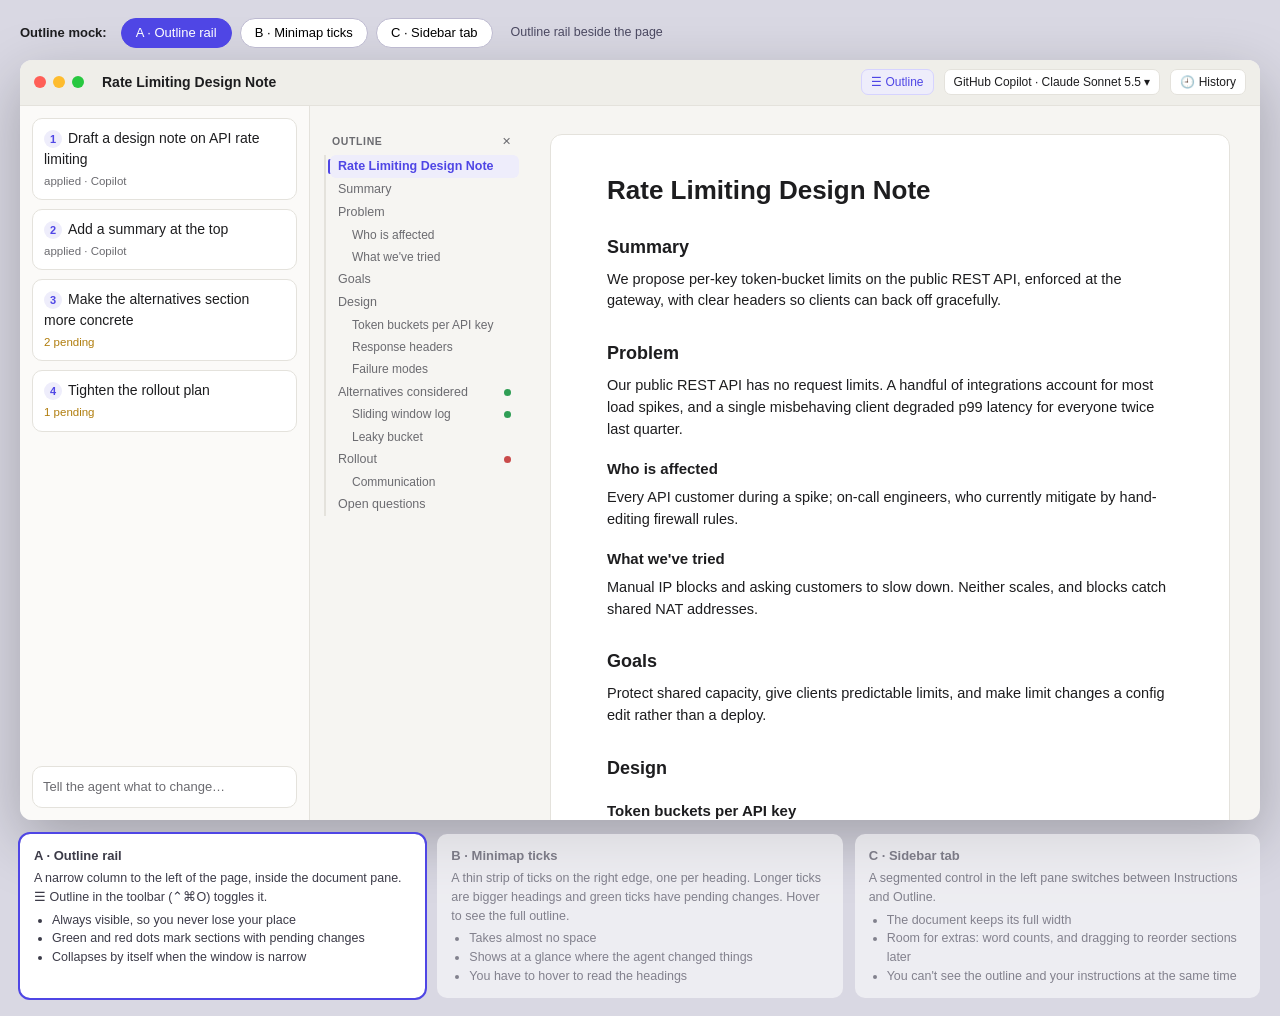
<file: docs/mocks/outline.html>
<!doctype html>
<html lang="en">
<head>
<meta charset="utf-8">
<title>Margins — outline / TOC mocks</title>
<style>
:root{--bg:#f6f5f2;--panel:#fff;--ink:#1d1d1f;--mute:#6b6b70;--line:#e4e2dc;--ins:#dcf5e3;--insb:#2f9e55;--del:#fde4e4;--delb:#c94a4a;--acc:#4f46e5;--accbg:#eeedfb;--accline:#d6d3ff}
*{box-sizing:border-box}
body{margin:0;font:14px/1.5 -apple-system,BlinkMacSystemFont,"SF Pro Text",sans-serif;color:var(--ink);background:#d9d8e3;padding:18px}
.picker{display:flex;gap:8px;align-items:center;margin:0 auto 12px;max-width:1240px}
.picker b{font-size:13px;margin-right:6px}
.picker button{font:inherit;font-size:13px;border:1px solid #bdbad0;background:#fff;border-radius:99px;padding:4px 14px;cursor:pointer}
.picker button.on{background:var(--acc);border-color:var(--acc);color:#fff}
.picker .desc{margin-left:10px;color:#4a4860;font-size:12.5px}

.win{max-width:1240px;height:760px;margin:0 auto;background:var(--bg);border-radius:12px;box-shadow:0 20px 60px rgba(0,0,0,.25);display:flex;flex-direction:column;overflow:hidden}
.tb{height:46px;display:flex;align-items:center;gap:10px;padding:0 14px;border-bottom:1px solid var(--line);background:#efeee9}
.dots{display:flex;gap:7px;margin-right:8px}.dots i{width:12px;height:12px;border-radius:50%;background:#ff5f57}.dots i:nth-child(2){background:#febc2e}.dots i:nth-child(3){background:#28c840}
.tb .title{font-weight:600}
.tb .sp{flex:1}
.tb .btn{font-size:12px;border:1px solid var(--line);background:#fff;border-radius:7px;padding:3px 9px;color:var(--ink);display:flex;gap:5px;align-items:center;cursor:pointer}
.tb .btn.on{background:var(--accbg);border-color:var(--accline);color:var(--acc)}
.body{flex:1;display:flex;min-height:0}

/* left: instructions */
.side{width:290px;border-right:1px solid var(--line);background:#fbfaf8;display:flex;flex-direction:column}
.seg{display:none;margin:10px 12px 0;background:#ecebe6;border-radius:8px;padding:2px}
.seg button{flex:1;font:inherit;font-size:12px;border:0;background:none;border-radius:6px;padding:3px 0;cursor:pointer;color:var(--mute)}
.seg button.on{background:#fff;color:var(--ink);box-shadow:0 1px 2px rgba(0,0,0,.12)}
.cards{flex:1;overflow:auto;padding:12px}
.card{background:#fff;border:1px solid var(--line);border-radius:10px;padding:9px 11px;margin-bottom:9px}
.card .n{display:inline-block;width:18px;height:18px;border-radius:50%;background:var(--accbg);color:var(--acc);font-size:11px;text-align:center;line-height:18px;font-weight:700;margin-right:6px}
.card .s{font-size:11.5px;color:var(--mute);margin-top:3px}
.card .pend{color:#b07d0d}
.composer{margin:10px 12px 12px;border:1px solid var(--line);background:#fff;border-radius:10px;padding:10px;color:var(--mute);font-size:13px}

/* document pane */
.docpane{flex:1;position:relative;display:flex;min-width:0}
.scroll{flex:1;overflow:auto;padding:28px 24px;scroll-behavior:smooth}
article{max-width:680px;margin:0 auto;background:#fff;border:1px solid var(--line);border-radius:12px;padding:40px 56px}
article h1{font-size:26px;margin:0 0 14px;line-height:1.2}
article h2{font-size:18px;margin:28px 0 8px}
article h3{font-size:15px;margin:18px 0 6px}
article p{margin:0 0 10px;font-size:14.5px}
.chg{border-left:3px solid var(--insb);padding-left:10px;margin:0 0 10px -13px}
.chg del{background:var(--del);color:#8f2d2d;text-decoration-color:var(--delb)}
.chg ins{background:var(--ins);color:#1f6e3b;text-decoration:none}
h2.flash,h3.flash{animation:fl 1.2s}
@keyframes fl{0%{background:var(--accbg)}100%{background:transparent}}

/* shared TOC item styles */
.toc a{display:flex;align-items:center;gap:6px;text-decoration:none;color:var(--mute);border-radius:6px;padding:3px 8px;font-size:12.5px;line-height:1.35;cursor:pointer}
.toc a:hover{background:#efeee9;color:var(--ink)}
.toc a.l1{color:var(--ink);font-weight:600}
.toc a.l3{padding-left:22px;font-size:12px}
.toc a.cur{color:var(--acc);background:var(--accbg)}
.toc a .t{flex:1;overflow:hidden;text-overflow:ellipsis;white-space:nowrap}
.toc .pd{width:7px;height:7px;border-radius:50%;background:var(--insb);flex:none}
.toc .pd.del{background:var(--delb)}
.toc .wc{font-size:10.5px;color:#a3a2aa;font-variant-numeric:tabular-nums}

/* ---------- A: floating outline rail inside document pane ---------- */
.railA{display:none;width:210px;flex:none;padding:28px 0 0 14px;border-right:1px solid transparent}
.railA .hd{font-size:10.5px;text-transform:uppercase;letter-spacing:.06em;color:var(--mute);font-weight:700;padding:0 8px 6px;display:flex;justify-content:space-between}
.railA .hd span{cursor:pointer;font-weight:400;letter-spacing:0;text-transform:none}
.railA .toc{position:sticky;top:0;border-left:2px solid var(--line);padding-left:4px}
.railA .toc a.cur{box-shadow:-6px 0 0 -4px var(--acc)}
body.A .railA{display:block}
body.A #tbOutline{display:flex}

/* ---------- B: minimap ticks on the right edge ---------- */
.railB{display:none;position:absolute;right:0;top:0;bottom:0;width:44px;z-index:5}
.railB .ticks{position:absolute;right:10px;top:40px;display:flex;flex-direction:column;gap:7px;align-items:flex-end}
.railB .tick{height:3px;border-radius:2px;background:#cfcdd8;cursor:pointer;transition:background .15s}
.railB .tick.l1{width:22px;background:#9e9cae}.railB .tick.l2{width:16px}.railB .tick.l3{width:9px}
.railB .tick.cur{background:var(--acc)}
.railB .tick.pend{background:var(--insb)}
.railB .tick.pend.cur{box-shadow:0 0 0 2px var(--accline)}
.railB .panel{position:absolute;right:8px;top:28px;width:250px;background:#fff;border:1px solid var(--line);border-radius:12px;box-shadow:0 12px 32px rgba(0,0,0,.16);padding:8px;opacity:0;transform:translateX(8px);pointer-events:none;transition:.15s}
.railB:hover .panel{opacity:1;transform:none;pointer-events:auto}
.railB:hover{width:280px}
body.B .railB{display:block}

/* ---------- C: Outline tab in the sidebar ---------- */
.outlineC{display:none;flex:1;overflow:auto;padding:10px 8px}
.outlineC .toc a{padding:5px 8px;font-size:13px}
.outlineC .toc a.l3{padding-left:24px;font-size:12.5px}
.outlineC .grip{color:#c5c3cc;cursor:grab;font-size:11px;visibility:hidden}
.outlineC .toc a:hover .grip{visibility:visible}
.outlineC .foot{font-size:11.5px;color:var(--mute);padding:10px 8px 0;border-top:1px solid var(--line);margin-top:10px}
body.C .seg{display:flex}
body.C.tabOutline .cards{display:none}
body.C.tabOutline .outlineC{display:block}

/* notes under mock */
.notes{max-width:1240px;margin:14px auto 0;display:grid;grid-template-columns:repeat(3,1fr);gap:12px}
.notes div{background:#fff;border-radius:10px;padding:12px 14px;font-size:12.5px;color:#3c3b48;opacity:.55}
.notes div.on{opacity:1;outline:2px solid var(--acc)}
.notes h4{margin:0 0 4px;font-size:13px}
.notes ul{margin:4px 0 0;padding-left:18px}
#tbOutline{display:none}
</style>
</head>
<body class="A">
<div class="picker">
  <b>Outline mock:</b>
  <button data-v="A" class="on">A · Outline rail</button>
  <button data-v="B">B · Minimap ticks</button>
  <button data-v="C">C · Sidebar tab</button>
  <span class="desc" id="desc"></span>
</div>

<div class="win">
  <div class="tb">
    <div class="dots"><i></i><i></i><i></i></div>
    <span class="title">Rate Limiting Design Note</span>
    <span class="sp"></span>
    <span class="btn on" id="tbOutline" title="Toggle outline (⌃⌘O)">☰ Outline</span>
    <span class="btn">GitHub Copilot · Claude Sonnet 5.5 ▾</span>
    <span class="btn">🕘 History</span>
  </div>
  <div class="body">
    <div class="side">
      <div class="seg"><button data-t="cards" class="on">Instructions</button><button data-t="outline">Outline</button></div>
      <div class="cards">
        <div class="card"><span class="n">1</span>Draft a design note on API rate limiting<div class="s">applied · Copilot</div></div>
        <div class="card"><span class="n">2</span>Add a summary at the top<div class="s">applied · Copilot</div></div>
        <div class="card"><span class="n">3</span>Make the alternatives section more concrete<div class="s pend">2 pending</div></div>
        <div class="card"><span class="n">4</span>Tighten the rollout plan<div class="s pend">1 pending</div></div>
      </div>
      <div class="outlineC"><div class="toc" id="tocC"></div>
        <div class="foot">Drag ⋮⋮ to move a section · ⌥-click to fold · dots = pending changes</div></div>
      <div class="composer">Tell the agent what to change…</div>
    </div>
    <div class="docpane">
      <div class="railA">
        <div class="hd">Outline <span title="Hide (⌃⌘O)">✕</span></div>
        <div class="toc" id="tocA"></div>
      </div>
      <div class="scroll" id="scroll">
        <article id="doc">
          <h1>Rate Limiting Design Note</h1>
          <h2>Summary</h2>
          <p>We propose per-key token-bucket limits on the public REST API, enforced at the gateway, with clear headers so clients can back off gracefully.</p>
          <h2>Problem</h2>
          <p>Our public REST API has no request limits. A handful of integrations account for most load spikes, and a single misbehaving client degraded p99 latency for everyone twice last quarter.</p>
          <h3>Who is affected</h3>
          <p>Every API customer during a spike; on-call engineers, who currently mitigate by hand-editing firewall rules.</p>
          <h3>What we've tried</h3>
          <p>Manual IP blocks and asking customers to slow down. Neither scales, and blocks catch shared NAT addresses.</p>
          <h2>Goals</h2>
          <p>Protect shared capacity, give clients predictable limits, and make limit changes a config edit rather than a deploy.</p>
          <h2>Design</h2>
          <h3>Token buckets per API key</h3>
          <p>Each key gets a bucket with a refill rate and burst size taken from its plan. Buckets live in Redis with a Lua script for atomic take-and-refill.</p>
          <h3>Response headers</h3>
          <p>Every response carries <code>RateLimit-Limit</code>, <code>RateLimit-Remaining</code> and <code>RateLimit-Reset</code>; throttled requests return 429 with <code>Retry-After</code>.</p>
          <h3>Failure modes</h3>
          <p>If Redis is unreachable the gateway fails open with a local in-memory bucket, so an outage in the limiter never becomes an API outage.</p>
          <h2>Alternatives considered</h2>
          <div class="chg" data-pend="ins"><p><del>Fixed windows are simpler.</del> <ins>Fixed one-minute windows are simpler to explain but allow 2× bursts at window edges; we measured this pattern in 3 of our top 10 integrations.</ins></p></div>
          <h3>Sliding window log</h3>
          <div class="chg" data-pend="ins"><p><ins>Exact, but stores one entry per request — roughly 40 GB of Redis at current peak. Rejected on cost.</ins></p></div>
          <h3>Leaky bucket</h3>
          <p>Smooths traffic well but adds queueing latency, which our synchronous clients handle poorly.</p>
          <h2>Rollout</h2>
          <div class="chg" data-pend="del"><p><del>We will roll out in three phases over six weeks, starting with internal keys, then a shadow mode that only logs, and finally enforcement for all keys.</del> <ins>Internal keys → shadow mode (log only) → enforce, over six weeks.</ins></p></div>
          <h3>Communication</h3>
          <p>Email to all key owners two weeks before enforcement, plus a changelog entry and docs for the new headers.</p>
          <h2>Open questions</h2>
          <p>Should burst size scale with plan tier, or stay flat? Do we need per-endpoint limits for the search API?</p>
          <p style="height:220px"></p>
        </article>
      </div>
      <div class="railB"><div class="panel"><div class="toc" id="tocB"></div></div><div class="ticks" id="ticks"></div></div>
    </div>
  </div>
</div>

<div class="notes">
  <div id="nA"><h4>A · Outline rail</h4>A narrow column to the left of the page, inside the document pane. ☰ Outline in the toolbar (⌃⌘O) toggles it.
    <ul><li>Always visible, so you never lose your place</li><li>Green and red dots mark sections with pending changes</li><li>Collapses by itself when the window is narrow</li></ul></div>
  <div id="nB"><h4>B · Minimap ticks</h4>A thin strip of ticks on the right edge, one per heading. Longer ticks are bigger headings and green ticks have pending changes. Hover to see the full outline.
    <ul><li>Takes almost no space</li><li>Shows at a glance where the agent changed things</li><li>You have to hover to read the headings</li></ul></div>
  <div id="nC"><h4>C · Sidebar tab</h4>A segmented control in the left pane switches between Instructions and Outline.
    <ul><li>The document keeps its full width</li><li>Room for extras: word counts, and dragging to reorder sections later</li><li>You can't see the outline and your instructions at the same time</li></ul></div>
</div>

<script>
const doc = document.getElementById('doc'), scroll = document.getElementById('scroll');
const heads = [...doc.querySelectorAll('h1,h2,h3')];
function pendingOf(h) {
  let kinds = new Set(), n = h.nextElementSibling;
  const lvl = +h.tagName[1];
  while (n && !(/^H[1-3]$/.test(n.tagName) && +n.tagName[1] <= lvl)) {
    if (n.dataset && n.dataset.pend) kinds.add(n.dataset.pend);
    n = n.nextElementSibling;
  }
  return kinds;
}
function words(h) {
  let w = 0, n = h.nextElementSibling;
  while (n && !/^H[1-3]$/.test(n.tagName)) { w += (n.textContent.trim().split(/\s+/).length); n = n.nextElementSibling; }
  return w;
}
function build(el, opts = {}) {
  el.innerHTML = '';
  heads.forEach((h, i) => {
    const a = document.createElement('a');
    a.className = 'l' + h.tagName[1];
    a.dataset.i = i;
    const p = pendingOf(h);
    a.innerHTML = (opts.grip ? '<span class="grip">⋮⋮</span>' : '') + `<span class="t">${h.textContent}</span>` +
      (opts.wc && h.tagName !== 'H1' && words(h) ? `<span class="wc">${words(h)}w</span>` : '') +
      (p.size && h.tagName !== 'H1' ? `<span class="pd ${p.has('ins') ? '' : 'del'}" title="pending changes"></span>` : '');
    a.onclick = () => go(i);
    el.appendChild(a);
  });
}
function go(i) {
  const h = heads[i];
  scroll.scrollTop = h.offsetTop - 30;
  h.classList.remove('flash'); void h.offsetWidth; h.classList.add('flash');
}
build(document.getElementById('tocA'));
build(document.getElementById('tocB'));
build(document.getElementById('tocC'), { grip: true, wc: true });
const ticks = document.getElementById('ticks');
heads.forEach((h, i) => {
  const t = document.createElement('div');
  t.className = 'tick l' + h.tagName[1] + (pendingOf(h).size && h.tagName !== 'H1' ? ' pend' : '');
  t.dataset.i = i; t.title = h.textContent; t.onclick = () => go(i);
  ticks.appendChild(t);
});
function spy() {
  let cur = 0;
  heads.forEach((h, i) => { if (h.offsetTop - 60 <= scroll.scrollTop) cur = i; });
  document.querySelectorAll('[data-i]').forEach((e) => e.classList.toggle('cur', +e.dataset.i === cur));
}
scroll.addEventListener('scroll', spy); spy();

const desc = { A: 'Outline rail beside the page', B: 'Minimap ticks, hover to expand', C: 'Outline as a tab in the left pane' };
function pick(v) {
  document.body.className = v + (v === 'C' ? ' tabOutline' : '');
  document.querySelectorAll('.picker button').forEach((b) => b.classList.toggle('on', b.dataset.v === v));
  document.querySelectorAll('.seg button').forEach((b) => b.classList.toggle('on', b.dataset.t === 'outline'));
  ['A', 'B', 'C'].forEach((k) => document.getElementById('n' + k).classList.toggle('on', k === v));
  document.getElementById('desc').textContent = desc[v];
}
document.querySelectorAll('.picker button').forEach((b) => b.onclick = () => pick(b.dataset.v));
document.querySelectorAll('.seg button').forEach((b) => b.onclick = () => {
  document.body.classList.toggle('tabOutline', b.dataset.t === 'outline');
  document.querySelectorAll('.seg button').forEach((x) => x.classList.toggle('on', x === b));
});
pick('A');
</script>
</body>
</html>
</file>
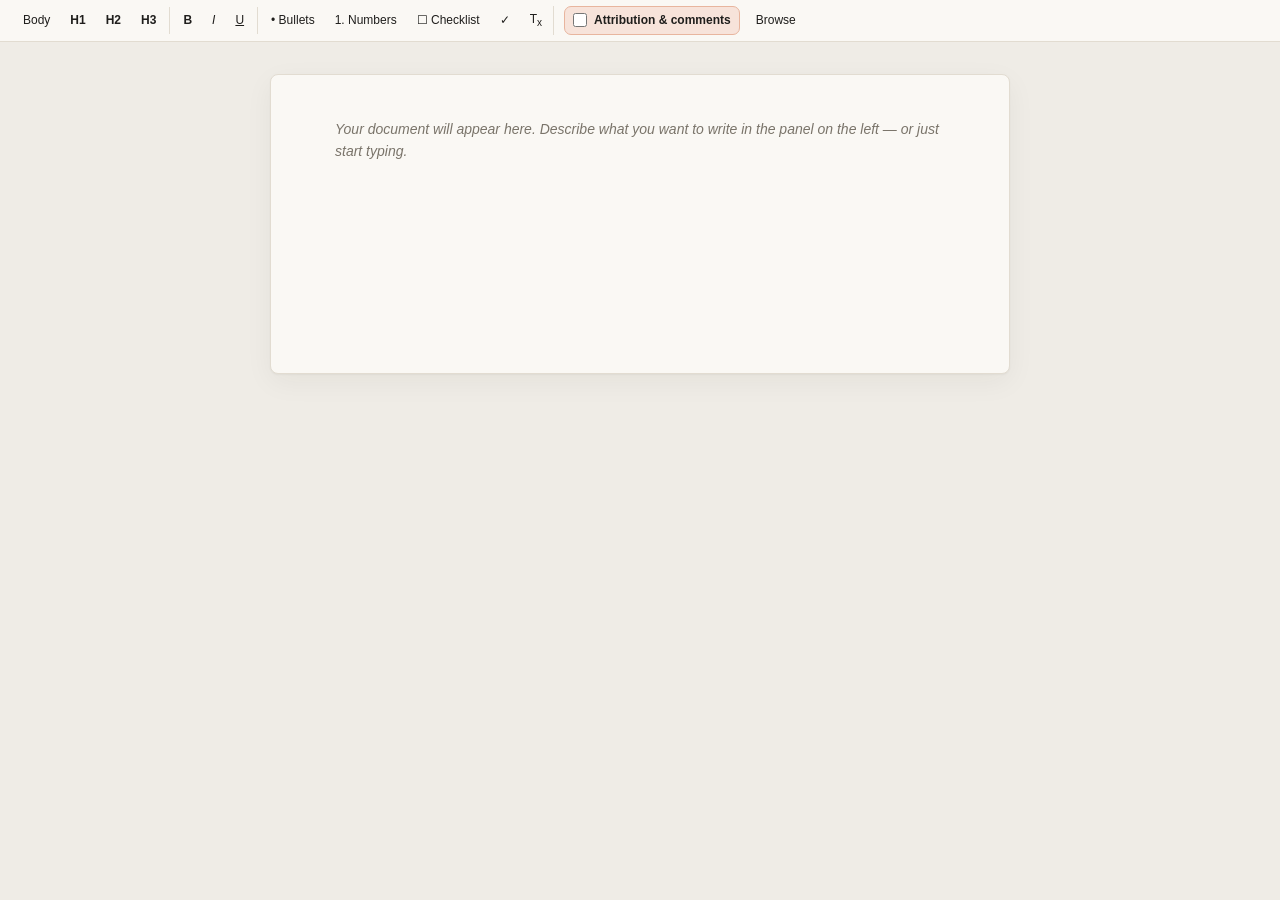
<file: Sources/Margins/Resources/Editor/editor.html>
<!doctype html>
<html>
<head>
<meta charset="utf-8">
<meta name="viewport" content="width=device-width,initial-scale=1">
<link rel="stylesheet" href="editor.css">
<link rel="stylesheet" href="chrome.css">
<link rel="stylesheet" href="semantic-zoom.css">
</head>
<body>
<div class="bar" id="bar">
  <div class="formatbar" id="formatbar" role="toolbar" aria-label="Text formatting and annotations">
    <button class="btn" data-format="paragraph" title="Body (⌘⇧0)" aria-label="Body">Body</button>
    <button class="btn" data-format="h1" title="Heading 1 (⌘⌥1)" aria-label="Heading 1"><strong>H1</strong></button>
    <button class="btn" data-format="h2" title="Heading 2 (⌘⌥2)" aria-label="Heading 2"><strong>H2</strong></button>
    <button class="btn" data-format="h3" title="Heading 3 (⌘⌥3)" aria-label="Heading 3"><strong>H3</strong></button>
    <span class="formatbar-sep" aria-hidden="true"></span>
    <button class="btn" data-format="bold" title="Bold (⌘B)" aria-label="Bold"><strong>B</strong></button>
    <button class="btn" data-format="italic" title="Italic (⌘I)" aria-label="Italic"><em>I</em></button>
    <button class="btn" data-format="underline" title="Underline (⌘U)" aria-label="Underline"><u>U</u></button>
    <span class="formatbar-sep" aria-hidden="true"></span>
    <button class="btn" data-format="bullets" title="Bulleted list (⌘⇧8)" aria-label="Bulleted list">•<span class="fl"> Bullets</span></button>
    <button class="btn" data-format="numbers" title="Numbered list (⌘⇧7)" aria-label="Numbered list">1.<span class="fl"> Numbers</span></button>
    <button class="btn" data-format="checklist" title="Checklist (⌘⇧9)" aria-label="Checklist">☐<span class="fl"> Checklist</span></button>
    <button class="btn" data-format="toggleCheck" title="Toggle checked (⌘⇧X)" aria-label="Toggle checked">✓</button>
    <button class="btn" data-format="removeFormat" title="Clear inline formatting (⌘⌥0)" aria-label="Clear formatting">T<sub>x</sub></button>
    <span class="annotation-controls">
      <label class="annotation-toggle" for="annotation-toggle" title="Attribution &amp; comments"><input type="checkbox" id="annotation-toggle" aria-label="Attribution &amp; comments" aria-controls="annotation-layer annotation-card"><span class="fl">Attribution &amp; comments</span></label>
      <button class="btn" id="annotation-list-button" title="Browse attribution and local comments" aria-haspopup="dialog" aria-expanded="false">Browse <span id="annotation-count"></span></button>
    </span>
  </div>
  <span class="sp"></span>
  <div class="review" id="review" role="group" aria-label="Review tracked changes">
    <span id="pending" role="status" aria-live="polite">No pending changes</span>
    <span class="selbar" id="selbar"><span id="selcount"></span>
      <button data-act="acc-sel">Accept selected</button>
      <button data-act="rej-sel">Reject selected</button>
      <button data-act="clear-sel">Clear</button>
    </span>
    <span class="kb" id="kb" title="Esc then J/K move · X select · A/R accept/reject · C refine · ⌘J discuss selection · ⌘-click select · ⌘K link"><kbd>J</kbd>/<kbd>K</kbd> · <kbd>A</kbd>/<kbd>R</kbd></span>
    <button class="btn" id="rejAll" data-act="rej-all" disabled>Reject all</button>
    <button class="btn p" id="accAll" data-act="acc-all" disabled>Accept all</button>
  </div>
</div>
<div class="findbar" id="findbar" role="search" hidden>
  <input id="findin" type="search" aria-label="Find in document" placeholder="Find in document" spellcheck="false" autocomplete="off">
  <span id="findcount" role="status" aria-live="polite"></span>
  <button class="btn" id="findprev" aria-label="Previous match" title="Previous match (⇧↩)">↑</button>
  <button class="btn" id="findnext" aria-label="Next match" title="Next match (↩)">↓</button>
  <button class="btn" id="findclose" aria-label="Close search" title="Close (Esc)">✕</button>
</div>
<div class="scroll" id="scroll">
  <div id="findmarks" aria-hidden="true"></div>
  <div id="annotation-layer" hidden><div id="annotation-highlights" aria-hidden="true"></div><div id="annotation-markers" role="group" aria-label="Attribution and comment markers"></div></div>
  <article id="doc" contenteditable="true" spellcheck="true"
           data-placeholder="Your document will appear here. Describe what you want to write in the panel on the left — or just start typing."></article>
  <div id="tmarks"></div>
</div>
<nav class="outline" id="outline" aria-label="Outline">
  <div class="ohd">Outline <button id="ohide" title="Hide outline (⌃⌘O)">✕</button></div>
  <div class="otoc" id="otoc"></div>
  <div class="oticks" id="oticks"></div>
</nav>
<div class="pop" id="pop">
  <div class="ph">Refine this change</div>
  <div class="qs">
    <button data-q="Shorter">Shorter</button>
    <button data-q="More specific">More specific</button>
    <button data-q="Different angle">Different angle</button>
    <button data-q="Simpler language">Simpler</button>
  </div>
  <input id="popin" placeholder="e.g. mention the 429 retry header">
  <div class="pf">Only this change is rewritten · Enter to send · Esc to close</div>
</div>
<div class="lpop" id="lpop">
  <div class="lview" id="lview">
    <span class="lhref" id="lhref"></span>
    <button id="lopen" title="Open in browser (⌘-click a link)">Open ↗</button>
    <button id="ledbtn" title="Edit link (⌘K)">Edit</button>
    <button id="lrm" title="Remove link">Remove</button>
  </div>
  <div class="ledit" id="ledit">
    <input id="lurl" placeholder="Paste or type a link, then ↩" spellcheck="false" autocomplete="off">
    <div class="pf">↩ apply · Esc cancel · empty removes the link</div>
  </div>
</div>
<button class="askchip" id="askchip" title="Discuss this passage with the agent (⌘J)"><svg class="bubsvg" viewBox="0 0 20 18" aria-hidden="true"><path d="M10 1.5C5.03 1.5 1.5 4.6 1.5 8.3c0 2.1 1.1 3.9 2.9 5.1-.2 1.3-.9 2.4-1.9 3.1 2.1 0 3.8-.8 4.9-1.9.8.2 1.7.3 2.6.3 4.97 0 8.5-3.1 8.5-6.8S14.97 1.5 10 1.5z"/></svg>Ask</button>
<button class="commentchip" id="commentchip" title="Add a local comment to this selection">Comment</button>
<aside id="annotation-card" class="annotation-card" role="dialog" aria-modal="false" aria-labelledby="annotation-card-title" hidden>
  <header class="annotation-card-head"><h2 id="annotation-card-title">Attribution &amp; comments</h2><button type="button" class="annotation-close" id="annotation-close" aria-label="Close attribution and comments" title="Close (Esc)">✕</button></header>
  <div id="annotation-card-content"></div>
</aside>
<div class="zenpill" id="zenpill" role="toolbar" aria-label="Zen Mode" hidden>
  <span class="zwords" id="zenwords">0 words</span>
  <button class="zpending" id="zenpending" title="Jump to the next pending change" hidden></button>
  <button class="zaccept" id="zenaccept" title="Accept all pending changes" hidden>Accept all</button>
  <span class="zsep" aria-hidden="true"></span>
  <button id="zentype" aria-pressed="false" title="Keep the caret line centered">Typewriter</button>
  <button id="zenfocus" aria-pressed="false" title="Dim paragraphs other than the one you are writing">Focus</button>
  <button class="zexit" id="zenexit" title="Exit Zen Mode (Esc or ⇧⌘F)">Exit Zen</button>
</div>
<div class="visually-hidden" id="annotation-status" role="status" aria-live="polite"></div>
<div class="tpop" id="tpop">
  <div class="thd"><span class="tq" id="tquote"></span><button id="tclose" title="Close (Esc)">✕</button></div>
  <div class="tmsgs" id="tmsgs"></div>
  <div class="qs" id="tchips">
    <button data-q="Explain this.">Explain</button>
    <button data-q="Is this accurate? Check it and tell me what's wrong, if anything.">Is this accurate?</button>
    <button data-q="Tighten this.">Tighten</button>
    <button data-q="Rewrite this in simpler language.">Simpler</button>
  </div>
  <textarea id="tin" rows="1" placeholder="Ask about this, or say how to change it…"></textarea>
  <div class="pf"><span id="tcloud" class="tcloud" hidden title="Using Cloud settings from the main composer">☁ Cloud</span>↩ send · ⇧↩ new line · Esc close · edits arrive as tracked changes</div>
</div>
<script src="theme.js"></script>
<script src="annotations.js"></script>
<script src="tracked-diff.js"></script>
<script src="formatting.js"></script>
<script src="semantic-zoom.js"></script>
<script src="editor.js"></script>
<script src="annotations-ui.js"></script>
<script src="zen.js"></script>
</body>
</html>
</file>
<file: Sources/Margins/Resources/Editor/editor.css>
:root{--rail:#F3F0E9;--bg:#EFECE6;--panel:#FAF8F4;--ink:#1F1E1C;--mute:#7A746A;--line:#E2DCD1;--ins:#EDF5F0;--insb:#2D6A4F;--insink:#1E4D38;--del:#F9E6E6;--delb:#B43E3E;--delink:#8F2D2D;--acc:#C2410C;--accbg:#F7E3DA;--accline:#E8B59E;--thread-bg:#F6E8C8;--thread-acc:#C2410C;--sheet-radius:8px;--ui-font:-apple-system,BlinkMacSystemFont,"Inter",sans-serif;--doc-font:-apple-system,BlinkMacSystemFont,"Inter",sans-serif}
/* Before Swift pushes a theme (window.margins.setTheme), follow the system appearance with Warm Editorial. */
@media (prefers-color-scheme: dark){
  :root:not([data-color-scheme]){--rail:#151412;--bg:#1B1917;--panel:#22201D;--ink:#EFECE6;--mute:#9C958B;--line:#34302B;--ins:#1A2E24;--insb:#4AA67B;--insink:#AEE3C8;--del:#361E20;--delb:#D96B6B;--delink:#F2B3B3;--acc:#EA7B4A;--accbg:#3A241A;--accline:#6B3B24;--thread-bg:#332A1B;--thread-acc:#E5A93B;color-scheme:dark}
}
*{box-sizing:border-box}
html,body{height:100%}
body{margin:0;font:14px/1.55 var(--ui-font);color:var(--ink);background:var(--bg);display:flex;flex-direction:column;overflow:hidden;-webkit-font-smoothing:antialiased}
.bar{display:flex;align-items:center;gap:8px;padding:5px 14px;border-bottom:1px solid var(--line);background:var(--panel);min-height:40px}
.sp{flex:1}
#pending{font-size:12px;color:var(--mute)}
.btn{font:inherit;font-size:12px;border:1px solid var(--line);background:var(--panel);color:var(--ink);border-radius:7px;padding:4px 10px;cursor:pointer}
.btn.p{background:var(--ink);color:var(--panel);border-color:var(--ink)}
.btn:disabled{opacity:.35;cursor:default}
.kb{font-size:11px;color:var(--mute);white-space:nowrap;overflow:hidden;text-overflow:ellipsis}
.kb kbd{font:11px ui-monospace,Menlo,monospace;border:1px solid var(--line);border-bottom-width:2px;border-radius:4px;padding:0 4px;background:var(--panel)}
@media (max-width:900px){.kb{display:none}}
@media (max-width:700px){.scroll{padding:16px 16px 120px}article{padding:32px 52px 32px 32px}}
.selbar{display:none;align-items:center;gap:6px;font-size:12px;background:var(--accbg);color:var(--acc);border-radius:8px;padding:3px 4px 3px 10px;font-weight:600}
.selbar.on{display:inline-flex}
.selbar button{font:inherit;font-size:12px;font-weight:500;border:1px solid var(--accline);background:var(--panel);color:var(--ink);border-radius:6px;padding:2px 8px;cursor:pointer}
.scroll{flex:1;overflow:auto;padding:32px 64px 120px;position:relative}
article{max-width:740px;margin:0 auto;background:var(--panel);border:1px solid var(--line);border-radius:12px;padding:44px 64px;min-height:300px;outline:none;caret-color:var(--acc);font-family:var(--doc-font)}
article:focus-within{box-shadow:0 0 0 3px var(--accbg)}
article.empty::before{content:attr(data-placeholder);color:var(--mute);font-style:italic;pointer-events:none}
article h1{font-size:28px;line-height:1.2;margin:0 0 16px;letter-spacing:-.01em}
article h2{font-size:18px;margin:28px 0 8px}
article h3{font-size:15px;margin:20px 0 6px}
article p,article li{font-size:15px}
article blockquote{margin:12px 0;padding-left:14px;border-left:3px solid var(--line);color:var(--mute)}
article pre{background:var(--bg);border-radius:8px;padding:10px 12px;overflow:auto;font-size:13px;white-space:pre-wrap;overflow-wrap:anywhere}
article code{font:13px ui-monospace,Menlo,monospace;background:var(--bg);border-radius:4px;padding:0 3px}
article table{border-collapse:collapse;margin:12px 0}
article td,article th{border:1px solid var(--line);padding:4px 8px;font-size:14px}
article a{color:var(--acc)}

/* tracked changes (block level) */
.chg{position:relative;border-radius:4px}
.chg>ins,.chg>del{display:block;text-decoration:none;padding:1px 0 1px 12px;margin-left:-15px;border-left:3px solid transparent}
.chg>ins{background:var(--ins);border-left-color:var(--insb)}
.chg>del{background:var(--del);color:var(--delink);border-left-color:var(--delb)}
.chg>del *{text-decoration:line-through;text-decoration-color:var(--delb)}
.chg>ins:empty,.chg>del:empty{display:none}
.chg>ins>:first-child,.chg>del>:first-child{margin-top:4px}
.chg>ins>:last-child,.chg>del>:last-child{margin-bottom:4px}
/* Compact prose replacements: deleted wording sits at its position in the text. */
.chg.diff-compact>del{display:none}
.chg.diff-compact>ins{background:transparent;border-left-color:var(--insb)}
.diff-removed{background:var(--del);color:var(--delink);text-decoration:line-through;text-decoration-color:var(--delb);cursor:default}
.diff-removed *{color:inherit;text-decoration:inherit}
.diff-space-before{margin-inline-start:.2em}
.diff-space-after{margin-inline-end:.2em}
::highlight(margins-added){background-color:var(--ins);text-decoration:underline;text-decoration-color:var(--insb);text-decoration-thickness:2px}
.tools{position:absolute;right:-50px;top:2px;display:flex;flex-direction:column;gap:2px;opacity:.55;transition:opacity .15s;user-select:none;-webkit-user-select:none}
.chg:hover>.tools,.chg.cur>.tools{opacity:1}
.tools button{font-size:11px;line-height:1;border:1px solid var(--line);background:var(--panel);color:var(--ink);border-radius:5px;padding:3px 5px;cursor:pointer;width:26px}
.tools button:hover{border-color:var(--ink)}
.tools .ok:hover{background:var(--ins)}.tools .no:hover{background:var(--del)}
.rb{position:absolute;right:-50px;top:-16px;font:600 10px ui-monospace,Menlo,monospace;color:var(--acc);background:var(--accbg);border-radius:4px;padding:1px 4px;user-select:none;-webkit-user-select:none}
.chg.sel{outline:2px solid var(--acc);outline-offset:2px}
.chg.cur{box-shadow:0 0 0 3px var(--accline)}
.chg.peek{outline:1px dashed var(--acc);outline-offset:3px;background:var(--accbg)}
/* Calm working shimmer: a soft accent wash drifting across the block plus a gutter glow; no layout change. */
.chg.refining>ins,#doc > .paragraph-working{background:linear-gradient(100deg,transparent 0%,var(--accbg) 45%,transparent 90%);background-size:250% 100%;animation:working-shimmer 2.4s ease-in-out infinite;box-shadow:inset 3px 0 0 var(--accline);border-radius:4px}
@keyframes working-shimmer{0%{background-position:100% 0}100%{background-position:-150% 0}}
.flash{animation:f 1.4s ease}
@keyframes f{from{box-shadow:0 0 0 5px var(--accline)}to{box-shadow:0 0 0 0 transparent}}

/* read-only preview of an old version */
article.ro{caret-color:transparent}
article.ro .tools,article.ro .rb{display:none}
body.previewing .review{display:none}

/* refine popover */
.pop{position:fixed;display:none;width:320px;background:var(--panel);border:1px solid var(--accline);border-radius:12px;box-shadow:0 10px 30px rgba(0,0,0,.15);padding:10px;z-index:20}
.pop .ph{font-size:11px;font-weight:600;text-transform:uppercase;letter-spacing:.05em;color:var(--acc);margin-bottom:6px}
.pop .qs{display:flex;gap:5px;margin-bottom:7px;flex-wrap:wrap}
.pop .qs button{font:inherit;font-size:11.5px;border:1px dashed var(--line);background:var(--panel);border-radius:99px;padding:2px 8px;cursor:pointer;color:var(--mute)}
.pop .qs button:hover{border-color:var(--acc);color:var(--acc)}
.pop input{width:100%;font:inherit;border:1px solid var(--line);background:var(--panel);color:var(--ink);border-radius:8px;padding:7px 9px;outline:none}
.pop input:focus{border-color:var(--accline);box-shadow:0 0 0 3px var(--accbg)}
.pop .pf{font-size:11px;color:var(--mute);margin-top:5px}

/* links */
article a{text-decoration:underline;text-decoration-color:var(--accline);text-underline-offset:2px}
article a:hover{text-decoration-color:var(--acc)}
article.ro a,.chg>del a{cursor:pointer}
.lpop{position:fixed;display:none;z-index:25;background:var(--panel);border:1px solid var(--line);border-radius:10px;box-shadow:0 8px 24px rgba(0,0,0,.14);padding:6px}
.lpop .lview,.lpop .ledit{display:none}
.lpop[data-mode=view] .lview{display:flex;align-items:center;gap:4px}
.lpop[data-mode=edit] .ledit{display:block;width:340px}
.lhref{max-width:260px;overflow:hidden;text-overflow:ellipsis;white-space:nowrap;font-size:12px;color:var(--acc);cursor:pointer;padding:0 6px}
.lhref:hover{text-decoration:underline}
.lview button{font:inherit;font-size:12px;border:1px solid transparent;background:none;color:var(--ink);border-radius:6px;padding:2px 7px;cursor:pointer}
.lview button:hover{border-color:var(--line);background:var(--bg)}
.lpop input{width:100%;font:inherit;font-size:13px;border:1px solid var(--line);background:var(--panel);color:var(--ink);border-radius:7px;padding:6px 8px;outline:none}
.lpop input:focus{border-color:var(--accline);box-shadow:0 0 0 3px var(--accbg)}
.lpop .pf{font-size:11px;color:var(--mute);margin-top:4px;padding:0 2px}

/* images & diagrams */
article img{max-width:100%;height:auto;vertical-align:middle;border-radius:4px}
article figure{margin:1.2em 0;text-align:center}
article figure img{display:block;margin:0 auto}
article figcaption{font-size:.85em;color:var(--mute);margin-top:.5em;font-style:italic}
article img:hover{outline:2px solid var(--accline);outline-offset:2px}
.chg>del img{opacity:.45;filter:grayscale(1)}
@media (prefers-color-scheme:dark){
  html:not([data-color-scheme=light]) article img[src$=".svg"]{background:#fff;padding:10px;border-radius:8px}
}
html[data-color-scheme=dark] article img[src$=".svg"]{background:#fff;padding:10px;border-radius:8px}

/* outline: rail beside the page, or ticks on the right edge when narrow */
.outline{display:none;position:fixed;z-index:6}
body.has-outline .outline{display:block}
.outline .otoc a{display:flex;align-items:center;gap:6px;color:var(--mute);border-radius:6px;padding:3px 8px;font-size:12.5px;line-height:1.35;cursor:pointer;text-decoration:none}
.outline .otoc a:hover{background:var(--line);color:var(--ink)}
.outline .otoc a.d0{color:var(--ink);font-weight:600}
.outline .otoc a.d1{padding-left:20px;font-size:12px}
.outline .otoc a.d2,.outline .otoc a.d3{padding-left:32px;font-size:12px}
.outline .otoc a.prop .t{font-style:italic;color:var(--insink)}
.outline .otoc a.cur{color:var(--acc);background:var(--accbg)}
.outline .otoc .t{flex:1;overflow:hidden;text-overflow:ellipsis;white-space:nowrap}
.outline .pd{width:7px;height:7px;border-radius:50%;background:var(--insb);flex:none}
.outline .pd.del{background:var(--delb)}
.outline .ohd{display:flex;justify-content:space-between;align-items:center;font-size:10.5px;font-weight:700;letter-spacing:.06em;text-transform:uppercase;color:var(--mute);padding:0 6px 6px 10px}
.outline .ohd button{border:0;background:none;color:var(--mute);cursor:pointer;font-size:11px;border-radius:4px;padding:1px 4px}
.outline .ohd button:hover{background:var(--line);color:var(--ink)}

/* rail */
body.has-outline.outline-rail .scroll{padding-left:252px}
body.outline-rail .outline{left:16px;width:216px;bottom:0;padding:30px 0 16px}
body.outline-rail .otoc{max-height:calc(100% - 26px);overflow:auto;border-left:2px solid var(--line);padding-left:4px}
body.outline-rail .otoc a.cur{box-shadow:-6px 0 0 -4px var(--acc)}
body.outline-rail .oticks{display:none}

/* ticks */
body.has-outline:not(.outline-rail) .scroll{padding-right:48px}
body:not(.outline-rail) .outline{right:0;width:40px;bottom:0}
body:not(.outline-rail) .oticks{position:absolute;right:12px;top:30px;display:flex;flex-direction:column;align-items:flex-end;gap:7px}
.oticks i{display:block;height:3px;border-radius:2px;background:var(--line);cursor:pointer;width:9px}
.oticks i.d0{width:22px;background:var(--mute);opacity:.6}
.oticks i.d1{width:15px;background:var(--mute);opacity:.35}
.oticks i.ins{background:var(--insb);opacity:1}
.oticks i.del{background:var(--delb);opacity:1}
.oticks i.cur{background:var(--acc);opacity:1}
body:not(.outline-rail) .ohd,body:not(.outline-rail) .otoc{position:absolute;right:8px;width:250px;opacity:0;pointer-events:none;transform:translateX(8px);transition:opacity .15s,transform .15s}
body:not(.outline-rail) .ohd{top:16px;height:30px;padding:10px 6px 0 14px;background:var(--panel);border:1px solid var(--line);border-bottom:0;border-radius:12px 12px 0 0;z-index:1}
body:not(.outline-rail) .otoc{top:46px;max-height:calc(100% - 64px);overflow:auto;background:var(--panel);border:1px solid var(--line);border-top:0;border-radius:0 0 12px 12px;padding:0 6px 8px;box-shadow:0 14px 30px rgba(0,0,0,.16)}
body:not(.outline-rail) .outline:hover{width:280px}
body:not(.outline-rail) .outline:hover .ohd,body:not(.outline-rail) .outline:hover .otoc{opacity:1;pointer-events:auto;transform:none}
body:not(.outline-rail) .outline:hover .oticks{opacity:0}

/* inline discussion threads */
::highlight(thread){background-color:var(--thread-bg)}
.askchip{position:fixed;display:none;align-items:center;gap:5px;z-index:22;font:600 12px var(--ui-font);color:var(--panel);background:var(--ink);border:0;border-radius:99px;padding:4px 10px 4px 8px;cursor:pointer;box-shadow:0 4px 14px rgba(0,0,0,.2)}
.askchip:hover{background:var(--acc)}
.bubsvg{width:14px;height:13px;flex:none;fill:none;stroke:currentColor;stroke-width:1.7;stroke-linejoin:round;overflow:visible}
#tmarks{position:absolute;left:0;top:0;width:0;height:0}
.tmark{position:absolute;display:flex;align-items:center;gap:2px;height:22px;padding:0 3px;font:600 10px var(--ui-font);color:var(--acc);background:none;border:0;border-radius:6px;cursor:pointer;z-index:3;opacity:.75;user-select:none;-webkit-user-select:none;transition:opacity .12s,transform .12s}
.tmark .bubsvg{width:18px;height:16px;fill:var(--accbg);stroke-width:1.5}
.tmark .n{min-width:13px;height:13px;line-height:13px;padding:0 3px;border-radius:7px;background:var(--acc);color:var(--panel);text-align:center;font-size:9px;margin-left:-7px;margin-top:-10px}
.tmark:hover{opacity:1;transform:scale(1.08)}
.tmark.on{opacity:1}.tmark.on .bubsvg{fill:var(--acc)}
.tmark.busy{animation:pulse 1.2s ease-in-out infinite}
@keyframes pulse{50%{box-shadow:0 0 0 4px var(--accbg)}}
article.ro~#tmarks{display:none}
.tpop{position:fixed;display:none;flex-direction:column;width:360px;max-height:min(520px,70vh);background:var(--panel);border:1px solid var(--accline);border-radius:12px;box-shadow:0 12px 34px rgba(0,0,0,.18);padding:10px;z-index:24}
.thd{display:flex;align-items:flex-start;gap:6px;margin-bottom:8px}
.tq{flex:1;font-size:12.5px;line-height:1.4;color:var(--mute);border-left:3px solid var(--thread-acc);padding:1px 0 1px 8px;font-style:italic;max-height:3.6em;overflow:hidden}
.thd button{border:0;background:none;color:var(--mute);cursor:pointer;font-size:12px;border-radius:4px;padding:1px 5px}
.thd button:hover{background:var(--line);color:var(--ink)}
.tmsgs{overflow:auto;display:flex;flex-direction:column;gap:6px;min-height:0}
.tmsgs:empty{display:none}
.tm{font-size:13px;line-height:1.45;border-radius:10px;padding:6px 9px;white-space:pre-wrap;word-wrap:break-word;max-width:92%}
.tm.me{align-self:flex-end;background:var(--accbg);color:var(--ink);border-bottom-right-radius:3px}
.tm.ai{align-self:flex-start;background:var(--bg);border-bottom-left-radius:3px}
.tm.ai.err{color:var(--delb)}
.tm.ai.working{color:var(--mute);font-style:italic;display:flex;align-items:center;gap:6px;white-space:normal}
.tm.ai.working .act{flex:1;overflow:hidden;text-overflow:ellipsis;white-space:nowrap}
.tm .stop{font:inherit;font-style:normal;font-size:11px;border:1px solid var(--line);background:var(--panel);color:var(--ink);border-radius:5px;padding:0 6px;cursor:pointer}
.tm .chgs{display:block;margin-top:4px;font-size:12px;font-weight:600;color:var(--insink);cursor:pointer;white-space:normal}
.tm .chgs:hover{text-decoration:underline}
.tm .files{display:block;margin-top:4px;font:11px ui-monospace,SFMono-Regular,Menlo,monospace;color:var(--mute);white-space:normal;word-break:break-all}
.tm .chgs.done{color:var(--mute);font-weight:500;cursor:default;text-decoration:none}
.tm .sum{display:block;margin-top:2px;font-size:12px;color:var(--mute);white-space:normal}
.spin{width:10px;height:10px;border:2px solid var(--line);border-top-color:var(--acc);border-radius:50%;animation:spin .8s linear infinite;flex:none}
@keyframes spin{to{transform:rotate(360deg)}}
.tpop .qs{display:flex;gap:5px;margin:2px 0 7px;flex-wrap:wrap}
.tpop .qs button{font:inherit;font-size:11.5px;border:1px dashed var(--line);background:var(--panel);border-radius:99px;padding:2px 8px;cursor:pointer;color:var(--mute)}
.tpop .qs button:hover{border-color:var(--acc);color:var(--acc)}
.tpop textarea{margin-top:8px;width:100%;resize:none;font:inherit;font-size:13px;line-height:1.4;border:1px solid var(--line);background:var(--panel);color:var(--ink);border-radius:8px;padding:7px 9px;outline:none;max-height:120px}
.tpop .qs+textarea{margin-top:0}
.tpop textarea:focus{border-color:var(--accline);box-shadow:0 0 0 3px var(--accbg)}
.tpop textarea:disabled{opacity:.5}
.tpop .pf{font-size:11px;color:var(--mute);margin-top:5px}
.tpop .tcloud{display:inline-block;font:inherit;font-size:11px;border:1px solid var(--acc);background:var(--accbg);border-radius:99px;padding:0 7px;margin-right:6px;color:var(--acc)}
.tpop .tcloud[hidden]{display:none}

/* Find highlights live outside the editable HTML and never enter saved documents. */
.findbar{display:flex;align-items:center;gap:8px;padding:8px 20px;background:var(--panel);border-bottom:1px solid var(--line)}
.findbar[hidden]{display:none}
.findbar input{flex:1;min-width:80px;font:inherit;color:var(--ink);background:var(--bg);border:1px solid var(--line);border-radius:6px;padding:4px 8px}
#findcount{font-size:12px;color:var(--mute);white-space:nowrap}
#findmarks{position:absolute;inset:0;pointer-events:none;z-index:2}
.findmark{position:absolute;background:rgba(255,210,0,.30);border-radius:2px}
.findmark.active{background:rgba(255,145,0,.40);outline:2px solid #c77900}

/* Keep the Command-Enter accent in the gutter, with a 6px gap and no text reflow. */
#doc > .paragraph-working{box-shadow:-6px 0 var(--panel),-9px 0 var(--acc);border-radius:4px}

/* Formatting controls stay above the document without taking its selection. */
.formatbar{display:flex;align-items:center;flex-wrap:nowrap;gap:2px;min-width:0;overflow-x:auto;scrollbar-width:none}
.formatbar button[aria-pressed=true]{background:var(--accbg);border-color:var(--acc);color:var(--acc)}
.formatbar-sep{width:1px;align-self:stretch;margin:2px 2px;background:var(--line)}
article ul[data-task]{list-style:none;padding-left:24px}
article input[type=checkbox]{margin:0 8px 0 -22px;accent-color:var(--acc);cursor:pointer}
article.ro input[type=checkbox],.chg>del input[type=checkbox]{pointer-events:none}

/* Persistent annotations: all paint and controls stay outside #doc. */
:root{--annotation-tint:color-mix(in srgb,var(--acc) 12%,transparent);--comment-ink:var(--thread-acc);--comment-bg:color-mix(in srgb,var(--thread-acc) 13%,transparent)}
.annotation-controls{display:inline-flex;align-items:center;flex-wrap:wrap;gap:7px;margin-left:auto;padding-left:10px;border-left:1px solid var(--line)}
.annotation-toggle{display:inline-flex;align-items:center;gap:7px;font-size:12px;font-weight:650;border:1px solid var(--accline);background:var(--accbg);border-radius:7px;padding:4px 8px;cursor:pointer;white-space:nowrap;color:var(--ink)}
.annotation-toggle input{width:14px;height:14px;margin:0;accent-color:var(--acc)}
.annotation-toggle:focus-within{outline:2px solid var(--acc);outline-offset:2px}
#annotation-count{font-variant-numeric:tabular-nums;color:var(--mute)}
#annotation-layer,#annotation-highlights,#annotation-markers{position:absolute;left:0;top:0;width:0;height:0;pointer-events:none;z-index:3}
#annotation-layer[hidden]{display:none}
.annotation-highlight{position:absolute;pointer-events:none;border-radius:2px}
.annotation-attribution{background:var(--annotation-tint)}
.annotation-comment-line{border-bottom:2px solid var(--comment-ink);border-radius:0;background:var(--comment-bg)}
#annotation-markers .annotation-marker{position:absolute;min-width:52px;height:24px;white-space:nowrap;pointer-events:auto;padding:2px 6px;line-height:18px;font-size:10px;font-weight:700;border-color:var(--accline);background:var(--panel);color:var(--acc);box-shadow:0 1px 4px rgba(0,0,0,.06)}
#annotation-markers .annotation-marker:hover{background:var(--accbg);border-color:var(--acc)}
.annotation-card{position:fixed;z-index:28;display:flex;flex-direction:column;overflow:hidden;background:var(--panel);border:1px solid var(--accline);border-radius:12px;box-shadow:0 12px 38px rgba(0,0,0,.19);font-size:13px;line-height:1.45;color:var(--ink)}
.annotation-card[hidden]{display:none}
.annotation-card-head{display:flex;align-items:center;gap:10px;padding:11px 12px;border-bottom:1px solid var(--line);flex:none}
.annotation-card h2{font-size:13px;margin:0;font-weight:700;flex:1}
.annotation-close{font:inherit;border:0;background:none;border-radius:5px;padding:2px 6px;color:var(--mute);cursor:pointer}
.annotation-close:hover{background:var(--bg);color:var(--ink)}
#annotation-card-content{overflow:auto;padding:12px;min-height:0;overscroll-behavior:contain}
.annotation-card p{margin:7px 0}
.annotation-card h3{font-size:11px;font-weight:700;letter-spacing:.025em;margin:0 0 6px;color:var(--mute)}
.annotation-section{padding-top:12px;margin-top:10px;border-top:1px solid var(--line)}
.annotation-section:first-child{padding-top:0;margin-top:0;border-top:0}
.annotation-meta{display:flex;align-items:center;flex-wrap:wrap;gap:5px 9px;color:var(--mute);font-size:11px;margin-bottom:8px}
.annotation-meta strong{color:var(--ink);font-weight:600}
.annotation-badge{display:inline-block;line-height:1.5;font-size:10px;border:1px solid var(--line);border-radius:5px;padding:0 5px;color:var(--mute);background:var(--bg)}
.annotation-hint,.annotation-empty{font-size:12px;color:var(--mute)}
.annotation-preserve{white-space:pre-wrap;overflow-wrap:anywhere}
.annotation-quote{font-size:12px;line-height:1.5;margin:5px 0 12px;padding:2px 0 2px 9px;border-left:3px solid var(--comment-ink);color:var(--mute);max-height:120px;overflow:auto}
.annotation-section ul,.annotation-section ol{padding-left:20px;margin:5px 0}
.annotation-section li{margin:6px 0;overflow-wrap:anywhere}
.annotation-date{display:block;color:var(--mute);font-size:11px;margin-top:2px}
.annotation-actions{display:flex;flex-wrap:wrap;align-items:center;gap:6px;margin-top:10px}
.annotation-actions .btn{font-size:11px;padding:3px 8px}
.annotation-thread-actions{border-top:1px solid var(--line);padding-top:10px;margin-top:12px}
.annotation-editor{margin-top:13px;padding-top:11px;border-top:1px solid var(--line)}
.annotation-editor label{display:block;font-size:12px;font-weight:600;margin-bottom:5px}
.annotation-editor textarea{width:100%;display:block;resize:vertical;min-height:65px;max-height:240px;font:inherit;line-height:1.5;color:var(--ink);background:var(--bg);border:1px solid var(--line);border-radius:7px;padding:7px 9px}
.annotation-editor textarea:focus,.annotation-filters input:focus,.annotation-filters select:focus{outline:2px solid var(--acc);outline-offset:1px}
.annotation-editor .annotation-actions{justify-content:flex-end}
.annotation-message{padding:9px 10px;background:var(--bg);border:1px solid var(--line);border-radius:9px;overflow-wrap:anywhere}
.annotation-message>strong{font-size:11px}
.annotation-message p{margin:5px 0 0}
.annotation-reply{margin-top:10px;margin-left:14px}
.annotation-tool{border:1px solid var(--line);border-radius:7px;margin-top:7px;overflow:hidden}
.annotation-tool summary{display:flex;align-items:center;gap:8px;cursor:pointer;padding:6px 8px;font-size:12px}
.annotation-tool summary:before{content:'▸';color:var(--mute)}
.annotation-tool[open] summary:before{content:'▾'}
.annotation-tool-title{flex:1;min-width:0;overflow-wrap:anywhere}
.annotation-tool>p{padding:0 8px}
.annotation-tool pre{font:11px/1.5 ui-monospace,Menlo,monospace;white-space:pre-wrap;overflow-wrap:anywhere;max-height:220px;overflow:auto;background:var(--bg);border-top:1px solid var(--line);padding:8px;margin:0}
.annotation-files{font:11px/1.5 ui-monospace,Menlo,monospace}
.annotation-filters{display:flex;flex-direction:column;gap:8px;margin-bottom:10px}
.annotation-filters input,.annotation-filters select{width:100%;font:inherit;font-size:12px;color:var(--ink);background:var(--bg);border:1px solid var(--line);border-radius:7px;padding:6px 8px}
.annotation-items{display:flex;flex-direction:column;gap:7px}
.annotation-list-item.btn{display:flex;flex-direction:column;align-items:flex-start;text-align:left;width:100%;gap:4px;white-space:normal;padding:9px 10px;font-size:12px;line-height:1.4;overflow-wrap:anywhere}
.annotation-list-item:hover{border-color:var(--acc);background:var(--accbg)}
.annotation-list-label{font-size:10px;font-weight:700;color:var(--acc)}
.annotation-list-detail{font-size:10px;color:var(--mute)}
.commentchip{position:fixed;display:none;z-index:22;font:600 12px var(--ui-font);color:var(--panel);background:var(--ink);border:0;border-radius:99px;padding:4px 10px;cursor:pointer;box-shadow:0 4px 14px rgba(0,0,0,.2)}
.commentchip:hover{background:var(--acc)}
.annotation-context{position:fixed;z-index:35;min-width:210px;display:flex;flex-direction:column;gap:2px;padding:5px;border:1px solid var(--line);border-radius:9px;background:var(--panel);box-shadow:0 6px 24px rgba(0,0,0,.17)}
.annotation-context .btn{border:0;text-align:left;border-radius:5px;padding:6px 9px}
.annotation-context .btn:hover,.annotation-context .btn:focus{background:var(--accbg);color:var(--acc)}
.annotation-card button:focus-visible,.annotation-marker:focus-visible,.commentchip:focus-visible,.annotation-context button:focus-visible{outline:2px solid var(--acc);outline-offset:2px}
.visually-hidden{position:absolute;width:1px;height:1px;padding:0;margin:-1px;overflow:hidden;clip:rect(0,0,0,0);white-space:nowrap;border:0}
@media (max-width:760px){.annotation-controls{margin-left:0;padding-left:0;border-left:0}.annotation-toggle{font-size:11px}}
/* Historical attribution remains inspectable while document editing is disabled. */
body.previewing .formatbar{display:flex}
body.previewing .formatbar [data-format],body.previewing .formatbar .formatbar-sep{display:none}
body.previewing .annotation-controls{border-left:0;padding-left:0;margin-left:0}
.annotation-menu-separator{height:1px;background:var(--line);margin:3px 4px}
.annotation-uncertain{border-top:1px dashed var(--acc)}
.annotation-uncertain-label{padding:7px 9px;border:1px dashed var(--acc);border-radius:7px;background:var(--accbg);font-size:12px}
</file>
<file: Sources/Margins/Resources/Editor/chrome.css>
/* Chrome refresh (#5), theme sheet styles (#3), and Zen Mode (#6).
   Loaded after editor.css; every color comes from theme variables. */

/* Unified bar: formatting on the left, review controls only while changes are pending. */
.bar{gap:6px;overflow:hidden}
.bar .formatbar .btn{border-color:transparent;background:transparent;padding:4px 8px;border-radius:6px;white-space:nowrap;transition:background-color .12s,border-color .12s}
.bar .formatbar .btn:hover{background:var(--accbg)}
.bar .formatbar .btn[aria-pressed=true]{background:var(--accbg);border-color:var(--accline);color:var(--acc)}
.formatbar::-webkit-scrollbar{display:none}
.review{display:flex;align-items:center;gap:8px;flex:none}
body:not(.has-pending) #rejAll,body:not(.has-pending) #accAll,body:not(.has-pending) #kb{display:none}
body:not(.has-pending) #pending{display:none}
@media (max-width:1100px){.formatbar .fl{display:none}}
@media (max-width:820px){.annotation-toggle .fl{display:none}}

/* Sheet: card (soft ambient shadow) or seamless (prose sits directly on the canvas). */
article{border-radius:var(--sheet-radius);border-color:var(--line)}
html:not([data-color-scheme=dark]) article{box-shadow:0 1px 2px rgba(31,30,28,.04),0 8px 28px rgba(31,30,28,.05)}
html[data-color-scheme=dark] article{box-shadow:inset 0 1px 0 rgba(255,255,255,.06)}
html[data-sheet-style=seamless] .scroll{background:var(--panel)}
html[data-sheet-style=seamless] article{border-color:transparent;box-shadow:none;border-radius:0}
article:focus-within{box-shadow:0 0 0 3px var(--accbg)}
html[data-sheet-style=seamless] article:focus-within{box-shadow:none}

/* Micro-states: change tools and thread marks recede until you reach for them. */
.tools{opacity:.18;transition:opacity .16s ease}
.chg:hover>.tools,.chg.cur>.tools,.tools:focus-within{opacity:1}
.tmark{opacity:.4;transition:opacity .16s ease,transform .12s}
.tmark:hover,.tmark.on,.tmark:focus-visible{opacity:1}
.chg{transition:box-shadow .16s ease}

/* Theme switches cross-fade surfaces instead of snapping. */
html.themed body,html.themed .bar,html.themed article,html.themed .scroll{transition:background-color .2s ease,color .2s ease,border-color .2s ease}

/* Zen Mode: the document is the only thing on screen. */
.bar,.outline,.findbar{transition:opacity .22s ease}
body.zen .bar{display:none}
body.zen .outline{display:none}
body.zen .scroll{background:var(--panel);padding-top:72px}
body.zen article{border-color:transparent;box-shadow:none;border-radius:0}
body.zen article:focus-within{box-shadow:none}
body.zen.zen-typewriter .scroll{padding-bottom:55vh}
body.zen.zen-focus #doc > *{opacity:.38;transition:opacity .18s ease}
body.zen.zen-focus #doc > *:hover{opacity:1}

.zenpill{position:fixed;top:8px;left:50%;transform:translate(-50%,-4px);z-index:30;display:flex;align-items:center;gap:4px;padding:3px 4px 3px 12px;font:12px var(--ui-font);color:var(--mute);background:var(--panel);border:1px solid var(--line);border-radius:999px;box-shadow:0 4px 18px rgba(0,0,0,.08);opacity:0;pointer-events:none;transition:opacity .22s ease,transform .22s ease}
.zenpill[hidden]{display:none}
.zenpill.on,.zenpill:focus-within{opacity:1;pointer-events:auto;transform:translate(-50%,0)}
.zenpill .zwords{font-variant-numeric:tabular-nums;padding-right:4px}
.zenpill button{font:inherit;color:var(--ink);background:transparent;border:1px solid transparent;border-radius:999px;padding:3px 10px;cursor:pointer}
.zenpill button:hover{background:var(--accbg)}
.zenpill button[aria-pressed=true]{background:var(--accbg);border-color:var(--accline);color:var(--acc)}
.zenpill .zpending{color:var(--acc)}
.zenpill .zaccept{border-color:var(--accline)}
.zenpill .zsep{width:1px;height:16px;background:var(--line);margin:0 2px}

@media (prefers-reduced-motion:reduce){
  .tools,.tmark,.chg,.zenpill,.bar,.outline,.findbar,html.themed body,html.themed .bar,html.themed article,html.themed .scroll,body.zen.zen-focus #doc > *{transition:none}
  .chg.refining>ins,#doc > .paragraph-working{animation:none;background:var(--accbg)}
  .zenpill{transform:translate(-50%,0)}
}
</file>
